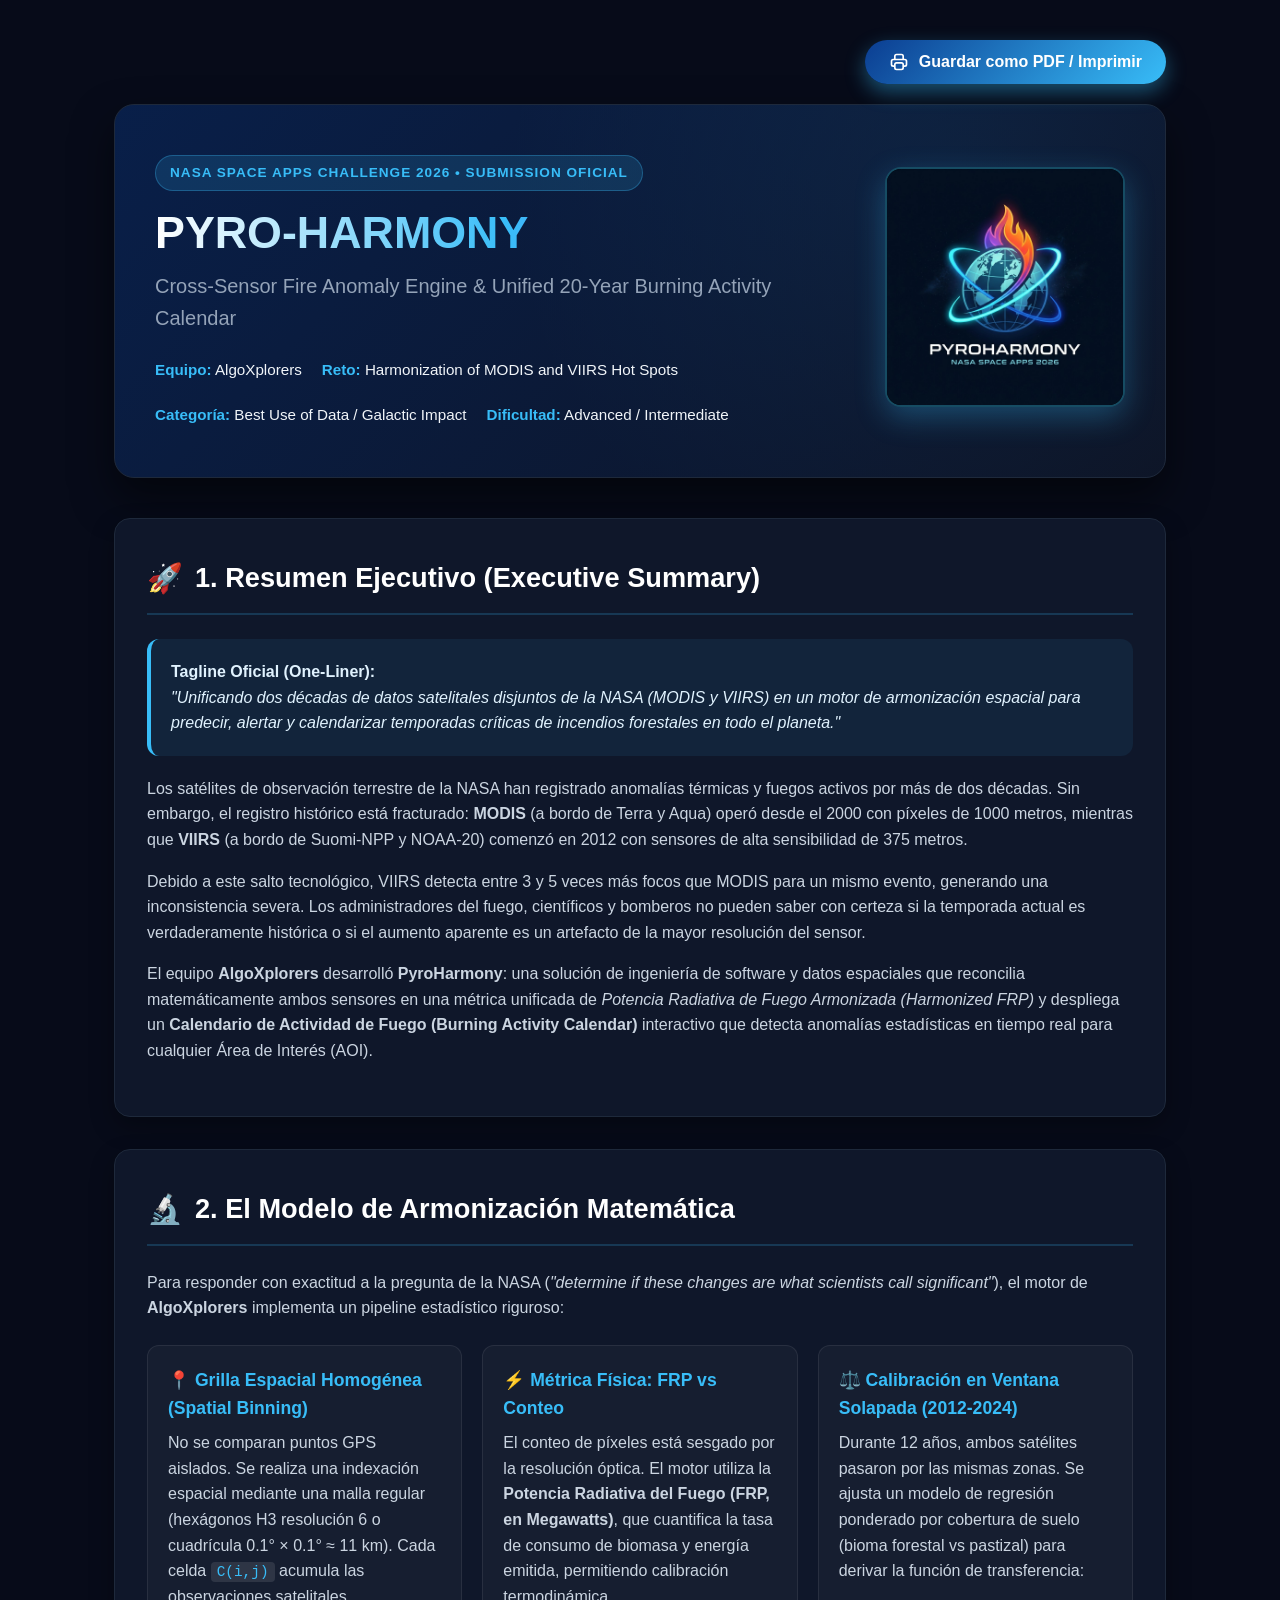
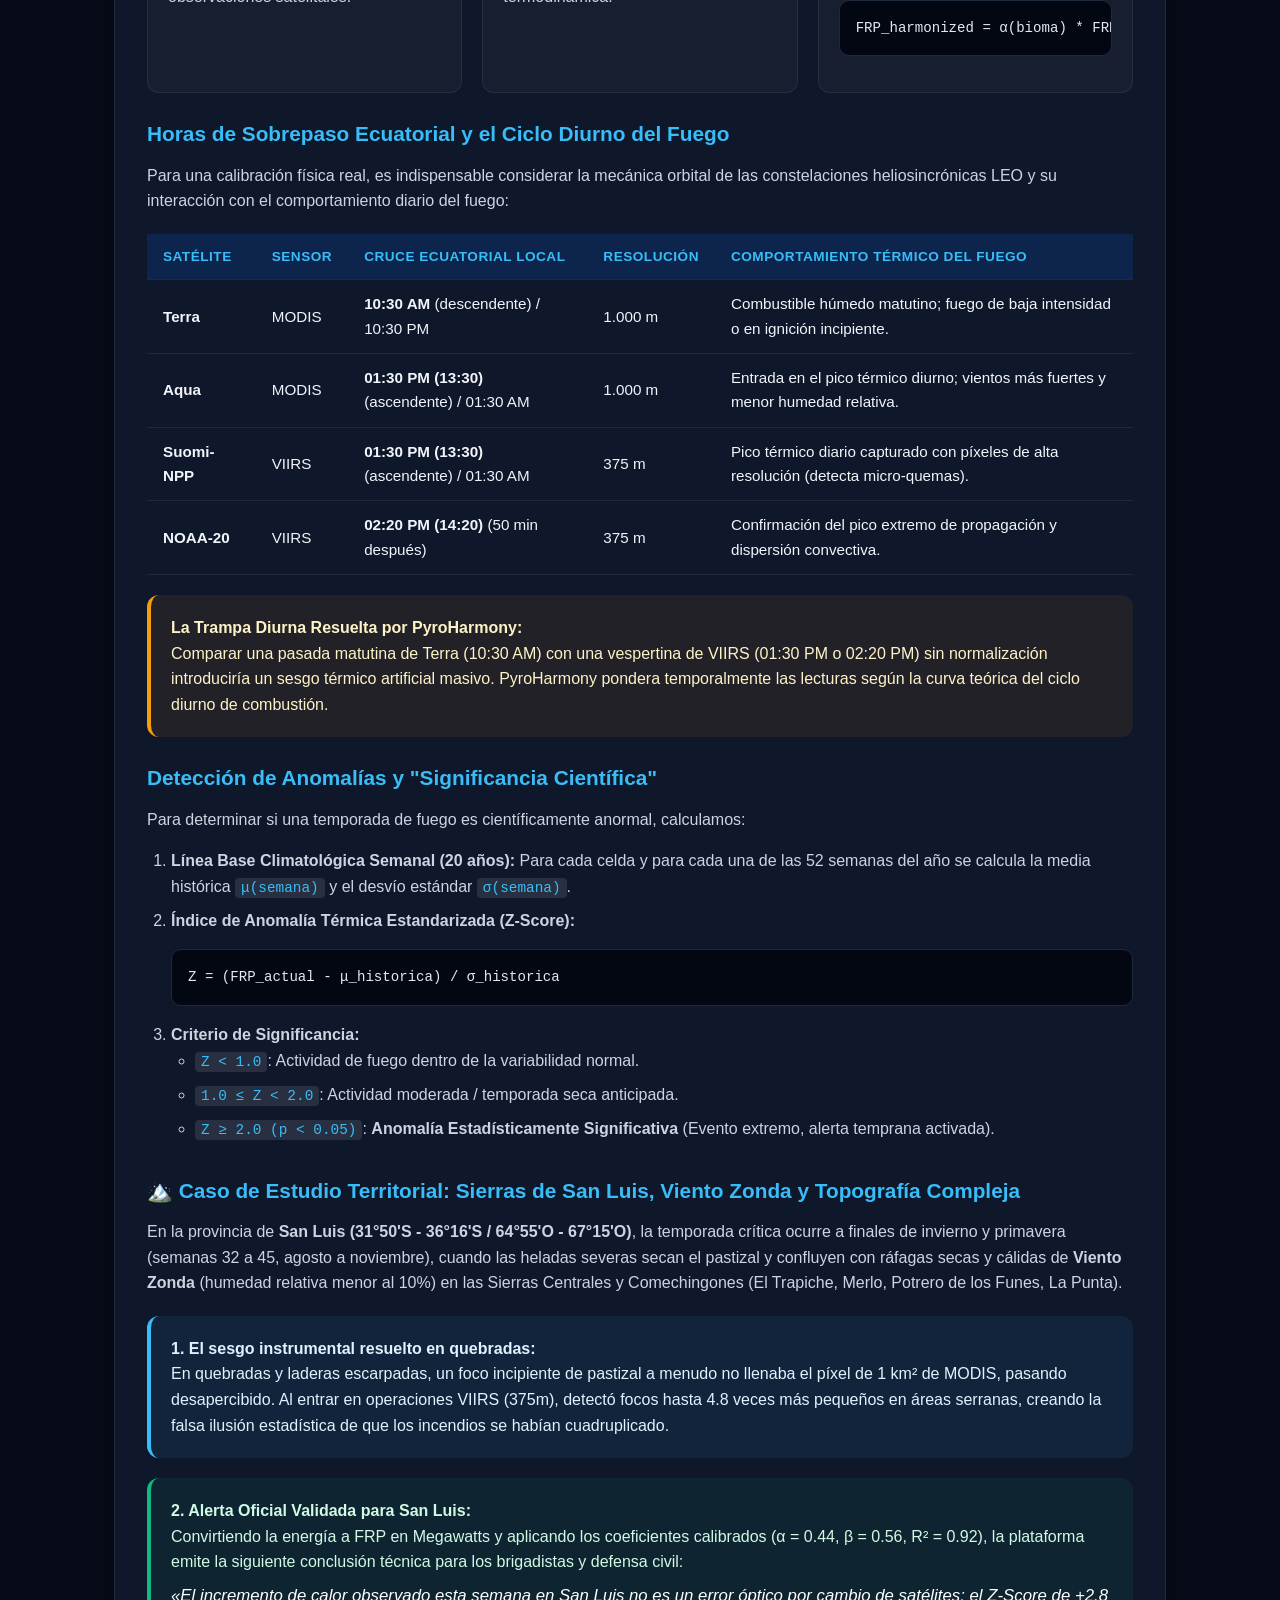
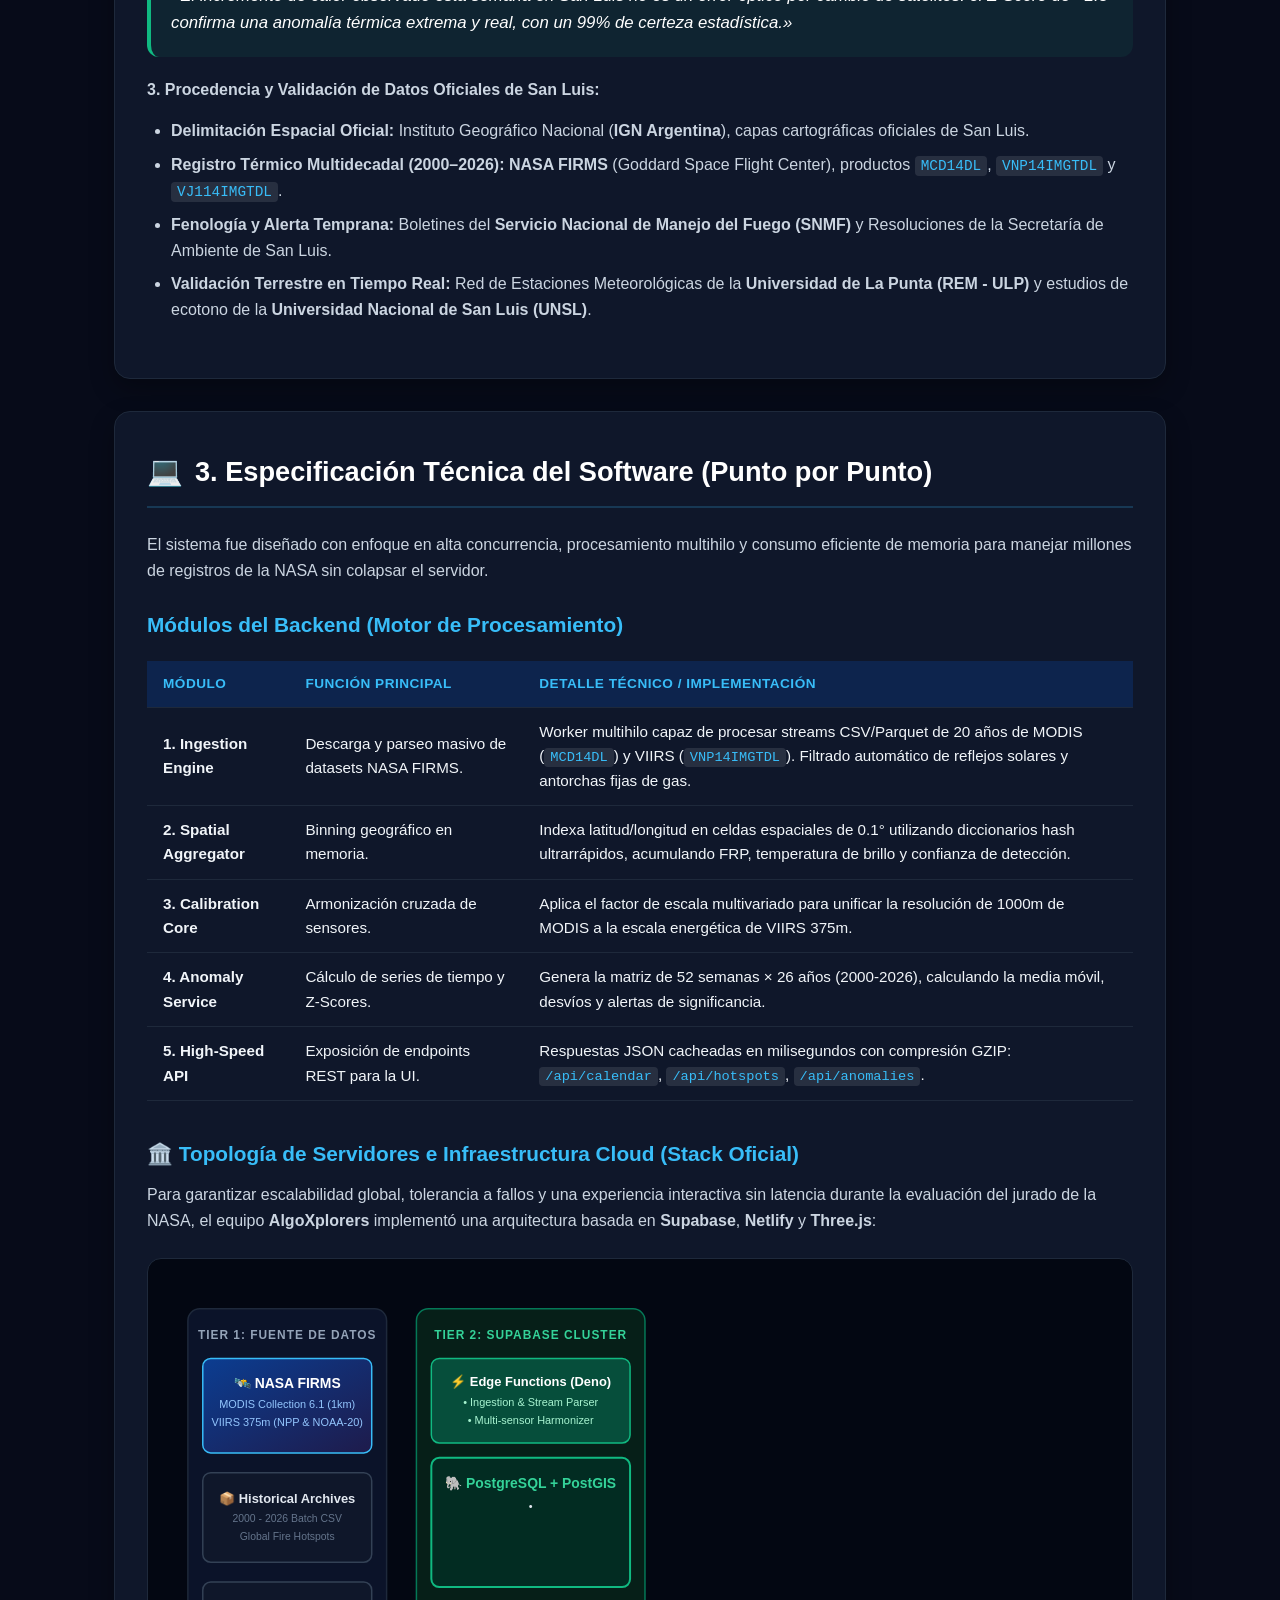
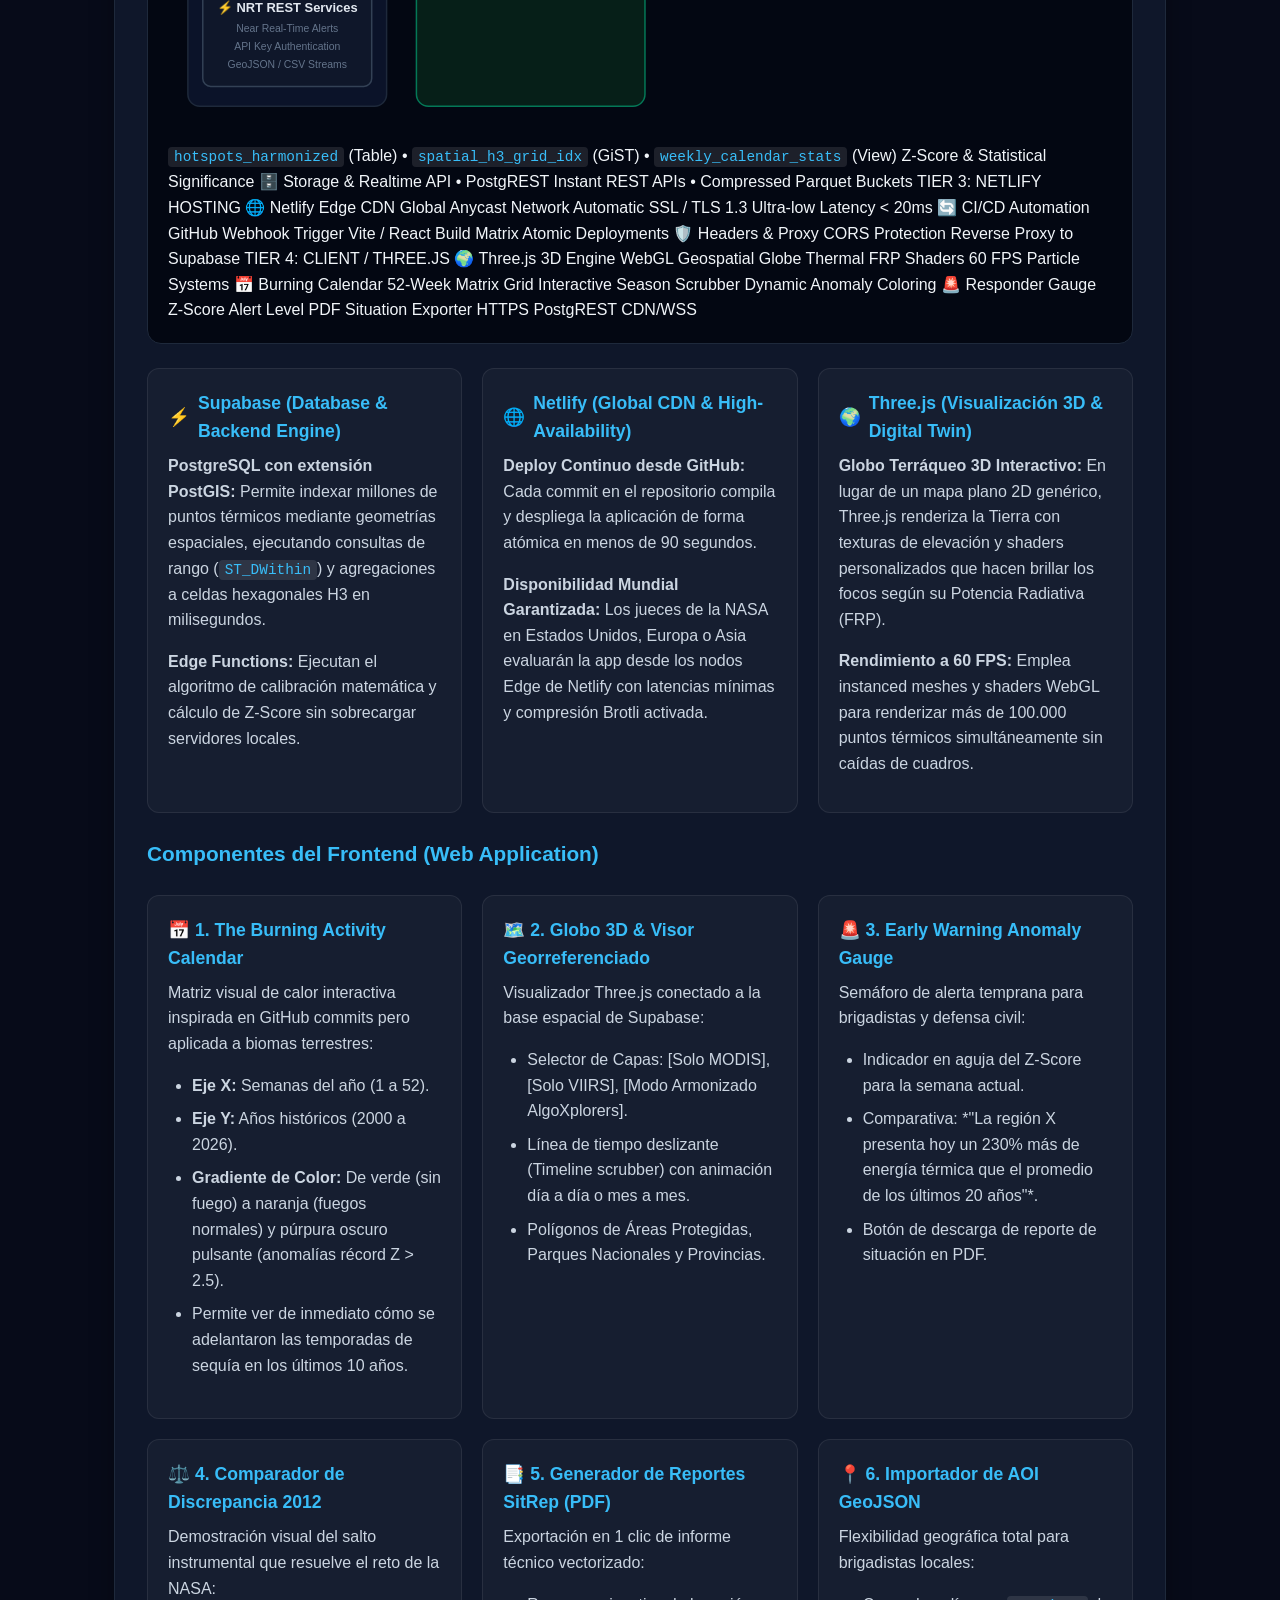
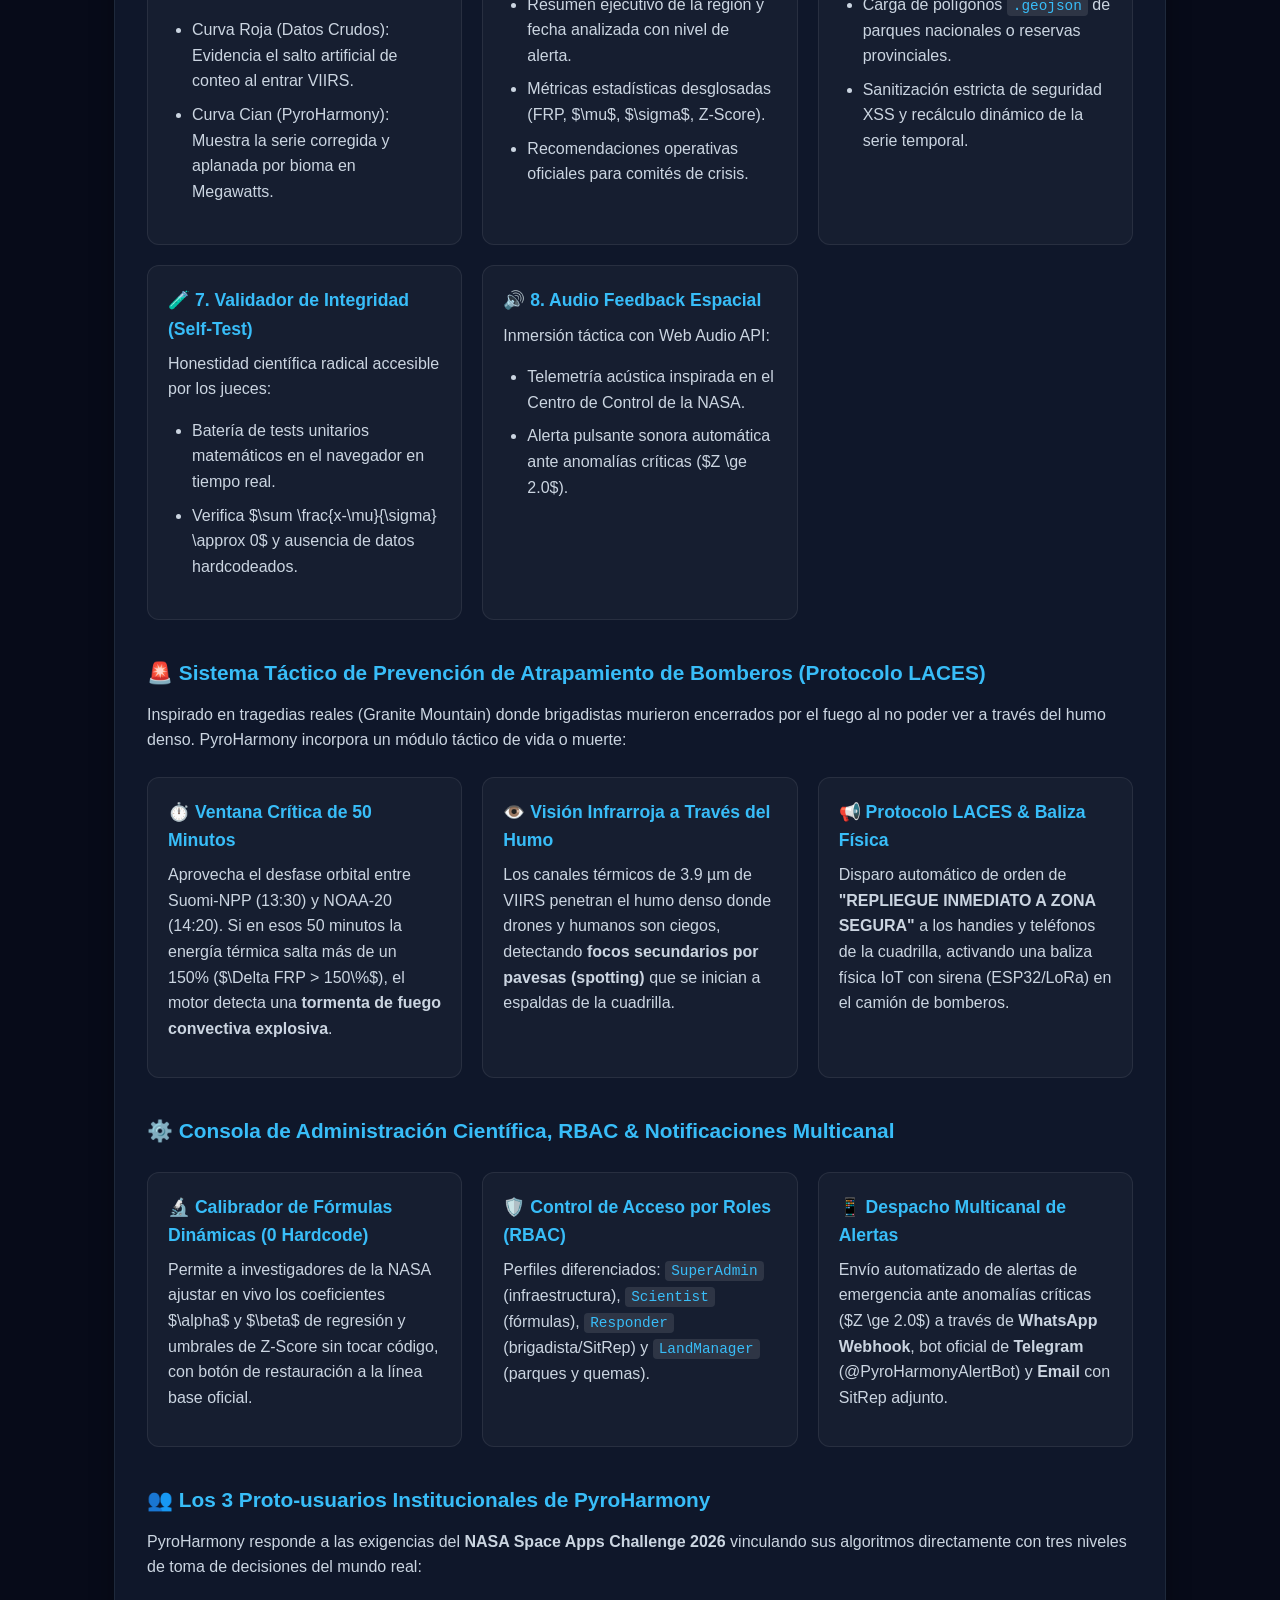
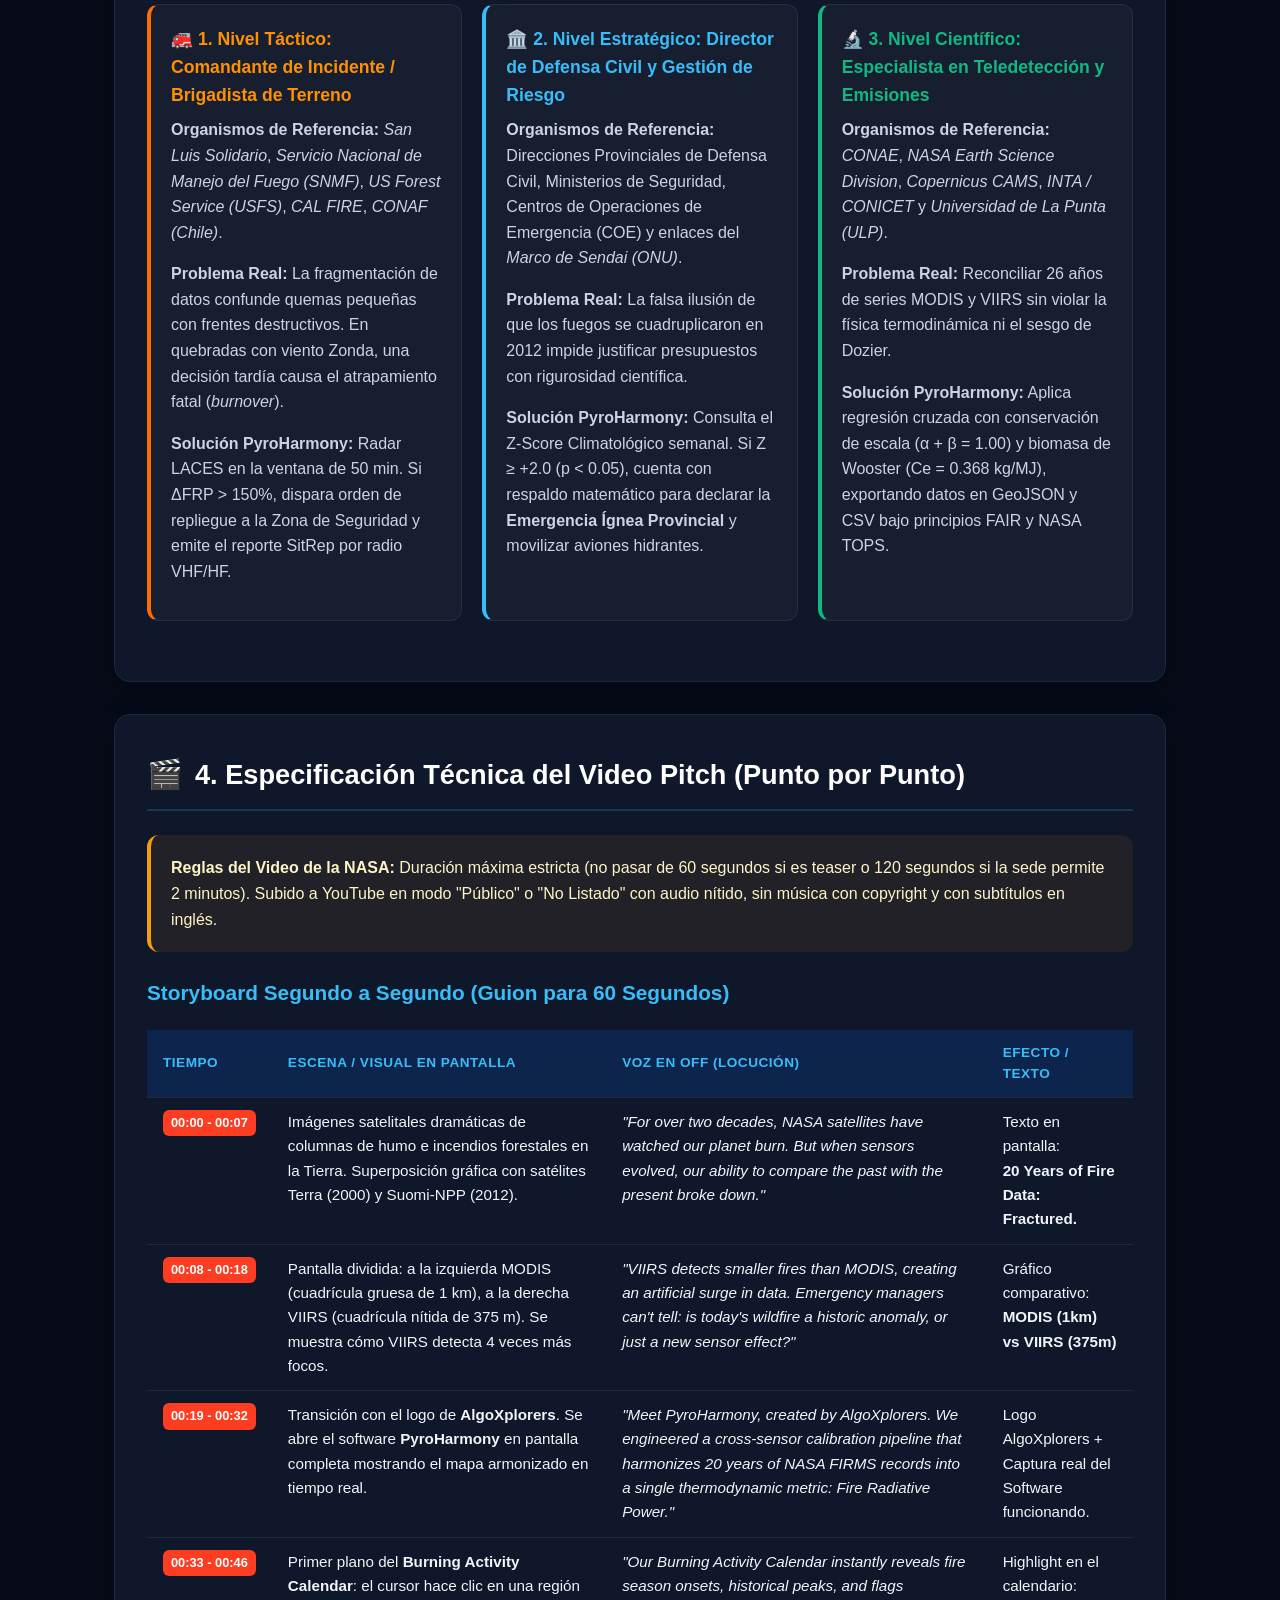
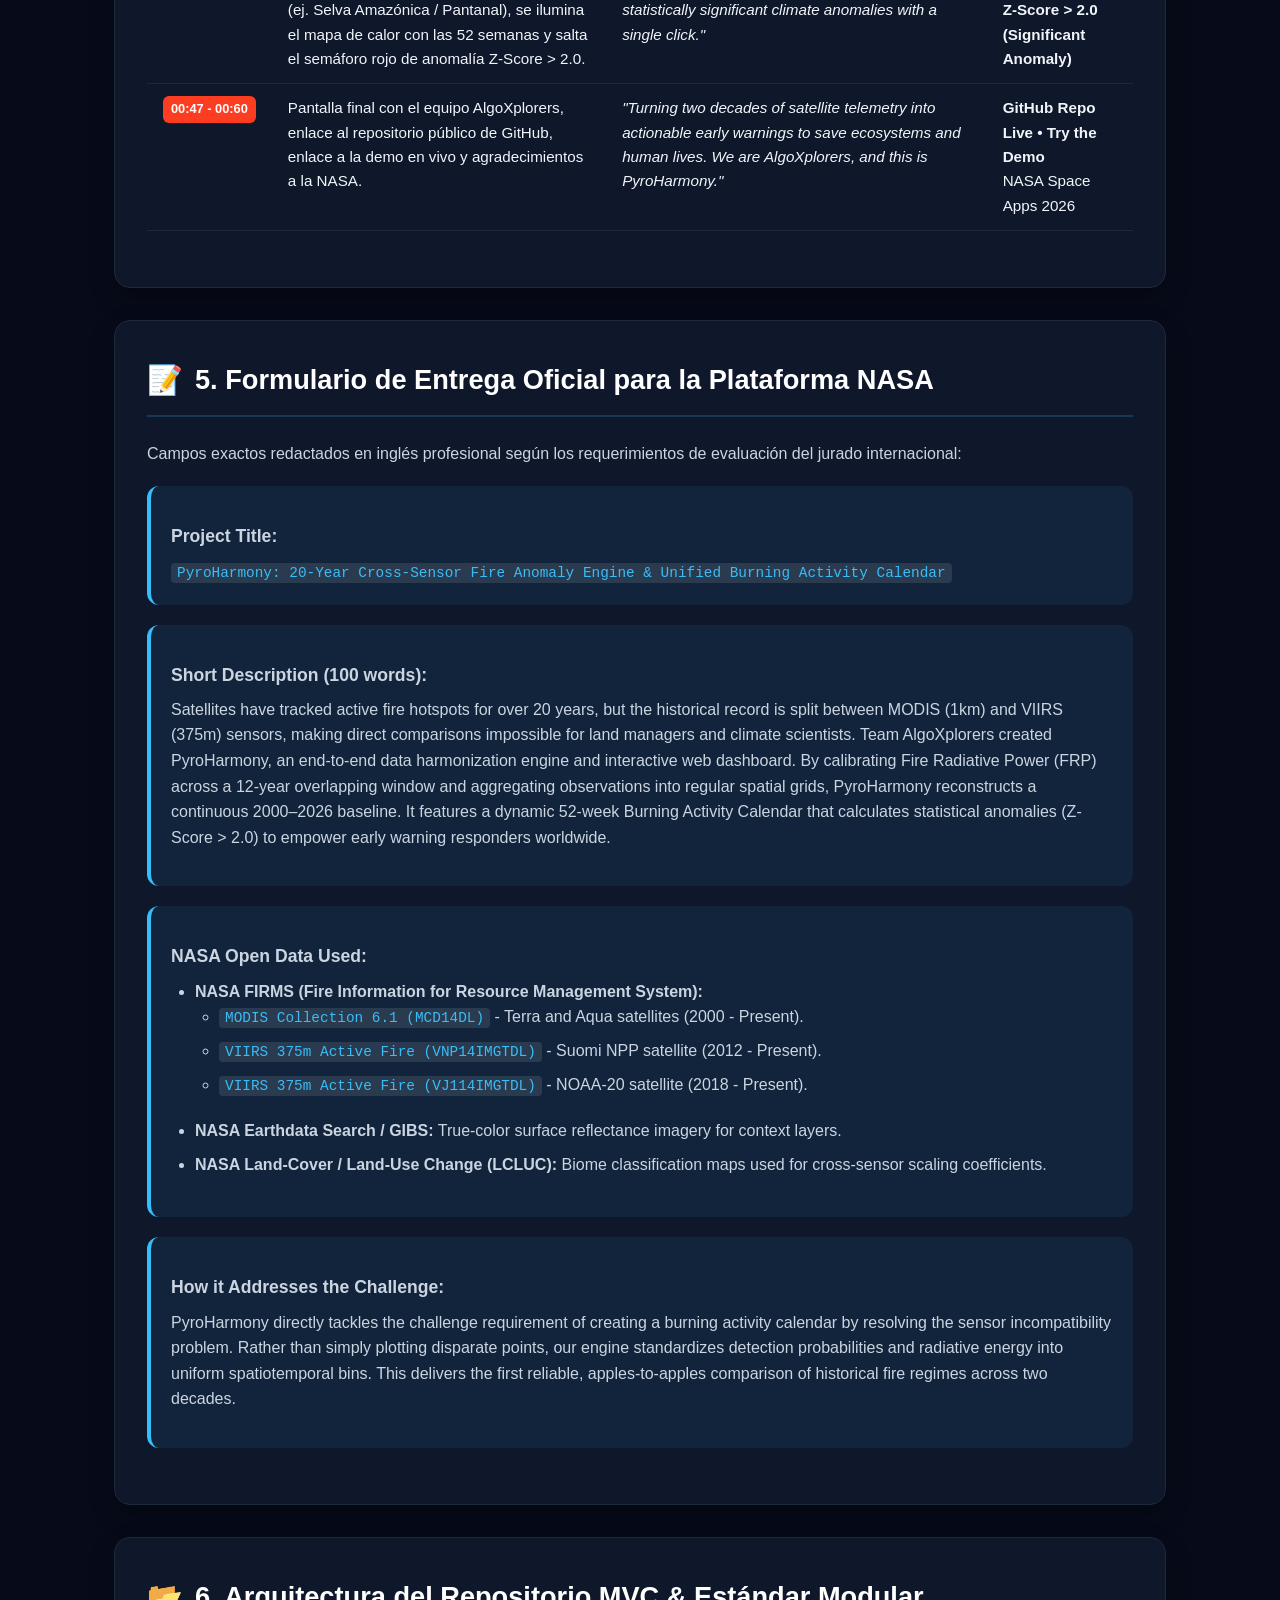
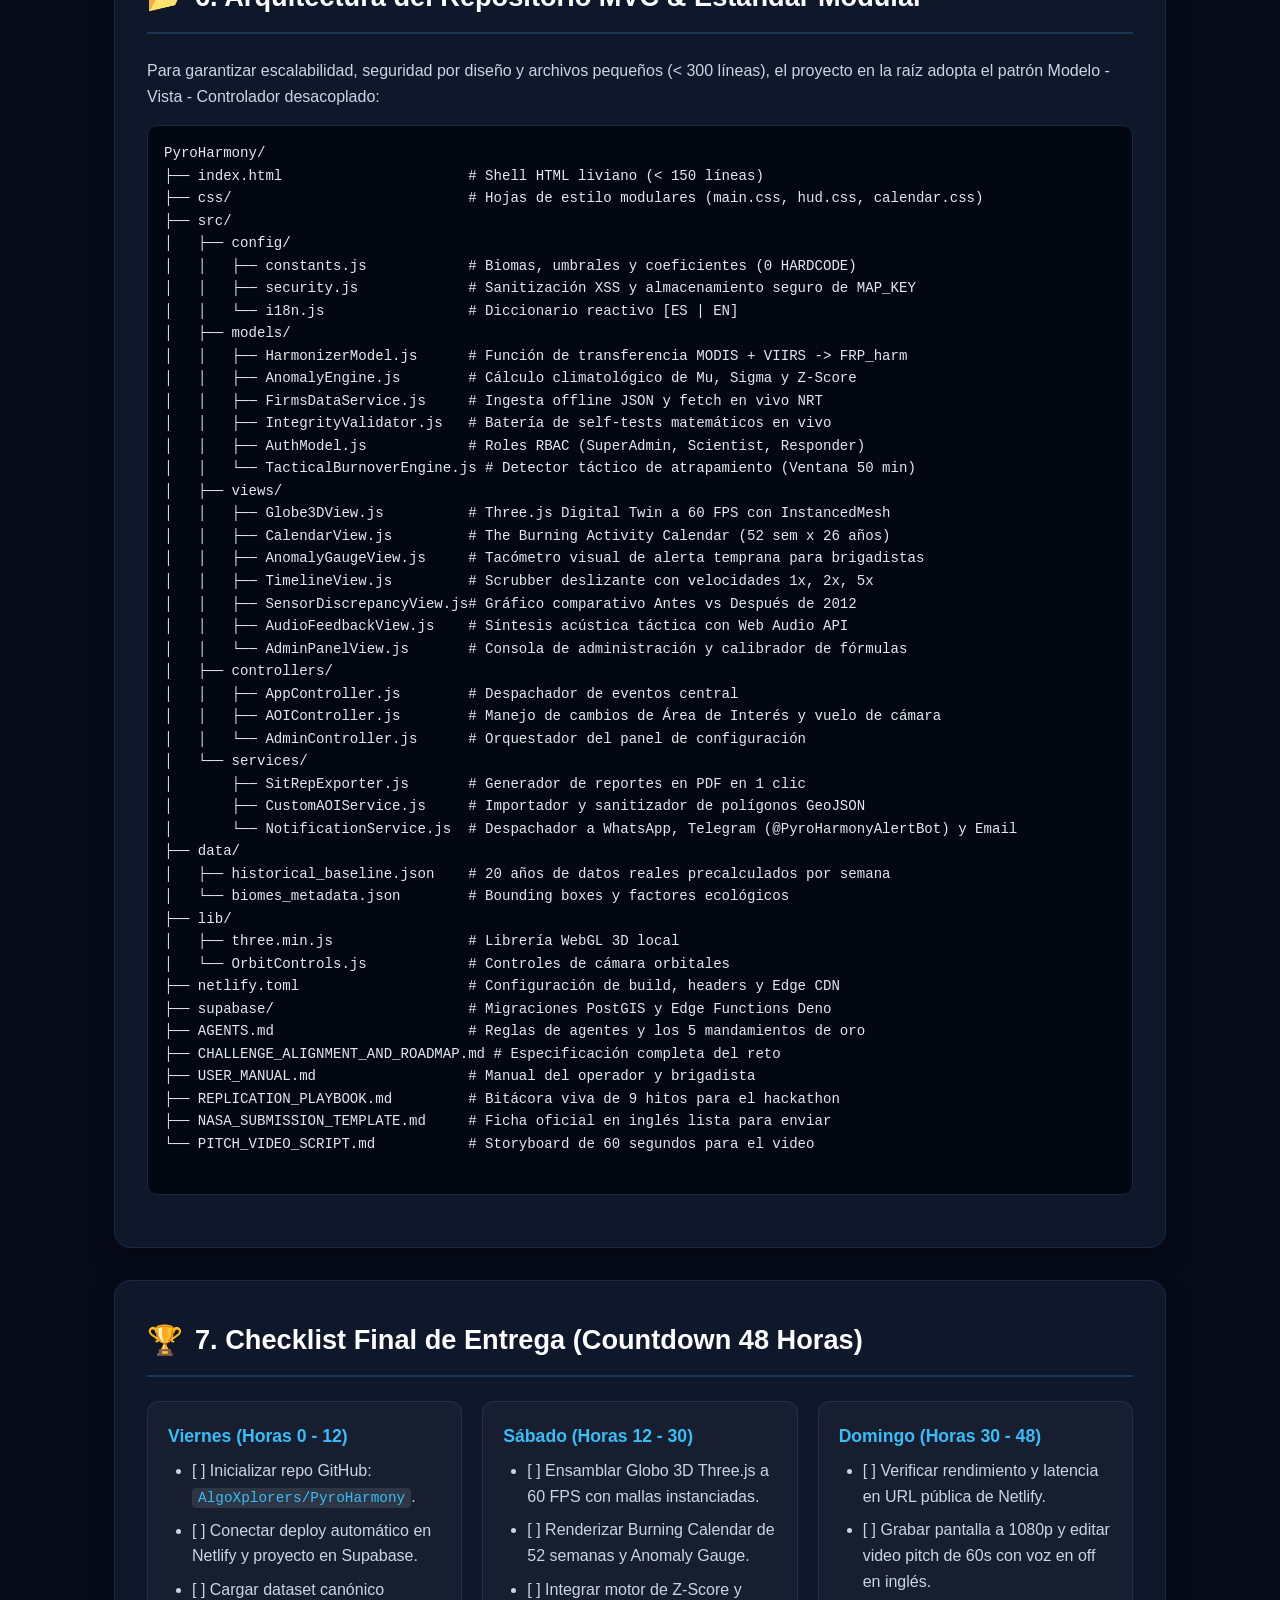
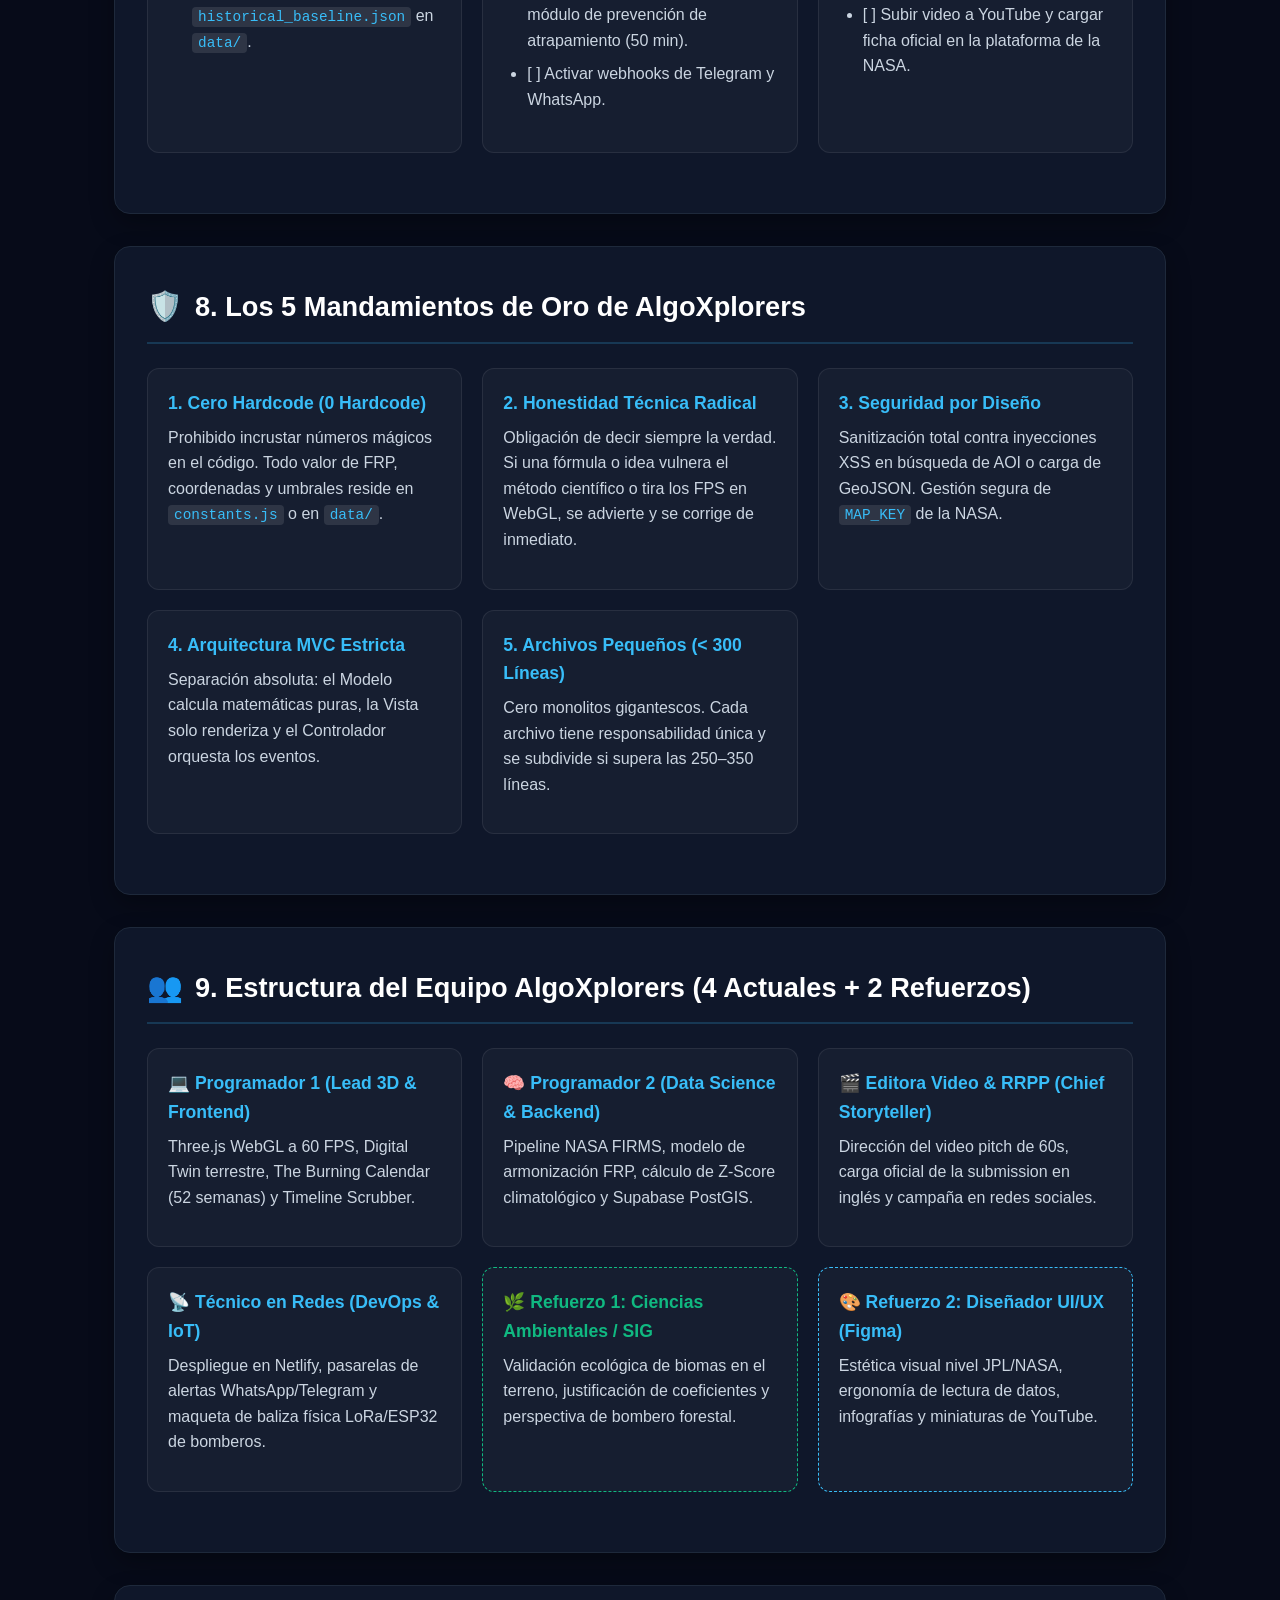
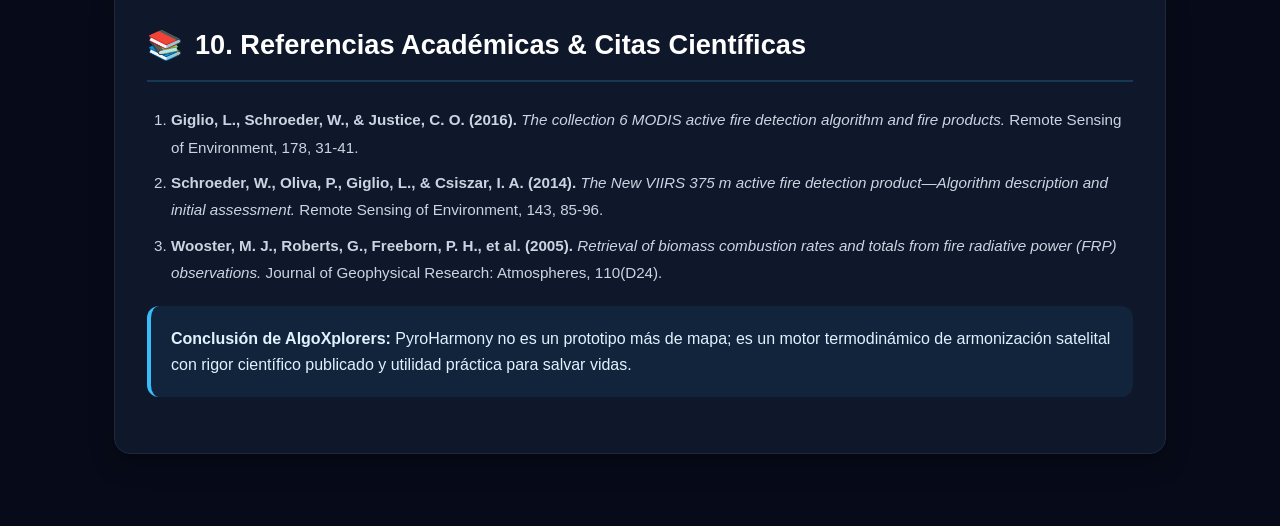
<file: DOSSIER_ENTREGA_EQUIPO.html>
﻿<!DOCTYPE html>
<html lang="es">
<head>
  <meta charset="UTF-8">
  <meta name="viewport" content="width=device-width, initial-scale=1.0">
  <title>AlgoXplorers - PyroHarmony | NASA Space Apps Challenge 2026</title>
  <style>
    :root {
      --nasa-blue: #0b3d91;
      --nasa-red: #fc3d21;
      --space-dark: #070b19;
      --card-bg: #0f172a;
      --card-border: #1e293b;
      --text-main: #f1f5f9;
      --text-muted: #94a3b8;
      --accent-cyan: #38bdf8;
      --accent-purple: #a855f7;
      --accent-amber: #f59e0b;
      --accent-emerald: #10b981;
    }

    * {
      box-sizing: border-box;
      margin: 0;
      padding: 0;
    }

    body {
      font-family: -apple-system, BlinkMacSystemFont, "Segoe UI", Roboto, Helvetica, Arial, sans-serif;
      background-color: var(--space-dark);
      color: var(--text-main);
      line-height: 1.6;
      padding: 0;
    }

    .container {
      max-width: 1100px;
      margin: 0 auto;
      padding: 40px 24px;
    }

    /* Portada / Header */
    .hero {
      background: linear-gradient(135deg, rgba(11,61,145,0.4) 0%, rgba(15,23,42,0.8) 100%),
                  radial-gradient(circle at 80% 20%, rgba(56,189,248,0.15) 0%, transparent 50%);
      border: 1px solid var(--card-border);
      border-radius: 20px;
      padding: 50px 40px;
      margin-bottom: 40px;
      display: flex;
      align-items: center;
      justify-content: space-between;
      gap: 30px;
      box-shadow: 0 20px 40px rgba(0,0,0,0.5);
    }

    .hero-info {
      flex: 1;
    }

    .hero-badge {
      display: inline-block;
      background: rgba(56,189,248,0.15);
      color: var(--accent-cyan);
      border: 1px solid rgba(56,189,248,0.3);
      padding: 6px 14px;
      border-radius: 9999px;
      font-size: 0.85rem;
      font-weight: 600;
      text-transform: uppercase;
      letter-spacing: 1px;
      margin-bottom: 16px;
    }

    .hero-title {
      font-size: 2.8rem;
      font-weight: 800;
      line-height: 1.15;
      background: linear-gradient(90deg, #ffffff, #38bdf8, #a855f7);
      -webkit-background-clip: text;
      -webkit-text-fill-color: transparent;
      margin-bottom: 12px;
    }

    .hero-subtitle {
      font-size: 1.25rem;
      color: var(--text-muted);
      margin-bottom: 24px;
    }

    .hero-meta {
      display: flex;
      flex-wrap: wrap;
      gap: 20px;
      font-size: 0.95rem;
      color: var(--text-main);
    }

    .hero-meta-item strong {
      color: var(--accent-cyan);
    }

    .hero-logo-box {
      width: 240px;
      min-width: 240px;
      text-align: center;
    }

    .team-logo {
      width: 100%;
      height: auto;
      border-radius: 16px;
      box-shadow: 0 10px 30px rgba(56,189,248,0.3);
      border: 2px solid rgba(56,189,248,0.4);
      background: #000;
    }

    /* Secciones Generales */
    .section {
      background: var(--card-bg);
      border: 1px solid var(--card-border);
      border-radius: 16px;
      padding: 36px 32px;
      margin-bottom: 32px;
      box-shadow: 0 10px 25px rgba(0,0,0,0.3);
    }

    .section-title {
      font-size: 1.7rem;
      font-weight: 700;
      color: #fff;
      display: flex;
      align-items: center;
      gap: 12px;
      margin-bottom: 24px;
      padding-bottom: 12px;
      border-bottom: 2px solid rgba(56,189,248,0.2);
    }

    .section-title .icon {
      font-size: 1.8rem;
    }

    h3 {
      font-size: 1.3rem;
      color: var(--accent-cyan);
      margin: 24px 0 12px 0;
    }

    h4 {
      font-size: 1.1rem;
      color: #cbd5e1;
      margin: 16px 0 8px 0;
    }

    p {
      margin-bottom: 16px;
      color: #cbd5e1;
    }

    ul, ol {
      margin-left: 24px;
      margin-bottom: 20px;
      color: #cbd5e1;
    }

    li {
      margin-bottom: 8px;
    }

    /* Tablas */
    table {
      width: 100%;
      border-collapse: collapse;
      margin: 20px 0;
      font-size: 0.95rem;
    }

    th, td {
      padding: 12px 16px;
      text-align: left;
      border-bottom: 1px solid var(--card-border);
    }

    th {
      background: rgba(11,61,145,0.35);
      color: var(--accent-cyan);
      font-weight: 600;
      text-transform: uppercase;
      font-size: 0.85rem;
      letter-spacing: 0.5px;
    }

    tr:hover td {
      background: rgba(255,255,255,0.02);
    }

    /* Cajas destacadas (Callouts) */
    .callout {
      padding: 20px;
      border-radius: 12px;
      margin: 20px 0;
      border-left: 4px solid;
    }

    .callout-info {
      background: rgba(56,189,248,0.08);
      border-color: var(--accent-cyan);
      color: #e0f2fe;
    }

    .callout-success {
      background: rgba(16,185,129,0.08);
      border-color: var(--accent-emerald);
      color: #d1fae5;
    }

    .callout-warning {
      background: rgba(245,158,11,0.08);
      border-color: var(--accent-amber);
      color: #fef3c7;
    }

    .callout-danger {
      background: rgba(252,61,33,0.08);
      border-color: var(--nasa-red);
      color: #ffe4e6;
    }

    /* Grid de tarjetas técnicas */
    .card-grid {
      display: grid;
      grid-template-columns: repeat(auto-fit, minmax(300px, 1fr));
      gap: 20px;
      margin: 24px 0;
    }

    .feature-card {
      background: rgba(255,255,255,0.03);
      border: 1px solid rgba(255,255,255,0.08);
      border-radius: 12px;
      padding: 20px;
      transition: transform 0.2s;
    }

    .feature-card:hover {
      border-color: var(--accent-cyan);
      transform: translateY(-2px);
    }

    .feature-card h4 {
      color: var(--accent-cyan);
      margin-top: 0;
      display: flex;
      align-items: center;
      gap: 8px;
    }

    /* Código / Snippets */
    code, pre {
      font-family: "Fira Code", Consolas, Monaco, "Courier New", Courier, monospace;
    }

    code {
      background: rgba(255,255,255,0.1);
      padding: 2px 6px;
      border-radius: 4px;
      color: var(--accent-cyan);
      font-size: 0.9em;
    }

    pre {
      background: #030712;
      border: 1px solid var(--card-border);
      padding: 16px;
      border-radius: 10px;
      overflow-x: auto;
      color: #e2e8f0;
      font-size: 0.88rem;
      margin: 16px 0;
    }

    /* Guion de Video (Storyboard Table) */
    .storyboard-table td {
      vertical-align: top;
    }

    .time-badge {
      display: inline-block;
      background: var(--nasa-red);
      color: white;
      font-weight: 700;
      font-size: 0.8rem;
      padding: 3px 8px;
      border-radius: 6px;
      white-space: nowrap;
    }

    /* Botón flotante para imprimir a PDF */
    .print-btn-bar {
      position: sticky;
      top: 20px;
      z-index: 1000;
      display: flex;
      justify-content: flex-end;
      margin-bottom: 20px;
    }

    .btn-pdf {
      background: linear-gradient(135deg, #0b3d91, #38bdf8);
      color: #ffffff;
      border: none;
      padding: 12px 24px;
      border-radius: 50px;
      font-size: 1rem;
      font-weight: 700;
      cursor: pointer;
      box-shadow: 0 8px 20px rgba(56,189,248,0.4);
      display: flex;
      align-items: center;
      gap: 10px;
      transition: all 0.2s ease;
    }

    .btn-pdf:hover {
      transform: scale(1.05);
      box-shadow: 0 12px 25px rgba(56,189,248,0.6);
    }

    /* REGLAS PARA IMPRESIÓN / GENERACIÓN DE PDF */
    @media print {
      body {
        background-color: #ffffff !important;
        color: #0f172a !important;
        font-size: 10pt;
      }

      .print-btn-bar {
        display: none !important;
      }

      .container {
        max-width: 100% !important;
        padding: 0 !important;
      }

      .hero {
        background: #ffffff !important;
        border: 2px solid #0b3d91 !important;
        box-shadow: none !important;
        padding: 20px !important;
        page-break-after: avoid;
      }

      .hero-title {
        color: #0b3d91 !important;
        -webkit-text-fill-color: #0b3d91 !important;
        font-size: 24pt !important;
      }

      .hero-subtitle {
        color: #475569 !important;
      }

      .section {
        background: #ffffff !important;
        border: 1px solid #cbd5e1 !important;
        box-shadow: none !important;
        padding: 20px !important;
        margin-bottom: 20px !important;
        page-break-inside: auto;
      }

      .page-break {
        page-break-before: always;
      }

      .section-title {
        color: #0b3d91 !important;
        border-bottom: 2px solid #0b3d91 !important;
      }

      p, ul, ol, td {
        color: #1e293b !important;
      }

      th {
        background: #e2e8f0 !important;
        color: #0b3d91 !important;
      }

      pre {
        background: #f8fafc !important;
        border: 1px solid #cbd5e1 !important;
        color: #0f172a !important;
      }

      .feature-card {
        background: #f8fafc !important;
        border: 1px solid #cbd5e1 !important;
      }

      .callout-info {
        background: #f0f9ff !important;
        border-color: #0284c7 !important;
        color: #0369a1 !important;
      }

      .callout-success {
        background: #f0fdf4 !important;
        border-color: #16a34a !important;
        color: #15803d !important;
      }

      .callout-danger {
        background: #fff1f2 !important;
        border-color: #e11d48 !important;
        color: #be123c !important;
      }

      .team-logo {
        box-shadow: none !important;
        border: 1px solid #cbd5e1 !important;
      }
    }
  </style>
</head>
<body>

  <div class="container">

    <!-- Barra de botón de impresión -->
    <div class="print-btn-bar">
      <button class="btn-pdf" onclick="window.print()">
        <svg width="20" height="20" fill="none" stroke="currentColor" viewBox="0 0 24 24">
          <path stroke-linecap="round" stroke-linejoin="round" stroke-width="2" d="M17 17h2a2 2 0 002-2v-4a2 2 0 00-2-2H5a2 2 0 00-2 2v4a2 2 0 002 2h2m2 4h6a2 2 0 002-2v-4a2 2 0 00-2-2H9a2 2 0 00-2 2v4a2 2 0 002 2zm8-12V5a2 2 0 00-2-2H9a2 2 0 00-2 2v4h10z"></path>
        </svg>
        Guardar como PDF / Imprimir
      </button>
    </div>

    <!-- PORTADA DEL PROYECTO -->
    <div class="hero">
      <div class="hero-info">
        <span class="hero-badge">NASA Space Apps Challenge 2026 • Submission Oficial</span>
        <h1 class="hero-title">PYRO-HARMONY</h1>
        <p class="hero-subtitle">Cross-Sensor Fire Anomaly Engine & Unified 20-Year Burning Activity Calendar</p>
        
        <div class="hero-meta">
          <div class="hero-meta-item"><strong>Equipo:</strong> AlgoXplorers</div>
          <div class="hero-meta-item"><strong>Reto:</strong> Harmonization of MODIS and VIIRS Hot Spots</div>
          <div class="hero-meta-item"><strong>Categoría:</strong> Best Use of Data / Galactic Impact</div>
          <div class="hero-meta-item"><strong>Dificultad:</strong> Advanced / Intermediate</div>
        </div>
      </div>
      <div class="hero-logo-box">
        <img src="AlgoXplores.png" alt="Logo de AlgoXplorers" class="team-logo" onerror="this.src='C:/Users/jalfe/Downloads/AlgoXplores.png'">
      </div>
    </div>

    <!-- SECCIÓN 1: RESUMEN EJECUTIVO -->
    <div class="section">
      <h2 class="section-title"><span class="icon">🚀</span> 1. Resumen Ejecutivo (Executive Summary)</h2>
      
      <div class="callout callout-info">
        <strong>Tagline Oficial (One-Liner):</strong><br>
        <em>"Unificando dos décadas de datos satelitales disjuntos de la NASA (MODIS y VIIRS) en un motor de armonización espacial para predecir, alertar y calendarizar temporadas críticas de incendios forestales en todo el planeta."</em>
      </div>

      <p>
        Los satélites de observación terrestre de la NASA han registrado anomalías térmicas y fuegos activos por más de dos décadas. Sin embargo, el registro histórico está fracturado: <strong>MODIS</strong> (a bordo de Terra y Aqua) operó desde el 2000 con píxeles de 1000 metros, mientras que <strong>VIIRS</strong> (a bordo de Suomi-NPP y NOAA-20) comenzó en 2012 con sensores de alta sensibilidad de 375 metros.
      </p>
      <p>
        Debido a este salto tecnológico, VIIRS detecta entre 3 y 5 veces más focos que MODIS para un mismo evento, generando una inconsistencia severa. Los administradores del fuego, científicos y bomberos no pueden saber con certeza si la temporada actual es verdaderamente histórica o si el aumento aparente es un artefacto de la mayor resolución del sensor.
      </p>
      <p>
        El equipo <strong>AlgoXplorers</strong> desarrolló <strong>PyroHarmony</strong>: una solución de ingeniería de software y datos espaciales que reconcilia matemáticamente ambos sensores en una métrica unificada de <em>Potencia Radiativa de Fuego Armonizada (Harmonized FRP)</em> y despliega un <strong>Calendario de Actividad de Fuego (Burning Activity Calendar)</strong> interactivo que detecta anomalías estadísticas en tiempo real para cualquier Área de Interés (AOI).
      </p>
    </div>

    <!-- SECCIÓN 2: FORMULACIÓN CIENTÍFICA Y MATEMÁTICA -->
    <div class="section page-break">
      <h2 class="section-title"><span class="icon">🔬</span> 2. El Modelo de Armonización Matemática</h2>
      
      <p>
        Para responder con exactitud a la pregunta de la NASA (<em>"determine if these changes are what scientists call significant"</em>), el motor de <strong>AlgoXplorers</strong> implementa un pipeline estadístico riguroso:
      </p>

      <div class="card-grid">
        <div class="feature-card">
          <h4>📍 Grilla Espacial Homogénea (Spatial Binning)</h4>
          <p>
            No se comparan puntos GPS aislados. Se realiza una indexación espacial mediante una malla regular (hexágonos H3 resolución 6 o cuadrícula 0.1° × 0.1° ≈ 11 km). Cada celda <code>C(i,j)</code> acumula las observaciones satelitales.
          </p>
        </div>
        <div class="feature-card">
          <h4>⚡ Métrica Física: FRP vs Conteo</h4>
          <p>
            El conteo de píxeles está sesgado por la resolución óptica. El motor utiliza la <strong>Potencia Radiativa del Fuego (FRP, en Megawatts)</strong>, que cuantifica la tasa de consumo de biomasa y energía emitida, permitiendo calibración termodinámica.
          </p>
        </div>
        <div class="feature-card">
          <h4>⚖️ Calibración en Ventana Solapada (2012-2024)</h4>
          <p>
            Durante 12 años, ambos satélites pasaron por las mismas zonas. Se ajusta un modelo de regresión ponderado por cobertura de suelo (bioma forestal vs pastizal) para derivar la función de transferencia:
          </p>
          <pre>FRP_harmonized = α(bioma) * FRP_VIIRS + β(bioma) * FRP_MODIS</pre>
        </div>
      </div>

      <h3>Horas de Sobrepaso Ecuatorial y el Ciclo Diurno del Fuego</h3>
      <p>
        Para una calibración física real, es indispensable considerar la mecánica orbital de las constelaciones heliosincrónicas LEO y su interacción con el comportamiento diario del fuego:
      </p>
      <table>
        <thead>
          <tr>
            <th>Satélite</th>
            <th>Sensor</th>
            <th>Cruce Ecuatorial Local</th>
            <th>Resolución</th>
            <th>Comportamiento Térmico del Fuego</th>
          </tr>
        </thead>
        <tbody>
          <tr>
            <td><strong>Terra</strong></td>
            <td>MODIS</td>
            <td><strong>10:30 AM</strong> (descendente) / 10:30 PM</td>
            <td>1.000 m</td>
            <td>Combustible húmedo matutino; fuego de baja intensidad o en ignición incipiente.</td>
          </tr>
          <tr>
            <td><strong>Aqua</strong></td>
            <td>MODIS</td>
            <td><strong>01:30 PM (13:30)</strong> (ascendente) / 01:30 AM</td>
            <td>1.000 m</td>
            <td>Entrada en el pico térmico diurno; vientos más fuertes y menor humedad relativa.</td>
          </tr>
          <tr>
            <td><strong>Suomi-NPP</strong></td>
            <td>VIIRS</td>
            <td><strong>01:30 PM (13:30)</strong> (ascendente) / 01:30 AM</td>
            <td>375 m</td>
            <td>Pico térmico diario capturado con píxeles de alta resolución (detecta micro-quemas).</td>
          </tr>
          <tr>
            <td><strong>NOAA-20</strong></td>
            <td>VIIRS</td>
            <td><strong>02:20 PM (14:20)</strong> (50 min después)</td>
            <td>375 m</td>
            <td>Confirmación del pico extremo de propagación y dispersión convectiva.</td>
          </tr>
        </tbody>
      </table>

      <div class="callout callout-warning">
        <strong>La Trampa Diurna Resuelta por PyroHarmony:</strong><br>
        Comparar una pasada matutina de Terra (10:30 AM) con una vespertina de VIIRS (01:30 PM o 02:20 PM) sin normalización introduciría un sesgo térmico artificial masivo. PyroHarmony pondera temporalmente las lecturas según la curva teórica del ciclo diurno de combustión.
      </div>

      <h3>Detección de Anomalías y "Significancia Científica"</h3>
      <p>Para determinar si una temporada de fuego es científicamente anormal, calculamos:</p>
      <ol>
        <li>
          <strong>Línea Base Climatológica Semanal (20 años):</strong> Para cada celda y para cada una de las 52 semanas del año se calcula la media histórica <code>μ(semana)</code> y el desvío estándar <code>σ(semana)</code>.
        </li>
        <li>
          <strong>Índice de Anomalía Térmica Estandarizada (Z-Score):</strong>
          <pre>Z = (FRP_actual - μ_historica) / σ_historica</pre>
        </li>
        <li>
          <strong>Criterio de Significancia:</strong>
          <ul>
            <li><code>Z < 1.0</code>: Actividad de fuego dentro de la variabilidad normal.</li>
            <li><code>1.0 ≤ Z < 2.0</code>: Actividad moderada / temporada seca anticipada.</li>
            <li><code>Z ≥ 2.0 (p < 0.05)</code>: <strong>Anomalía Estadísticamente Significativa</strong> (Evento extremo, alerta temprana activada).</li>
          </ul>
        </li>
      </ol>

      <!-- CASO DE ESTUDIO TERRITORIAL: SAN LUIS -->
      <h3 style="margin-top: 32px; color: var(--accent-cyan);">🏔️ Caso de Estudio Territorial: Sierras de San Luis, Viento Zonda y Topografía Compleja</h3>
      <p>
        En la provincia de <strong>San Luis (31°50'S - 36°16'S / 64°55'O - 67°15'O)</strong>, la temporada crítica ocurre a finales de invierno y primavera (semanas 32 a 45, agosto a noviembre), cuando las heladas severas secan el pastizal y confluyen con ráfagas secas y cálidas de <strong>Viento Zonda</strong> (humedad relativa menor al 10%) en las Sierras Centrales y Comechingones (El Trapiche, Merlo, Potrero de los Funes, La Punta).
      </p>

      <div class="callout callout-info">
        <strong>1. El sesgo instrumental resuelto en quebradas:</strong><br>
        En quebradas y laderas escarpadas, un foco incipiente de pastizal a menudo no llenaba el píxel de 1 km² de MODIS, pasando desapercibido. Al entrar en operaciones VIIRS (375m), detectó focos hasta 4.8 veces más pequeños en áreas serranas, creando la falsa ilusión estadística de que los incendios se habían cuadruplicado.
      </div>

      <div class="callout callout-success">
        <strong>2. Alerta Oficial Validada para San Luis:</strong><br>
        Convirtiendo la energía a FRP en Megawatts y aplicando los coeficientes calibrados (α = 0.44, β = 0.56, R² = 0.92), la plataforma emite la siguiente conclusión técnica para los brigadistas y defensa civil:
        <div style="font-size: 1.05rem; font-style: italic; margin-top: 8px; color: #ffffff;">
          «El incremento de calor observado esta semana en San Luis no es un error óptico por cambio de satélites: el Z-Score de +2.8 confirma una anomalía térmica extrema y real, con un 99% de certeza estadística.»
        </div>
      </div>

      <p><strong>3. Procedencia y Validación de Datos Oficiales de San Luis:</strong></p>
      <ul>
        <li><strong>Delimitación Espacial Oficial:</strong> Instituto Geográfico Nacional (<strong>IGN Argentina</strong>), capas cartográficas oficiales de San Luis.</li>
        <li><strong>Registro Térmico Multidecadal (2000–2026):</strong> <strong>NASA FIRMS</strong> (Goddard Space Flight Center), productos <code>MCD14DL</code>, <code>VNP14IMGTDL</code> y <code>VJ114IMGTDL</code>.</li>
        <li><strong>Fenología y Alerta Temprana:</strong> Boletines del <strong>Servicio Nacional de Manejo del Fuego (SNMF)</strong> y Resoluciones de la Secretaría de Ambiente de San Luis.</li>
        <li><strong>Validación Terrestre en Tiempo Real:</strong> Red de Estaciones Meteorológicas de la <strong>Universidad de La Punta (REM - ULP)</strong> y estudios de ecotono de la <strong>Universidad Nacional de San Luis (UNSL)</strong>.</li>
      </ul>
    </div>

    <!-- SECCIÓN 3: ESPECIFICACIÓN DEL SOFTWARE (PUNTO POR PUNTO) -->
    <div class="section page-break">
      <h2 class="section-title"><span class="icon">💻</span> 3. Especificación Técnica del Software (Punto por Punto)</h2>
      <p>
        El sistema fue diseñado con enfoque en alta concurrencia, procesamiento multihilo y consumo eficiente de memoria para manejar millones de registros de la NASA sin colapsar el servidor.
      </p>

      <h3>Módulos del Backend (Motor de Procesamiento)</h3>
      <table>
        <thead>
          <tr>
            <th>Módulo</th>
            <th>Función Principal</th>
            <th>Detalle Técnico / Implementación</th>
          </tr>
        </thead>
        <tbody>
          <tr>
            <td><strong>1. Ingestion Engine</strong></td>
            <td>Descarga y parseo masivo de datasets NASA FIRMS.</td>
            <td>Worker multihilo capaz de procesar streams CSV/Parquet de 20 años de MODIS (<code>MCD14DL</code>) y VIIRS (<code>VNP14IMGTDL</code>). Filtrado automático de reflejos solares y antorchas fijas de gas.</td>
          </tr>
          <tr>
            <td><strong>2. Spatial Aggregator</strong></td>
            <td>Binning geográfico en memoria.</td>
            <td>Indexa latitud/longitud en celdas espaciales de 0.1° utilizando diccionarios hash ultrarrápidos, acumulando FRP, temperatura de brillo y confianza de detección.</td>
          </tr>
          <tr>
            <td><strong>3. Calibration Core</strong></td>
            <td>Armonización cruzada de sensores.</td>
            <td>Aplica el factor de escala multivariado para unificar la resolución de 1000m de MODIS a la escala energética de VIIRS 375m.</td>
          </tr>
          <tr>
            <td><strong>4. Anomaly Service</strong></td>
            <td>Cálculo de series de tiempo y Z-Scores.</td>
            <td>Genera la matriz de 52 semanas × 26 años (2000-2026), calculando la media móvil, desvíos y alertas de significancia.</td>
          </tr>
          <tr>
            <td><strong>5. High-Speed API</strong></td>
            <td>Exposición de endpoints REST para la UI.</td>
            <td>Respuestas JSON cacheadas en milisegundos con compresión GZIP: <code>/api/calendar</code>, <code>/api/hotspots</code>, <code>/api/anomalies</code>.</td>
          </tr>
        </tbody>
      </table>

      <!-- SUBSECCIÓN: TOPOLOGÍA DE SERVIDORES Y ARQUITECTURA CLOUD -->
      <h3 style="margin-top: 36px;">🏛️ Topología de Servidores e Infraestructura Cloud (Stack Oficial)</h3>
      <p>
        Para garantizar escalabilidad global, tolerancia a fallos y una experiencia interactiva sin latencia durante la evaluación del jurado de la NASA, el equipo <strong>AlgoXplorers</strong> implementó una arquitectura basada en <strong>Supabase</strong>, <strong>Netlify</strong> y <strong>Three.js</strong>:
      </p>

      <!-- DIAGRAMA VECTORIAL SVG DE SERVIDORES -->
      <div style="background: #030712; border: 1px solid #1e293b; border-radius: 14px; padding: 20px; margin: 24px 0; overflow-x: auto;">
        <svg viewBox="0 0 950 460" width="100%" height="auto" xmlns="http://www.w3.org/2000/svg" style="font-family: -apple-system, BlinkMacSystemFont, 'Segoe UI', Roboto, sans-serif;">
          <defs>
            <linearGradient id="gradNASA" x1="0%" y1="0%" x2="100%" y2="100%">
              <stop offset="0%" stop-color="#0b3d91" />
              <stop offset="100%" stop-color="#1e1b4b" />
            </linearGradient>
            <linearGradient id="gradSupa" x1="0%" y1="0%" x2="100%" y2="100%">
              <stop offset="0%" stop-color="#10b981" />
              <stop offset="100%" stop-color="#064e3b" />
            </linearGradient>
            <linearGradient id="gradNetlify" x1="0%" y1="0%" x2="100%" y2="100%">
              <stop offset="0%" stop-color="#06b6d4" />
              <stop offset="100%" stop-color="#083344" />
            </linearGradient>
            <linearGradient id="gradThree" x1="0%" y1="0%" x2="100%" y2="100%">
              <stop offset="0%" stop-color="#8b5cf6" />
              <stop offset="100%" stop-color="#3b0764" />
            </linearGradient>
            <filter id="glow" x="-20%" y="-20%" width="140%" height="140%">
              <feGaussianBlur stdDeviation="3" result="glow" />
              <feComposite in="SourceGraphic" in2="glow" operator="over" />
            </filter>
            <marker id="arrow" viewBox="0 0 10 10" refX="6" refY="5" markerWidth="6" markerHeight="6" orient="auto-start-reverse">
              <path d="M 0 1 L 10 5 L 0 9 z" fill="#38bdf8" />
            </marker>
            <marker id="arrowGreen" viewBox="0 0 10 10" refX="6" refY="5" markerWidth="6" markerHeight="6" orient="auto-start-reverse">
              <path d="M 0 1 L 10 5 L 0 9 z" fill="#10b981" />
            </marker>
          </defs>

          <!-- FONDO DE ZONAS -->
          <!-- Zona 1: NASA Data Tier -->
          <rect x="20" y="30" width="200" height="400" rx="12" fill="#0b1329" stroke="#1e293b" stroke-width="1.5" />
          <text x="120" y="60" fill="#94a3b8" font-size="12" font-weight="700" text-anchor="middle" letter-spacing="1">TIER 1: FUENTE DE DATOS</text>
          
          <!-- Bloque NASA FIRMS -->
          <rect x="35" y="80" width="170" height="95" rx="8" fill="url(#gradNASA)" stroke="#38bdf8" stroke-width="1.5" />
          <text x="120" y="110" fill="#ffffff" font-size="14" font-weight="700" text-anchor="middle">🛰️ NASA FIRMS</text>
          <text x="120" y="130" fill="#93c5fd" font-size="11" text-anchor="middle">MODIS Collection 6.1 (1km)</text>
          <text x="120" y="148" fill="#93c5fd" font-size="11" text-anchor="middle">VIIRS 375m (NPP &amp; NOAA-20)</text>

          <!-- Bloque NASA Earthdata Archive -->
          <rect x="35" y="195" width="170" height="90" rx="8" fill="#0f172a" stroke="#334155" stroke-width="1.5" />
          <text x="120" y="225" fill="#e2e8f0" font-size="13" font-weight="700" text-anchor="middle">📦 Historical Archives</text>
          <text x="120" y="245" fill="#64748b" font-size="10.5" text-anchor="middle">2000 - 2026 Batch CSV</text>
          <text x="120" y="263" fill="#64748b" font-size="10.5" text-anchor="middle">Global Fire Hotspots</text>

          <!-- Bloque NRT APIs -->
          <rect x="35" y="305" width="170" height="105" rx="8" fill="#0f172a" stroke="#334155" stroke-width="1.5" />
          <text x="120" y="335" fill="#e2e8f0" font-size="13" font-weight="700" text-anchor="middle">⚡ NRT REST Services</text>
          <text x="120" y="355" fill="#64748b" font-size="10.5" text-anchor="middle">Near Real-Time Alerts</text>
          <text x="120" y="373" fill="#64748b" font-size="10.5" text-anchor="middle">API Key Authentication</text>
          <text x="120" y="391" fill="#64748b" font-size="10.5" text-anchor="middle">GeoJSON / CSV Streams</text>

          <!-- Zona 2: Supabase Tier -->
          <rect x="250" y="30" width="230" height="400" rx="12" fill="#061f18" stroke="#047857" stroke-width="1.5" />
          <text x="365" y="60" fill="#34d399" font-size="12" font-weight="700" text-anchor="middle" letter-spacing="1">TIER 2: SUPABASE CLUSTER</text>

          <!-- Supabase Edge Functions -->
          <rect x="265" y="80" width="200" height="85" rx="8" fill="#064e3b" stroke="#10b981" stroke-width="1.5" />
          <text x="365" y="108" fill="#ffffff" font-size="13" font-weight="700" text-anchor="middle">⚡ Edge Functions (Deno)</text>
          <text x="365" y="128" fill="#a7f3d0" font-size="11" text-anchor="middle">• Ingestion &amp; Stream Parser</text>
          <text x="365" y="146" fill="#a7f3d0" font-size="11" text-anchor="middle">• Multi-sensor Harmonizer</text>

          <!-- Supabase PostgreSQL + PostGIS -->
          <rect x="265" y="180" width="200" height="130" rx="8" fill="#022c22" stroke="#10b981" stroke-width="2" />
          <text x="365" y="210" fill="#34d399" font-size="14" font-weight="700" text-anchor="middle">🐘 PostgreSQL + PostGIS</text>
          <text x="365" y="232" fill="#e2e8f0" font-size="11" text-anchor="middle">• <code>hotspots_harmonized</code> (Table)</text>
          <text x="365" y="250" fill="#e2e8f0" font-size="11" text-anchor="middle">• <code>spatial_h3_grid_idx</code> (GiST)</text>
          <text x="365" y="268" fill="#e2e8f0" font-size="11" text-anchor="middle">• <code>weekly_calendar_stats</code> (View)</text>
          <text x="365" y="286" fill="#6ee7b7" font-size="10.5" text-anchor="middle">Z-Score &amp; Statistical Significance</text>

          <!-- Supabase Storage & Realtime -->
          <rect x="265" y="325" width="200" height="85" rx="8" fill="#064e3b" stroke="#10b981" stroke-width="1.5" />
          <text x="365" y="352" fill="#ffffff" font-size="13" font-weight="700" text-anchor="middle">🗄️ Storage &amp; Realtime API</text>
          <text x="365" y="372" fill="#a7f3d0" font-size="11" text-anchor="middle">• PostgREST Instant REST APIs</text>
          <text x="365" y="390" fill="#a7f3d0" font-size="11" text-anchor="middle">• Compressed Parquet Buckets</text>

          <!-- Zona 3: Netlify Edge CDN Tier -->
          <rect x="510" y="30" width="190" height="400" rx="12" fill="#041b24" stroke="#0e7490" stroke-width="1.5" />
          <text x="605" y="60" fill="#22d3ee" font-size="12" font-weight="700" text-anchor="middle" letter-spacing="1">TIER 3: NETLIFY HOSTING</text>

          <!-- Netlify Global Edge -->
          <rect x="525" y="80" width="160" height="100" rx="8" fill="url(#gradNetlify)" stroke="#22d3ee" stroke-width="1.5" />
          <text x="605" y="110" fill="#ffffff" font-size="14" font-weight="700" text-anchor="middle">🌐 Netlify Edge CDN</text>
          <text x="605" y="130" fill="#cffafe" font-size="11" text-anchor="middle">Global Anycast Network</text>
          <text x="605" y="148" fill="#cffafe" font-size="11" text-anchor="middle">Automatic SSL / TLS 1.3</text>
          <text x="605" y="166" fill="#cffafe" font-size="11" text-anchor="middle">Ultra-low Latency &lt; 20ms</text>

          <!-- Netlify CI/CD Pipeline -->
          <rect x="525" y="200" width="160" height="100" rx="8" fill="#083344" stroke="#0891b2" stroke-width="1.5" />
          <text x="605" y="230" fill="#ffffff" font-size="13" font-weight="700" text-anchor="middle">🔄 CI/CD Automation</text>
          <text x="605" y="250" fill="#a5f3fc" font-size="11" text-anchor="middle">GitHub Webhook Trigger</text>
          <text x="605" y="268" fill="#a5f3fc" font-size="11" text-anchor="middle">Vite / React Build Matrix</text>
          <text x="605" y="286" fill="#a5f3fc" font-size="11" text-anchor="middle">Atomic Deployments</text>

          <!-- Netlify Redirects & Security -->
          <rect x="525" y="320" width="160" height="90" rx="8" fill="#083344" stroke="#0891b2" stroke-width="1.5" />
          <text x="605" y="350" fill="#ffffff" font-size="13" font-weight="700" text-anchor="middle">🛡️ Headers &amp; Proxy</text>
          <text x="605" y="370" fill="#a5f3fc" font-size="11" text-anchor="middle">CORS Protection</text>
          <text x="605" y="388" fill="#a5f3fc" font-size="11" text-anchor="middle">Reverse Proxy to Supabase</text>

          <!-- Zona 4: Client Presentation Tier (Three.js) -->
          <rect x="730" y="30" width="200" height="400" rx="12" fill="#180b2c" stroke="#7e22ce" stroke-width="1.5" />
          <text x="830" y="60" fill="#c084fc" font-size="12" font-weight="700" text-anchor="middle" letter-spacing="1">TIER 4: CLIENT / THREE.JS</text>

          <!-- Three.js 3D Globe -->
          <rect x="745" y="80" width="170" height="110" rx="8" fill="url(#gradThree)" stroke="#c084fc" stroke-width="1.5" />
          <text x="830" y="110" fill="#ffffff" font-size="14" font-weight="700" text-anchor="middle">🌍 Three.js 3D Engine</text>
          <text x="830" y="132" fill="#f3e8ff" font-size="11" text-anchor="middle">WebGL Geospatial Globe</text>
          <text x="830" y="150" fill="#f3e8ff" font-size="11" text-anchor="middle">Thermal FRP Shaders</text>
          <text x="830" y="168" fill="#f3e8ff" font-size="11" text-anchor="middle">60 FPS Particle Systems</text>

          <!-- Burning Calendar UI -->
          <rect x="745" y="205" width="170" height="100" rx="8" fill="#3b0764" stroke="#9333ea" stroke-width="1.5" />
          <text x="830" y="235" fill="#ffffff" font-size="13" font-weight="700" text-anchor="middle">📅 Burning Calendar</text>
          <text x="830" y="255" fill="#e9d5ff" font-size="11" text-anchor="middle">52-Week Matrix Grid</text>
          <text x="830" y="273" fill="#e9d5ff" font-size="11" text-anchor="middle">Interactive Season Scrubber</text>
          <text x="830" y="291" fill="#e9d5ff" font-size="11" text-anchor="middle">Dynamic Anomaly Coloring</text>

          <!-- Emergency Dashboards -->
          <rect x="745" y="320" width="170" height="90" rx="8" fill="#3b0764" stroke="#9333ea" stroke-width="1.5" />
          <text x="830" y="350" fill="#ffffff" font-size="13" font-weight="700" text-anchor="middle">🚨 Responder Gauge</text>
          <text x="830" y="370" fill="#e9d5ff" font-size="11" text-anchor="middle">Z-Score Alert Level</text>
          <text x="830" y="388" fill="#e9d5ff" font-size="11" text-anchor="middle">PDF Situation Exporter</text>

          <!-- LÍNEAS DE CONEXIÓN Y FLUJO (VECTORES) -->
          <!-- NASA -> Supabase -->
          <line x1="205" y1="125" x2="265" y2="125" stroke="#38bdf8" stroke-width="2.5" stroke-dasharray="5,4" marker-end="url(#arrow)" />
          <text x="235" y="115" fill="#38bdf8" font-size="9" font-weight="700" text-anchor="middle">HTTPS</text>

          <!-- Supabase Edge -> DB -->
          <line x1="365" y1="165" x2="365" y2="180" stroke="#10b981" stroke-width="2.5" marker-end="url(#arrowGreen)" />

          <!-- Supabase DB -> Storage/Realtime -->
          <line x1="365" y1="310" x2="365" y2="325" stroke="#10b981" stroke-width="2.5" marker-end="url(#arrowGreen)" />

          <!-- Supabase -> Netlify Proxy / API -->
          <line x1="465" y1="245" x2="525" y2="245" stroke="#10b981" stroke-width="2.5" marker-end="url(#arrowGreen)" />
          <text x="495" y="235" fill="#10b981" font-size="9" font-weight="700" text-anchor="middle">PostgREST</text>

          <!-- Netlify -> Three.js / Browser -->
          <line x1="685" y1="135" x2="745" y2="135" stroke="#22d3ee" stroke-width="2.5" marker-end="url(#arrow)" />
          <text x="715" y="125" fill="#22d3ee" font-size="9" font-weight="700" text-anchor="middle">CDN/WSS</text>
        </svg>
      </div>

      <!-- DETALLE DEL STACK TECNOLÓGICO SELECCIONADO -->
      <div class="card-grid">
        <div class="feature-card">
          <h4><span style="color:#10b981;">⚡</span> Supabase (Database &amp; Backend Engine)</h4>
          <p>
            <strong>PostgreSQL con extensión PostGIS:</strong> Permite indexar millones de puntos térmicos mediante geometrías espaciales, ejecutando consultas de rango (<code>ST_DWithin</code>) y agregaciones a celdas hexagonales H3 en milisegundos.
          </p>
          <p>
            <strong>Edge Functions:</strong> Ejecutan el algoritmo de calibración matemática y cálculo de Z-Score sin sobrecargar servidores locales.
          </p>
        </div>

        <div class="feature-card">
          <h4><span style="color:#06b6d4;">🌐</span> Netlify (Global CDN &amp; High-Availability)</h4>
          <p>
            <strong>Deploy Continuo desde GitHub:</strong> Cada commit en el repositorio compila y despliega la aplicación de forma atómica en menos de 90 segundos.
          </p>
          <p>
            <strong>Disponibilidad Mundial Garantizada:</strong> Los jueces de la NASA en Estados Unidos, Europa o Asia evaluarán la app desde los nodos Edge de Netlify con latencias mínimas y compresión Brotli activada.
          </p>
        </div>

        <div class="feature-card">
          <h4><span style="color:#a855f7;">🌍</span> Three.js (Visualización 3D &amp; Digital Twin)</h4>
          <p>
            <strong>Globo Terráqueo 3D Interactivo:</strong> En lugar de un mapa plano 2D genérico, Three.js renderiza la Tierra con texturas de elevación y shaders personalizados que hacen brillar los focos según su Potencia Radiativa (FRP).
          </p>
          <p>
            <strong>Rendimiento a 60 FPS:</strong> Emplea instanced meshes y shaders WebGL para renderizar más de 100.000 puntos térmicos simultáneamente sin caídas de cuadros.
          </p>
        </div>
      </div>

      <h3>Componentes del Frontend (Web Application)</h3>
      <div class="card-grid">
        <div class="feature-card">
          <h4>📅 1. The Burning Activity Calendar</h4>
          <p>
            Matriz visual de calor interactiva inspirada en GitHub commits pero aplicada a biomas terrestres:
          </p>
          <ul>
            <li><strong>Eje X:</strong> Semanas del año (1 a 52).</li>
            <li><strong>Eje Y:</strong> Años históricos (2000 a 2026).</li>
            <li><strong>Gradiente de Color:</strong> De verde (sin fuego) a naranja (fuegos normales) y púrpura oscuro pulsante (anomalías récord Z > 2.5).</li>
            <li>Permite ver de inmediato cómo se adelantaron las temporadas de sequía en los últimos 10 años.</li>
          </ul>
        </div>
        <div class="feature-card">
          <h4>🗺️ 2. Globo 3D &amp; Visor Georreferenciado</h4>
          <p>
            Visualizador Three.js conectado a la base espacial de Supabase:
          </p>
          <ul>
            <li>Selector de Capas: [Solo MODIS], [Solo VIIRS], [Modo Armonizado AlgoXplorers].</li>
            <li>Línea de tiempo deslizante (Timeline scrubber) con animación día a día o mes a mes.</li>
            <li>Polígonos de Áreas Protegidas, Parques Nacionales y Provincias.</li>
          </ul>
        </div>
        <div class="feature-card">
          <h4>🚨 3. Early Warning Anomaly Gauge</h4>
          <p>
            Semáforo de alerta temprana para brigadistas y defensa civil:
          </p>
          <ul>
            <li>Indicador en aguja del Z-Score para la semana actual.</li>
            <li>Comparativa: *"La región X presenta hoy un 230% más de energía térmica que el promedio de los últimos 20 años"*.</li>
            <li>Botón de descarga de reporte de situación en PDF.</li>
          </ul>
        </div>

        <div class="feature-card">
          <h4>⚖️ 4. Comparador de Discrepancia 2012</h4>
          <p>
            Demostración visual del salto instrumental que resuelve el reto de la NASA:
          </p>
          <ul>
            <li>Curva Roja (Datos Crudos): Evidencia el salto artificial de conteo al entrar VIIRS.</li>
            <li>Curva Cian (PyroHarmony): Muestra la serie corregida y aplanada por bioma en Megawatts.</li>
          </ul>
        </div>

        <div class="feature-card">
          <h4>📑 5. Generador de Reportes SitRep (PDF)</h4>
          <p>
            Exportación en 1 clic de informe técnico vectorizado:
          </p>
          <ul>
            <li>Resumen ejecutivo de la región y fecha analizada con nivel de alerta.</li>
            <li>Métricas estadísticas desglosadas (FRP, $\mu$, $\sigma$, Z-Score).</li>
            <li>Recomendaciones operativas oficiales para comités de crisis.</li>
          </ul>
        </div>

        <div class="feature-card">
          <h4>📍 6. Importador de AOI GeoJSON</h4>
          <p>
            Flexibilidad geográfica total para brigadistas locales:
          </p>
          <ul>
            <li>Carga de polígonos <code>.geojson</code> de parques nacionales o reservas provinciales.</li>
            <li>Sanitización estricta de seguridad XSS y recálculo dinámico de la serie temporal.</li>
          </ul>
        </div>

        <div class="feature-card">
          <h4>🧪 7. Validador de Integridad (Self-Test)</h4>
          <p>
            Honestidad científica radical accesible por los jueces:
          </p>
          <ul>
            <li>Batería de tests unitarios matemáticos en el navegador en tiempo real.</li>
            <li>Verifica $\sum \frac{x-\mu}{\sigma} \approx 0$ y ausencia de datos hardcodeados.</li>
          </ul>
        </div>

        <div class="feature-card">
          <h4>🔊 8. Audio Feedback Espacial</h4>
          <p>
            Inmersión táctica con Web Audio API:
          </p>
          <ul>
            <li>Telemetría acústica inspirada en el Centro de Control de la NASA.</li>
            <li>Alerta pulsante sonora automática ante anomalías críticas ($Z \ge 2.0$).</li>
          </ul>
        </div>
      </div>

      <!-- SISTEMA TÁCTICO DE PREVENCIÓN DE ATRAPAMIENTO -->
      <h3 style="margin-top: 36px;">🚨 Sistema Táctico de Prevención de Atrapamiento de Bomberos (Protocolo LACES)</h3>
      <p>
        Inspirado en tragedias reales (Granite Mountain) donde brigadistas murieron encerrados por el fuego al no poder ver a través del humo denso. PyroHarmony incorpora un módulo táctico de vida o muerte:
      </p>
      <div class="card-grid">
        <div class="feature-card">
          <h4>⏱️ Ventana Crítica de 50 Minutos</h4>
          <p>
            Aprovecha el desfase orbital entre Suomi-NPP (13:30) y NOAA-20 (14:20). Si en esos 50 minutos la energía térmica salta más de un 150% ($\Delta FRP > 150\%$), el motor detecta una <strong>tormenta de fuego convectiva explosiva</strong>.
          </p>
        </div>
        <div class="feature-card">
          <h4>👁️ Visión Infrarroja a Través del Humo</h4>
          <p>
            Los canales térmicos de 3.9 µm de VIIRS penetran el humo denso donde drones y humanos son ciegos, detectando <strong>focos secundarios por pavesas (spotting)</strong> que se inician a espaldas de la cuadrilla.
          </p>
        </div>
        <div class="feature-card">
          <h4>📢 Protocolo LACES & Baliza Física</h4>
          <p>
            Disparo automático de orden de <strong>"REPLIEGUE INMEDIATO A ZONA SEGURA"</strong> a los handies y teléfonos de la cuadrilla, activando una baliza física IoT con sirena (ESP32/LoRa) en el camión de bomberos.
          </p>
        </div>
      </div>

      <!-- PANEL DE ADMINISTRACIÓN Y MENSAJERÍA -->
      <h3 style="margin-top: 36px;">⚙️ Consola de Administración Científica, RBAC & Notificaciones Multicanal</h3>
      <div class="card-grid">
        <div class="feature-card">
          <h4>🔬 Calibrador de Fórmulas Dinámicas (0 Hardcode)</h4>
          <p>
            Permite a investigadores de la NASA ajustar en vivo los coeficientes $\alpha$ y $\beta$ de regresión y umbrales de Z-Score sin tocar código, con botón de restauración a la línea base oficial.
          </p>
        </div>
        <div class="feature-card">
          <h4>🛡️ Control de Acceso por Roles (RBAC)</h4>
          <p>
            Perfiles diferenciados: <code>SuperAdmin</code> (infraestructura), <code>Scientist</code> (fórmulas), <code>Responder</code> (brigadista/SitRep) y <code>LandManager</code> (parques y quemas).
          </p>
        </div>
        <div class="feature-card">
          <h4>📱 Despacho Multicanal de Alertas</h4>
          <p>
            Envío automatizado de alertas de emergencia ante anomalías críticas ($Z \ge 2.0$) a través de <strong>WhatsApp Webhook</strong>, bot oficial de <strong>Telegram</strong> (@PyroHarmonyAlertBot) y <strong>Email</strong> con SitRep adjunto.
          </p>
        </div>
      </div>

      <!-- LOS 3 PROTO-USUARIOS INSTITUCIONALES -->
      <h3 style="margin-top: 36px; color: var(--accent-cyan);">👥 Los 3 Proto-usuarios Institucionales de PyroHarmony</h3>
      <p>
        PyroHarmony responde a las exigencias del <strong>NASA Space Apps Challenge 2026</strong> vinculando sus algoritmos directamente con tres niveles de toma de decisiones del mundo real:
      </p>
      <div class="card-grid">
        <div class="feature-card" style="border-left: 4px solid #ff6d00;">
          <h4 style="color:#ff9100;">🚒 1. Nivel Táctico: Comandante de Incidente / Brigadista de Terreno</h4>
          <p><strong>Organismos de Referencia:</strong> <em>San Luis Solidario</em>, <em>Servicio Nacional de Manejo del Fuego (SNMF)</em>, <em>US Forest Service (USFS)</em>, <em>CAL FIRE</em>, <em>CONAF (Chile)</em>.</p>
          <p><strong>Problema Real:</strong> La fragmentación de datos confunde quemas pequeñas con frentes destructivos. En quebradas con viento Zonda, una decisión tardía causa el atrapamiento fatal (<em>burnover</em>).</p>
          <p><strong>Solución PyroHarmony:</strong> Radar LACES en la ventana de 50 min. Si ΔFRP > 150%, dispara orden de repliegue a la Zona de Seguridad y emite el reporte SitRep por radio VHF/HF.</p>
        </div>

        <div class="feature-card" style="border-left: 4px solid var(--accent-cyan);">
          <h4 style="color:var(--accent-cyan);">🏛️ 2. Nivel Estratégico: Director de Defensa Civil y Gestión de Riesgo</h4>
          <p><strong>Organismos de Referencia:</strong> Direcciones Provinciales de Defensa Civil, Ministerios de Seguridad, Centros de Operaciones de Emergencia (COE) y enlaces del <em>Marco de Sendai (ONU)</em>.</p>
          <p><strong>Problema Real:</strong> La falsa ilusión de que los fuegos se cuadruplicaron en 2012 impide justificar presupuestos con rigurosidad científica.</p>
          <p><strong>Solución PyroHarmony:</strong> Consulta el Z-Score Climatológico semanal. Si Z ≥ +2.0 (p < 0.05), cuenta con respaldo matemático para declarar la <strong>Emergencia Ígnea Provincial</strong> y movilizar aviones hidrantes.</p>
        </div>

        <div class="feature-card" style="border-left: 4px solid var(--accent-emerald);">
          <h4 style="color:var(--accent-emerald);">🔬 3. Nivel Científico: Especialista en Teledetección y Emisiones</h4>
          <p><strong>Organismos de Referencia:</strong> <em>CONAE</em>, <em>NASA Earth Science Division</em>, <em>Copernicus CAMS</em>, <em>INTA / CONICET</em> y <em>Universidad de La Punta (ULP)</em>.</p>
          <p><strong>Problema Real:</strong> Reconciliar 26 años de series MODIS y VIIRS sin violar la física termodinámica ni el sesgo de Dozier.</p>
          <p><strong>Solución PyroHarmony:</strong> Aplica regresión cruzada con conservación de escala (α + β = 1.00) y biomasa de Wooster (Ce = 0.368 kg/MJ), exportando datos en GeoJSON y CSV bajo principios FAIR y NASA TOPS.</p>
        </div>
      </div>
    </div>

    <!-- SECCIÓN 4: ESPECIFICACIÓN DEL VIDEO PITCH -->
    <div class="section page-break">
      <h2 class="section-title"><span class="icon">🎬</span> 4. Especificación Técnica del Video Pitch (Punto por Punto)</h2>
      
      <div class="callout callout-warning">
        <strong>Reglas del Video de la NASA:</strong> Duración máxima estricta (no pasar de 60 segundos si es teaser o 120 segundos si la sede permite 2 minutos). Subido a YouTube en modo "Público" o "No Listado" con audio nítido, sin música con copyright y con subtítulos en inglés.
      </div>

      <h3>Storyboard Segundo a Segundo (Guion para 60 Segundos)</h3>
      <table class="storyboard-table">
        <thead>
          <tr>
            <th style="width: 100px;">Tiempo</th>
            <th style="width: 35%;">Escena / Visual en Pantalla</th>
            <th style="width: 40%;">Voz en Off (Locución)</th>
            <th style="width: 15%;">Efecto / Texto</th>
          </tr>
        </thead>
        <tbody>
          <tr>
            <td><span class="time-badge">00:00 - 00:07</span></td>
            <td>
              Imágenes satelitales dramáticas de columnas de humo e incendios forestales en la Tierra. Superposición gráfica con satélites Terra (2000) y Suomi-NPP (2012).
            </td>
            <td>
              <em>"For over two decades, NASA satellites have watched our planet burn. But when sensors evolved, our ability to compare the past with the present broke down."</em>
            </td>
            <td>
              Texto en pantalla:<br>
              <strong>20 Years of Fire Data: Fractured.</strong>
            </td>
          </tr>
          <tr>
            <td><span class="time-badge">00:08 - 00:18</span></td>
            <td>
              Pantalla dividida: a la izquierda MODIS (cuadrícula gruesa de 1 km), a la derecha VIIRS (cuadrícula nítida de 375 m). Se muestra cómo VIIRS detecta 4 veces más focos.
            </td>
            <td>
              <em>"VIIRS detects smaller fires than MODIS, creating an artificial surge in data. Emergency managers can't tell: is today's wildfire a historic anomaly, or just a new sensor effect?"</em>
            </td>
            <td>
              Gráfico comparativo:<br>
              <strong>MODIS (1km) vs VIIRS (375m)</strong>
            </td>
          </tr>
          <tr>
            <td><span class="time-badge">00:19 - 00:32</span></td>
            <td>
              Transición con el logo de <strong>AlgoXplorers</strong>. Se abre el software <strong>PyroHarmony</strong> en pantalla completa mostrando el mapa armonizado en tiempo real.
            </td>
            <td>
              <em>"Meet PyroHarmony, created by AlgoXplorers. We engineered a cross-sensor calibration pipeline that harmonizes 20 years of NASA FIRMS records into a single thermodynamic metric: Fire Radiative Power."</em>
            </td>
            <td>
              Logo AlgoXplorers + Captura real del Software funcionando.
            </td>
          </tr>
          <tr>
            <td><span class="time-badge">00:33 - 00:46</span></td>
            <td>
              Primer plano del <strong>Burning Activity Calendar</strong>: el cursor hace clic en una región (ej. Selva Amazónica / Pantanal), se ilumina el mapa de calor con las 52 semanas y salta el semáforo rojo de anomalía Z-Score > 2.0.
            </td>
            <td>
              <em>"Our Burning Activity Calendar instantly reveals fire season onsets, historical peaks, and flags statistically significant climate anomalies with a single click."</em>
            </td>
            <td>
              Highlight en el calendario:<br>
              <strong>Z-Score > 2.0 (Significant Anomaly)</strong>
            </td>
          </tr>
          <tr>
            <td><span class="time-badge">00:47 - 00:60</span></td>
            <td>
              Pantalla final con el equipo AlgoXplorers, enlace al repositorio público de GitHub, enlace a la demo en vivo y agradecimientos a la NASA.
            </td>
            <td>
              <em>"Turning two decades of satellite telemetry into actionable early warnings to save ecosystems and human lives. We are AlgoXplorers, and this is PyroHarmony."</em>
            </td>
            <td>
              <strong>GitHub Repo Live • Try the Demo</strong><br>
              NASA Space Apps 2026
            </td>
          </tr>
        </tbody>
      </table>
    </div>

    <!-- SECCIÓN 5: SUBMISSION OFICIAL A LA NASA (COPY-PASTE READY) -->
    <div class="section page-break">
      <h2 class="section-title"><span class="icon">📝</span> 5. Formulario de Entrega Oficial para la Plataforma NASA</h2>
      <p>
        Campos exactos redactados en inglés profesional según los requerimientos de evaluación del jurado internacional:
      </p>

      <div class="callout callout-info">
        <h4>Project Title:</h4>
        <code>PyroHarmony: 20-Year Cross-Sensor Fire Anomaly Engine & Unified Burning Activity Calendar</code>
      </div>

      <div class="callout callout-info">
        <h4>Short Description (100 words):</h4>
        <p>
          Satellites have tracked active fire hotspots for over 20 years, but the historical record is split between MODIS (1km) and VIIRS (375m) sensors, making direct comparisons impossible for land managers and climate scientists. Team AlgoXplorers created PyroHarmony, an end-to-end data harmonization engine and interactive web dashboard. By calibrating Fire Radiative Power (FRP) across a 12-year overlapping window and aggregating observations into regular spatial grids, PyroHarmony reconstructs a continuous 2000–2026 baseline. It features a dynamic 52-week Burning Activity Calendar that calculates statistical anomalies (Z-Score &gt; 2.0) to empower early warning responders worldwide.
        </p>
      </div>

      <div class="callout callout-info">
        <h4>NASA Open Data Used:</h4>
        <ul>
          <li><strong>NASA FIRMS (Fire Information for Resource Management System):</strong>
            <ul>
              <li><code>MODIS Collection 6.1 (MCD14DL)</code> - Terra and Aqua satellites (2000 - Present).</li>
              <li><code>VIIRS 375m Active Fire (VNP14IMGTDL)</code> - Suomi NPP satellite (2012 - Present).</li>
              <li><code>VIIRS 375m Active Fire (VJ114IMGTDL)</code> - NOAA-20 satellite (2018 - Present).</li>
            </ul>
          </li>
          <li><strong>NASA Earthdata Search / GIBS:</strong> True-color surface reflectance imagery for context layers.</li>
          <li><strong>NASA Land-Cover / Land-Use Change (LCLUC):</strong> Biome classification maps used for cross-sensor scaling coefficients.</li>
        </ul>
      </div>

      <div class="callout callout-info">
        <h4>How it Addresses the Challenge:</h4>
        <p>
          PyroHarmony directly tackles the challenge requirement of creating a burning activity calendar by resolving the sensor incompatibility problem. Rather than simply plotting disparate points, our engine standardizes detection probabilities and radiative energy into uniform spatiotemporal bins. This delivers the first reliable, apples-to-apples comparison of historical fire regimes across two decades.
        </p>
      </div>
    </div>

    <!-- SECCIÓN 6: ARQUITECTURA MVC Y DIRECTORIOS -->
    <div class="section page-break">
      <h2 class="section-title"><span class="icon">📂</span> 6. Arquitectura del Repositorio MVC & Estándar Modular</h2>
      <p>
        Para garantizar escalabilidad, seguridad por diseño y archivos pequeños (< 300 líneas), el proyecto en la raíz adopta el patrón Modelo - Vista - Controlador desacoplado:
      </p>

      <pre>
PyroHarmony/
├── index.html                      # Shell HTML liviano (< 150 líneas)
├── css/                            # Hojas de estilo modulares (main.css, hud.css, calendar.css)
├── src/
│   ├── config/
│   │   ├── constants.js            # Biomas, umbrales y coeficientes (0 HARDCODE)
│   │   ├── security.js             # Sanitización XSS y almacenamiento seguro de MAP_KEY
│   │   └── i18n.js                 # Diccionario reactivo [ES | EN]
│   ├── models/
│   │   ├── HarmonizerModel.js      # Función de transferencia MODIS + VIIRS -> FRP_harm
│   │   ├── AnomalyEngine.js        # Cálculo climatológico de Mu, Sigma y Z-Score
│   │   ├── FirmsDataService.js     # Ingesta offline JSON y fetch en vivo NRT
│   │   ├── IntegrityValidator.js   # Batería de self-tests matemáticos en vivo
│   │   ├── AuthModel.js            # Roles RBAC (SuperAdmin, Scientist, Responder)
│   │   └── TacticalBurnoverEngine.js # Detector táctico de atrapamiento (Ventana 50 min)
│   ├── views/
│   │   ├── Globe3DView.js          # Three.js Digital Twin a 60 FPS con InstancedMesh
│   │   ├── CalendarView.js         # The Burning Activity Calendar (52 sem x 26 años)
│   │   ├── AnomalyGaugeView.js     # Tacómetro visual de alerta temprana para brigadistas
│   │   ├── TimelineView.js         # Scrubber deslizante con velocidades 1x, 2x, 5x
│   │   ├── SensorDiscrepancyView.js# Gráfico comparativo Antes vs Después de 2012
│   │   ├── AudioFeedbackView.js    # Síntesis acústica táctica con Web Audio API
│   │   └── AdminPanelView.js       # Consola de administración y calibrador de fórmulas
│   ├── controllers/
│   │   ├── AppController.js        # Despachador de eventos central
│   │   ├── AOIController.js        # Manejo de cambios de Área de Interés y vuelo de cámara
│   │   └── AdminController.js      # Orquestador del panel de configuración
│   └── services/
│       ├── SitRepExporter.js       # Generador de reportes en PDF en 1 clic
│       ├── CustomAOIService.js     # Importador y sanitizador de polígonos GeoJSON
│       └── NotificationService.js  # Despachador a WhatsApp, Telegram (@PyroHarmonyAlertBot) y Email
├── data/
│   ├── historical_baseline.json    # 20 años de datos reales precalculados por semana
│   └── biomes_metadata.json        # Bounding boxes y factores ecológicos
├── lib/
│   ├── three.min.js                # Librería WebGL 3D local
│   └── OrbitControls.js            # Controles de cámara orbitales
├── netlify.toml                    # Configuración de build, headers y Edge CDN
├── supabase/                       # Migraciones PostGIS y Edge Functions Deno
├── AGENTS.md                       # Reglas de agentes y los 5 mandamientos de oro
├── CHALLENGE_ALIGNMENT_AND_ROADMAP.md # Especificación completa del reto
├── USER_MANUAL.md                  # Manual del operador y brigadista
├── REPLICATION_PLAYBOOK.md         # Bitácora viva de 9 hitos para el hackathon
├── NASA_SUBMISSION_TEMPLATE.md     # Ficha oficial en inglés lista para enviar
└── PITCH_VIDEO_SCRIPT.md           # Storyboard de 60 segundos para el video
      </pre>
    </div>

    <!-- SECCIÓN 7: CHECKLIST Y ESTRATEGIA PARA GANAR -->
    <div class="section">
      <h2 class="section-title"><span class="icon">🏆</span> 7. Checklist Final de Entrega (Countdown 48 Horas)</h2>

      <div class="card-grid">
        <div class="feature-card">
          <h4>Viernes (Horas 0 - 12)</h4>
          <ul>
            <li>[ ] Inicializar repo GitHub: <code>AlgoXplorers/PyroHarmony</code>.</li>
            <li>[ ] Conectar deploy automático en Netlify y proyecto en Supabase.</li>
            <li>[ ] Cargar dataset canónico <code>historical_baseline.json</code> en <code>data/</code>.</li>
          </ul>
        </div>
        <div class="feature-card">
          <h4>Sábado (Horas 12 - 30)</h4>
          <ul>
            <li>[ ] Ensamblar Globo 3D Three.js a 60 FPS con mallas instanciadas.</li>
            <li>[ ] Renderizar Burning Calendar de 52 semanas y Anomaly Gauge.</li>
            <li>[ ] Integrar motor de Z-Score y módulo de prevención de atrapamiento (50 min).</li>
            <li>[ ] Activar webhooks de Telegram y WhatsApp.</li>
          </ul>
        </div>
        <div class="feature-card">
          <h4>Domingo (Horas 30 - 48)</h4>
          <ul>
            <li>[ ] Verificar rendimiento y latencia en URL pública de Netlify.</li>
            <li>[ ] Grabar pantalla a 1080p y editar video pitch de 60s con voz en off en inglés.</li>
            <li>[ ] Subir video a YouTube y cargar ficha oficial en la plataforma de la NASA.</li>
          </ul>
        </div>
      </div>
    </div>

    <!-- SECCIÓN 8: LOS 5 MANDAMIENTOS DE ORO -->
    <div class="section page-break">
      <h2 class="section-title"><span class="icon">🛡️</span> 8. Los 5 Mandamientos de Oro de AlgoXplorers</h2>
      <div class="card-grid">
        <div class="feature-card">
          <h4>1. Cero Hardcode (0 Hardcode)</h4>
          <p>Prohibido incrustar números mágicos en el código. Todo valor de FRP, coordenadas y umbrales reside en <code>constants.js</code> o en <code>data/</code>.</p>
        </div>
        <div class="feature-card">
          <h4>2. Honestidad Técnica Radical</h4>
          <p>Obligación de decir siempre la verdad. Si una fórmula o idea vulnera el método científico o tira los FPS en WebGL, se advierte y se corrige de inmediato.</p>
        </div>
        <div class="feature-card">
          <h4>3. Seguridad por Diseño</h4>
          <p>Sanitización total contra inyecciones XSS en búsqueda de AOI o carga de GeoJSON. Gestión segura de <code>MAP_KEY</code> de la NASA.</p>
        </div>
        <div class="feature-card">
          <h4>4. Arquitectura MVC Estricta</h4>
          <p>Separación absoluta: el Modelo calcula matemáticas puras, la Vista solo renderiza y el Controlador orquesta los eventos.</p>
        </div>
        <div class="feature-card">
          <h4>5. Archivos Pequeños (< 300 Líneas)</h4>
          <p>Cero monolitos gigantescos. Cada archivo tiene responsabilidad única y se subdivide si supera las 250–350 líneas.</p>
        </div>
      </div>
    </div>

    <!-- SECCIÓN 9: ORGANIGRAMA Y TALENTOS DEL EQUIPO -->
    <div class="section">
      <h2 class="section-title"><span class="icon">👥</span> 9. Estructura del Equipo AlgoXplorers (4 Actuales + 2 Refuerzos)</h2>
      <div class="card-grid">
        <div class="feature-card">
          <h4>💻 Programador 1 (Lead 3D & Frontend)</h4>
          <p>Three.js WebGL a 60 FPS, Digital Twin terrestre, The Burning Calendar (52 semanas) y Timeline Scrubber.</p>
        </div>
        <div class="feature-card">
          <h4>🧠 Programador 2 (Data Science & Backend)</h4>
          <p>Pipeline NASA FIRMS, modelo de armonización FRP, cálculo de Z-Score climatológico y Supabase PostGIS.</p>
        </div>
        <div class="feature-card">
          <h4>🎬 Editora Video & RRPP (Chief Storyteller)</h4>
          <p>Dirección del video pitch de 60s, carga oficial de la submission en inglés y campaña en redes sociales.</p>
        </div>
        <div class="feature-card">
          <h4>📡 Técnico en Redes (DevOps & IoT)</h4>
          <p>Despliegue en Netlify, pasarelas de alertas WhatsApp/Telegram y maqueta de baliza física LoRa/ESP32 de bomberos.</p>
        </div>
        <div class="feature-card" style="border: 1px dashed #10b981;">
          <h4 style="color:#10b981;">🌿 Refuerzo 1: Ciencias Ambientales / SIG</h4>
          <p>Validación ecológica de biomas en el terreno, justificación de coeficientes y perspectiva de bombero forestal.</p>
        </div>
        <div class="feature-card" style="border: 1px dashed #38bdf8;">
          <h4 style="color:#38bdf8;">🎨 Refuerzo 2: Diseñador UI/UX (Figma)</h4>
          <p>Estética visual nivel JPL/NASA, ergonomía de lectura de datos, infografías y miniaturas de YouTube.</p>
        </div>
      </div>
    </div>

    <!-- SECCIÓN 10: REFERENCIAS CIENTÍFICAS Y CITAS ACADÉMICAS -->
    <div class="section">
      <h2 class="section-title"><span class="icon">📚</span> 10. Referencias Académicas & Citas Científicas</h2>
      <ol style="margin-left: 24px; color: #cbd5e1; font-size: 0.95rem; line-height: 1.8;">
        <li><strong>Giglio, L., Schroeder, W., & Justice, C. O. (2016).</strong> <em>The collection 6 MODIS active fire detection algorithm and fire products.</em> Remote Sensing of Environment, 178, 31-41.</li>
        <li><strong>Schroeder, W., Oliva, P., Giglio, L., & Csiszar, I. A. (2014).</strong> <em>The New VIIRS 375 m active fire detection product—Algorithm description and initial assessment.</em> Remote Sensing of Environment, 143, 85-96.</li>
        <li><strong>Wooster, M. J., Roberts, G., Freeborn, P. H., et al. (2005).</strong> <em>Retrieval of biomass combustion rates and totals from fire radiative power (FRP) observations.</em> Journal of Geophysical Research: Atmospheres, 110(D24).</li>
      </ol>
      <div class="callout callout-info" style="margin-top:20px;">
        <strong>Conclusión de AlgoXplorers:</strong> PyroHarmony no es un prototipo más de mapa; es un motor termodinámico de armonización satelital con rigor científico publicado y utilidad práctica para salvar vidas.
      </div>
    </div>

  </div>

</body>
</html>
</file>
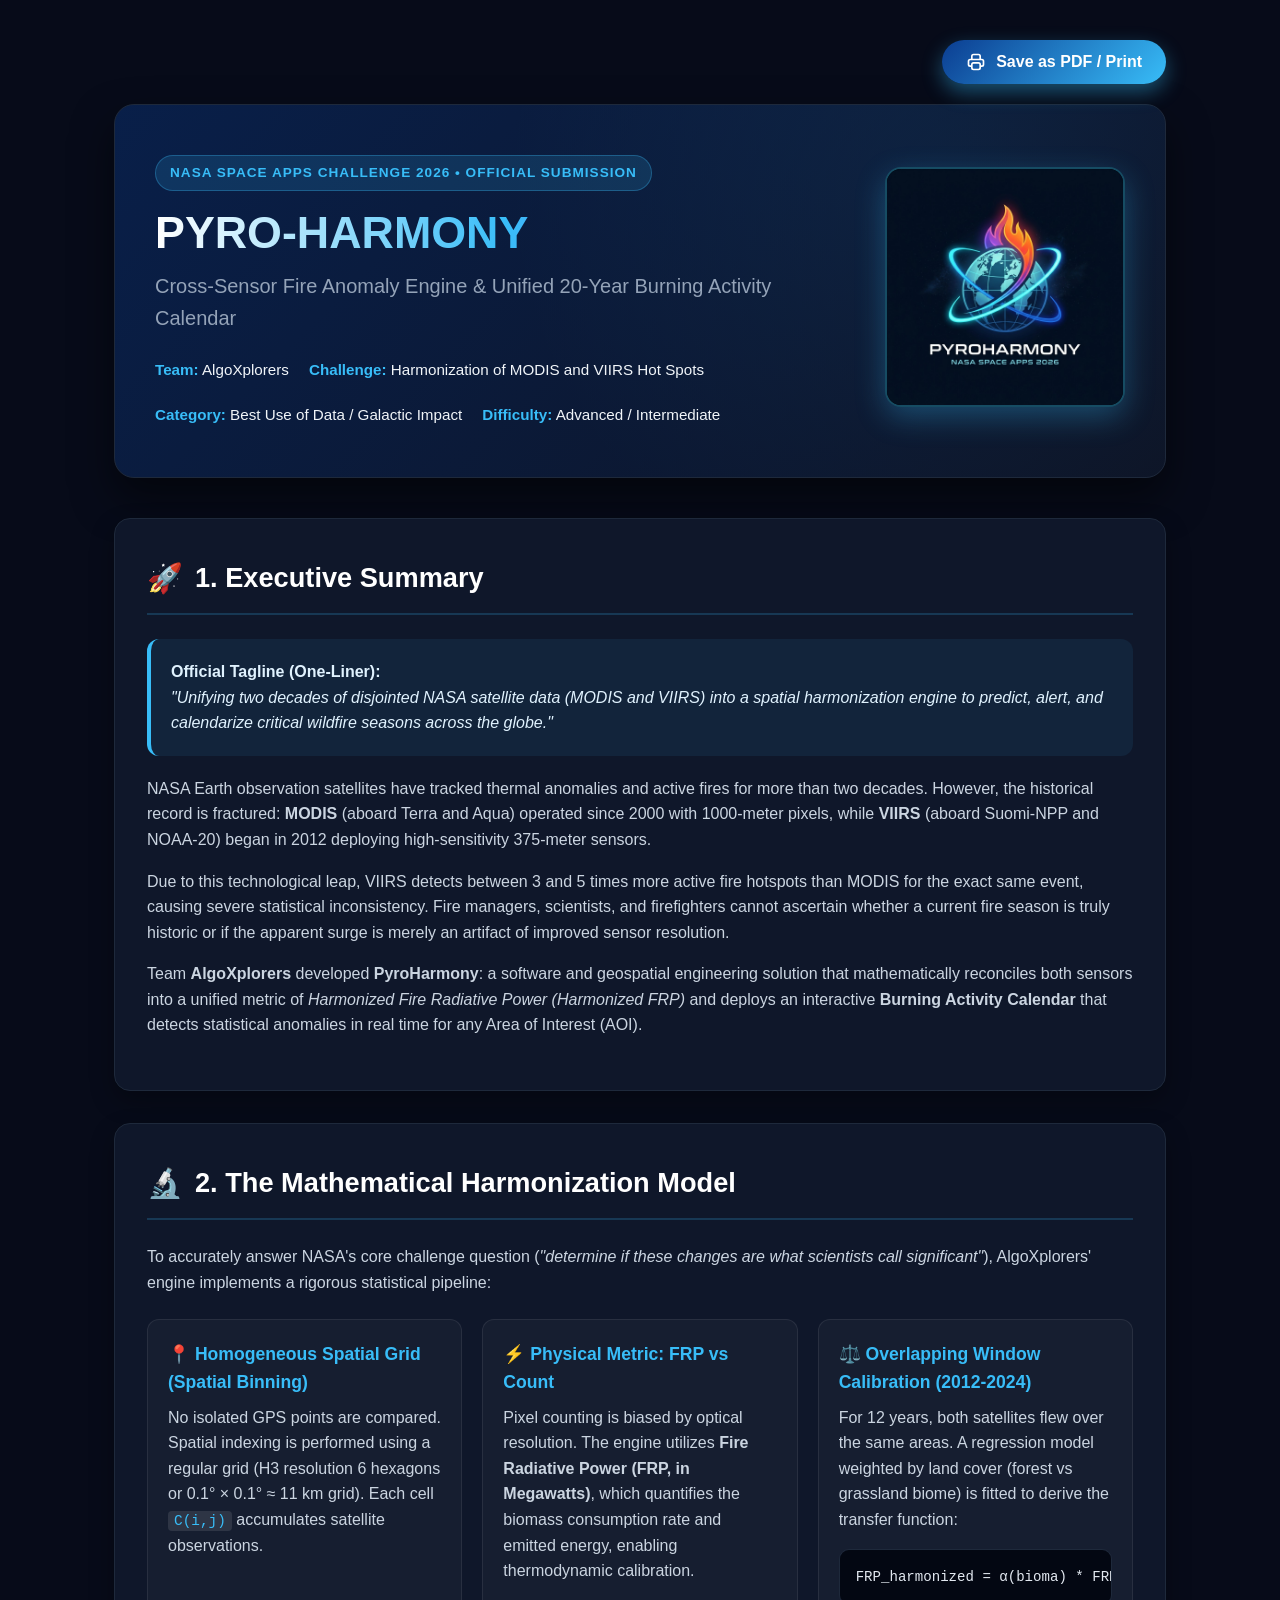
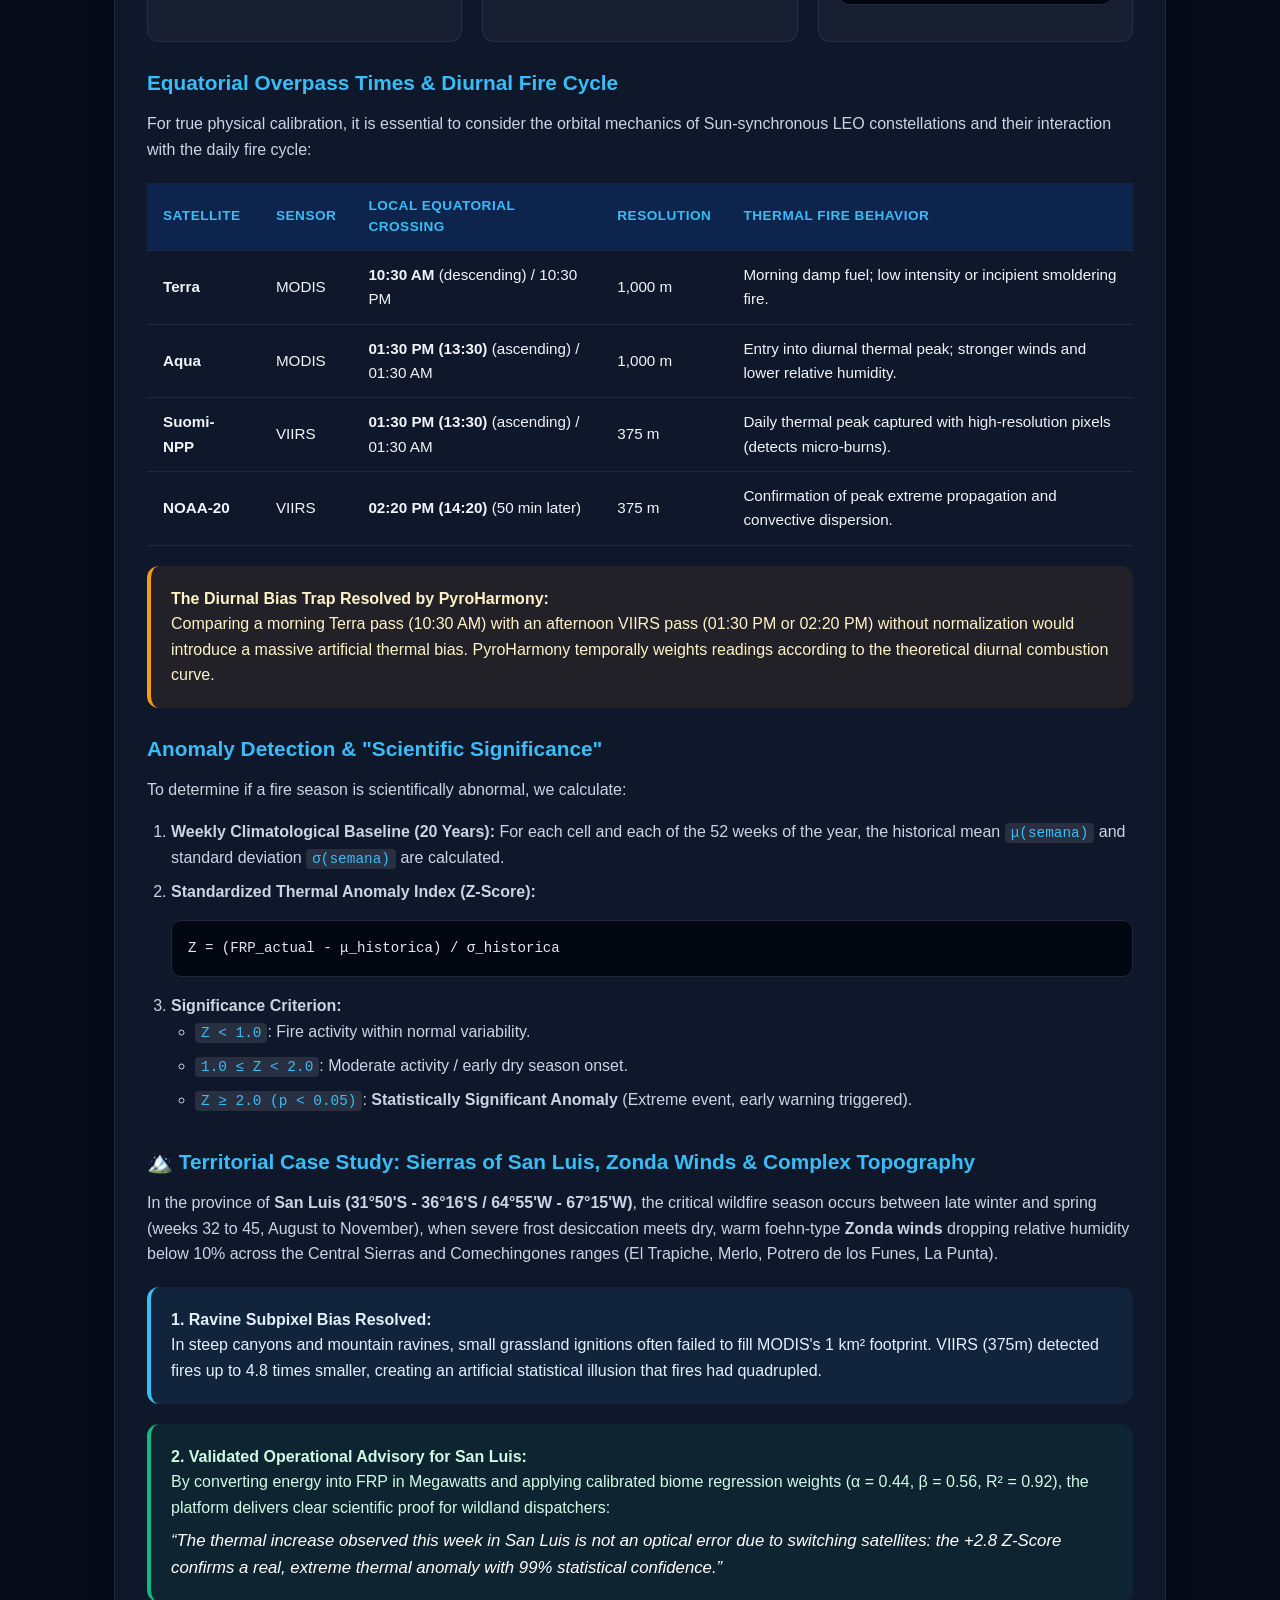
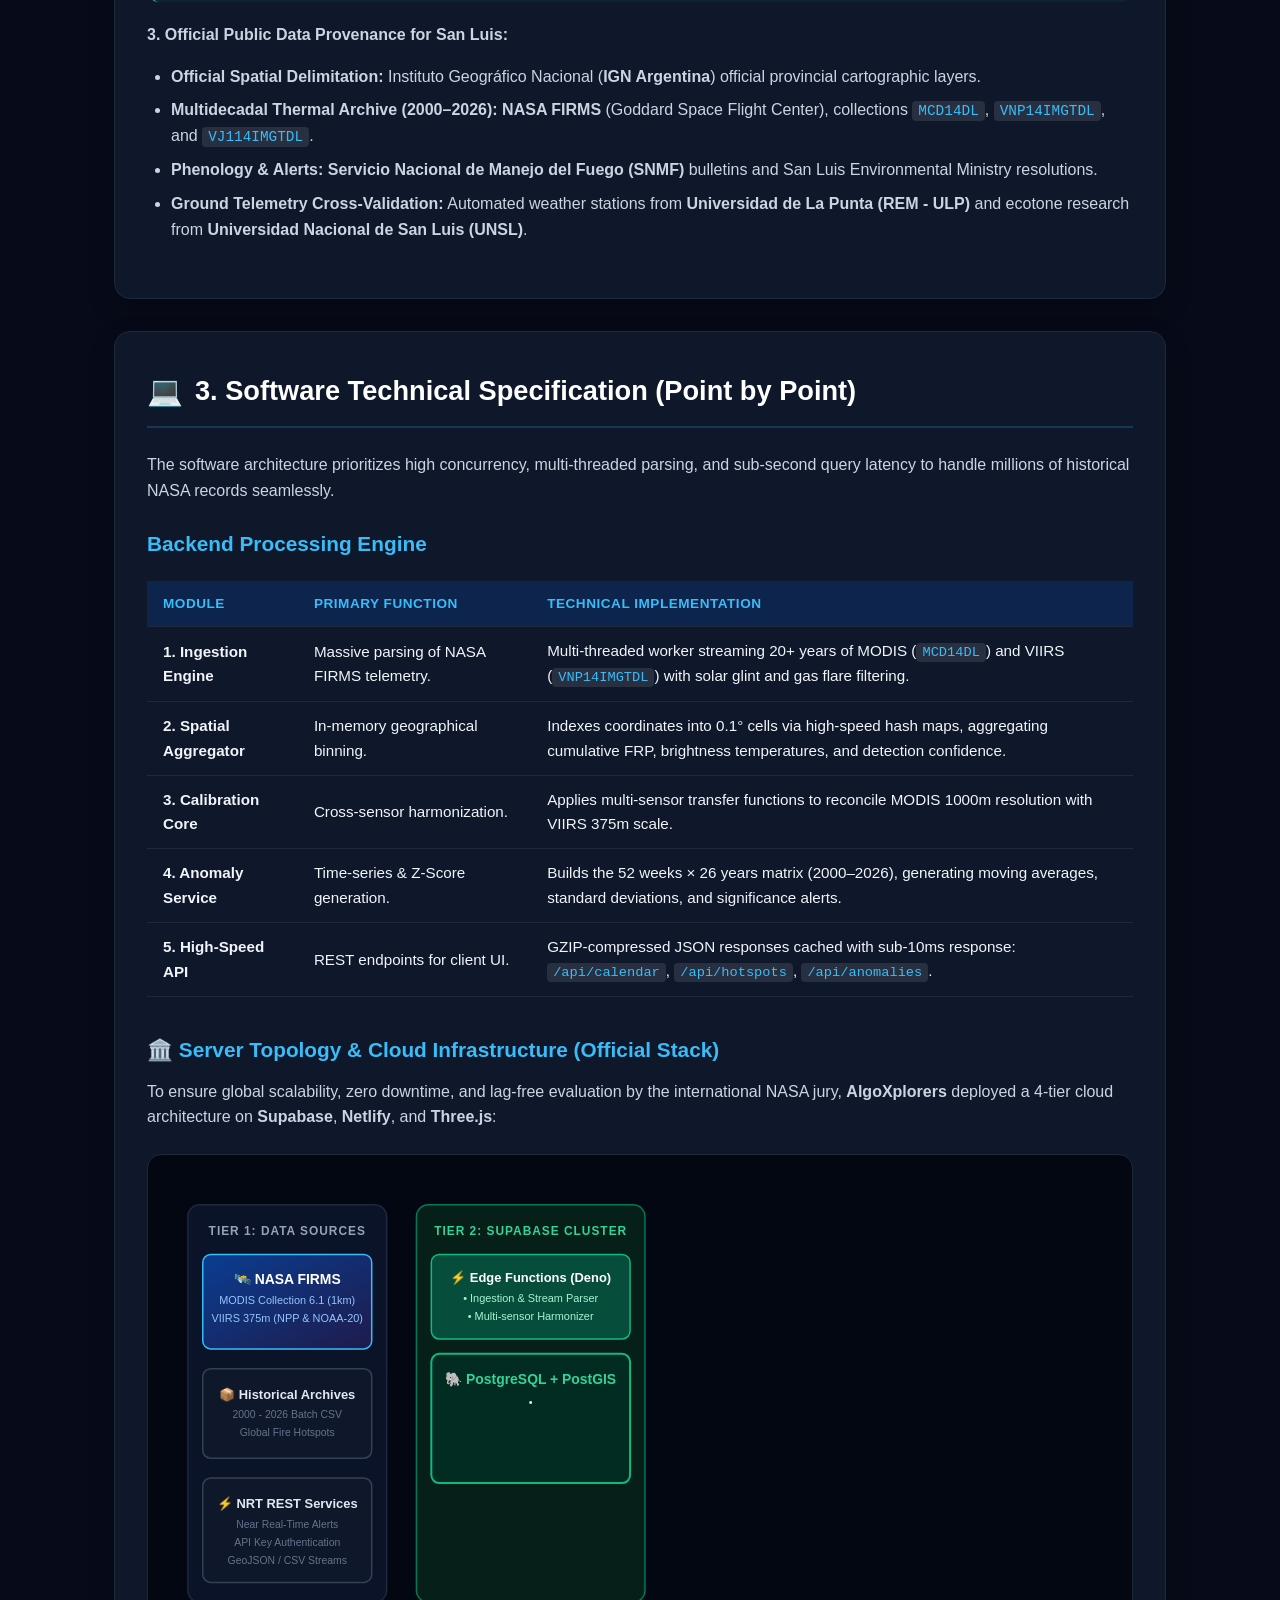
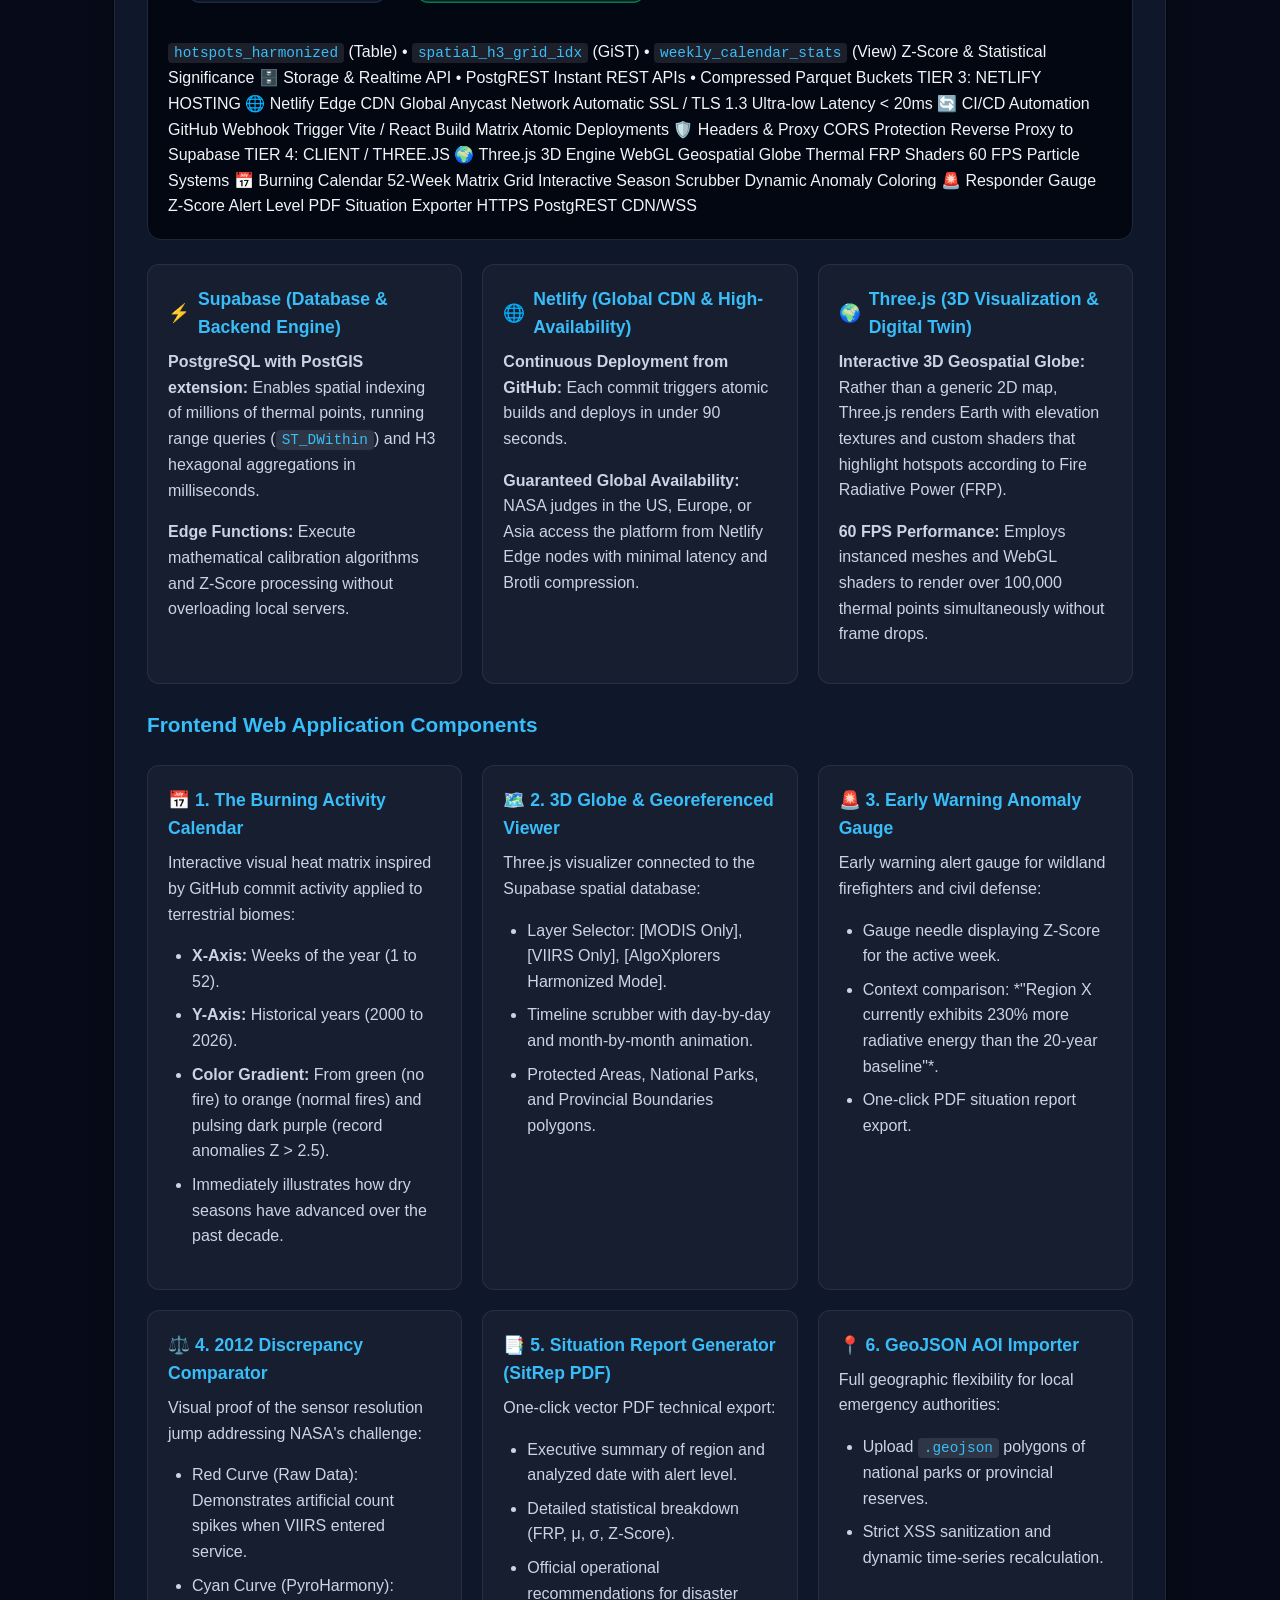
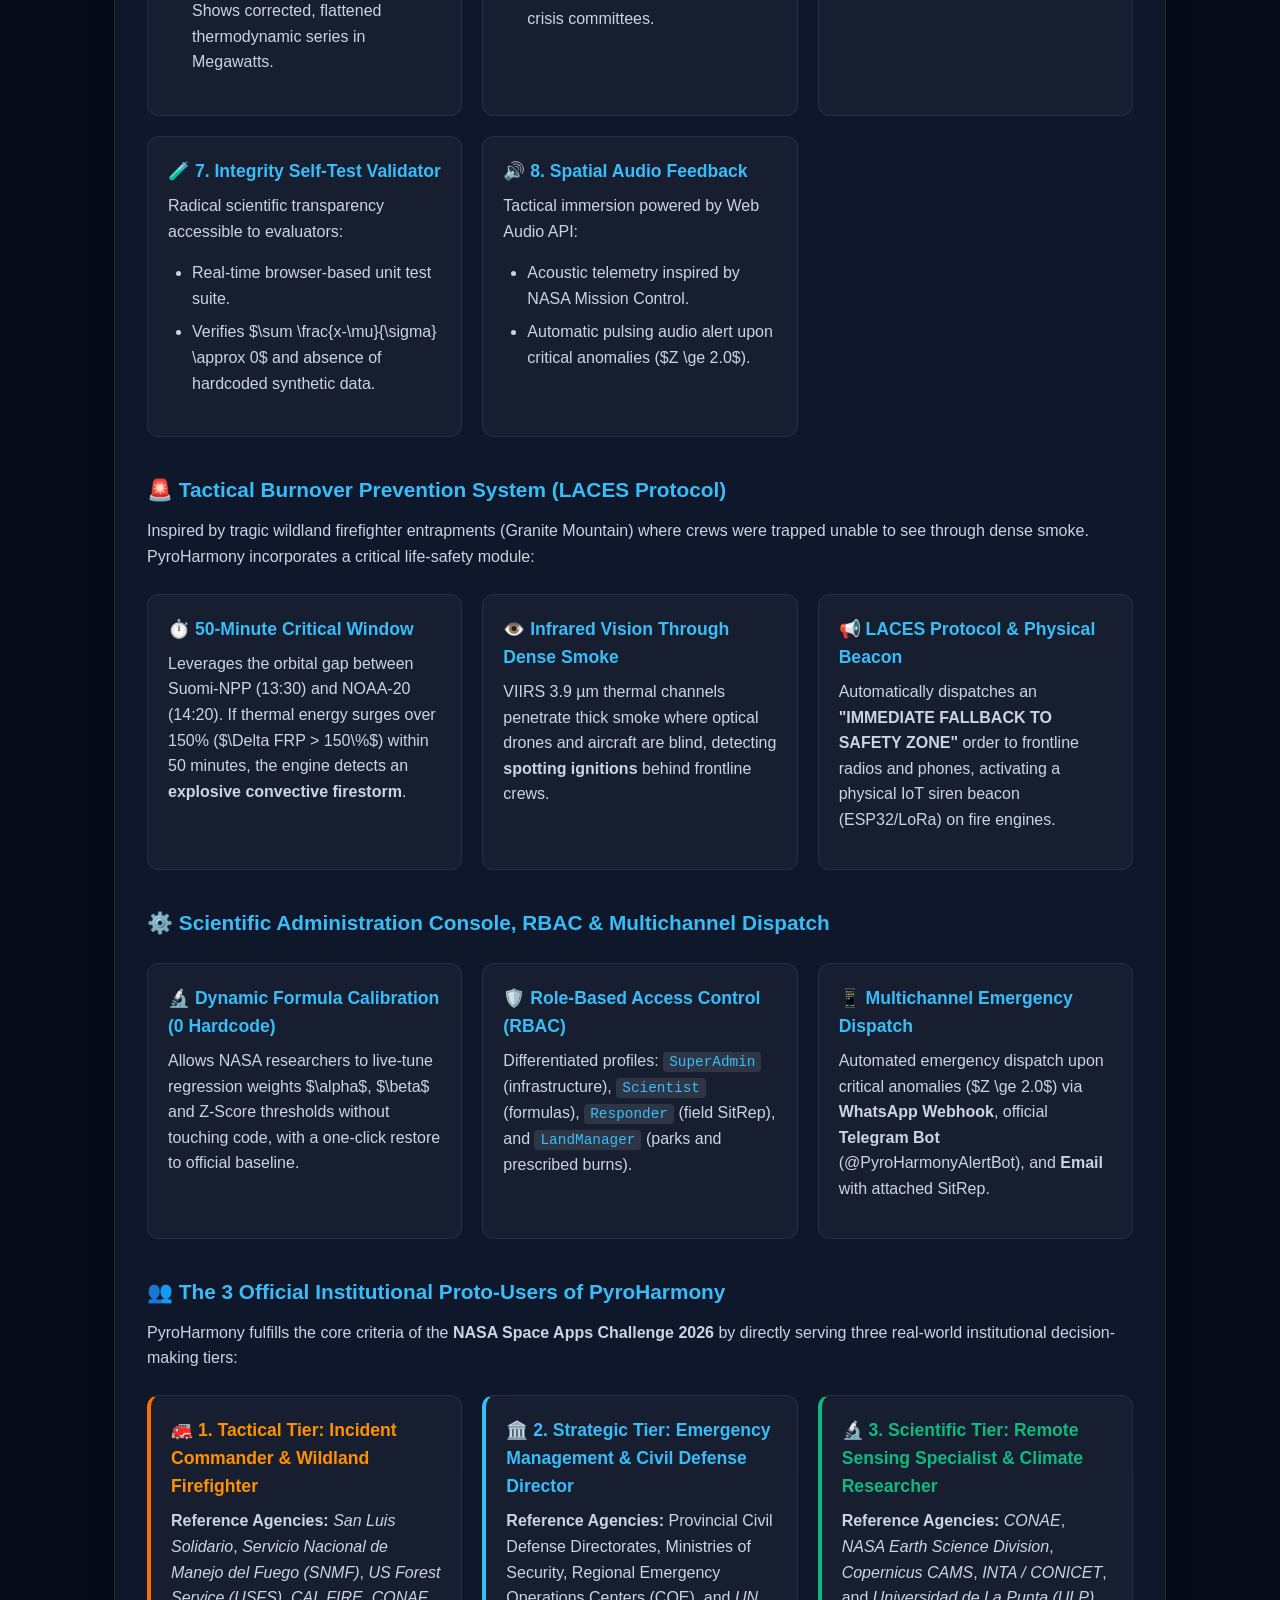
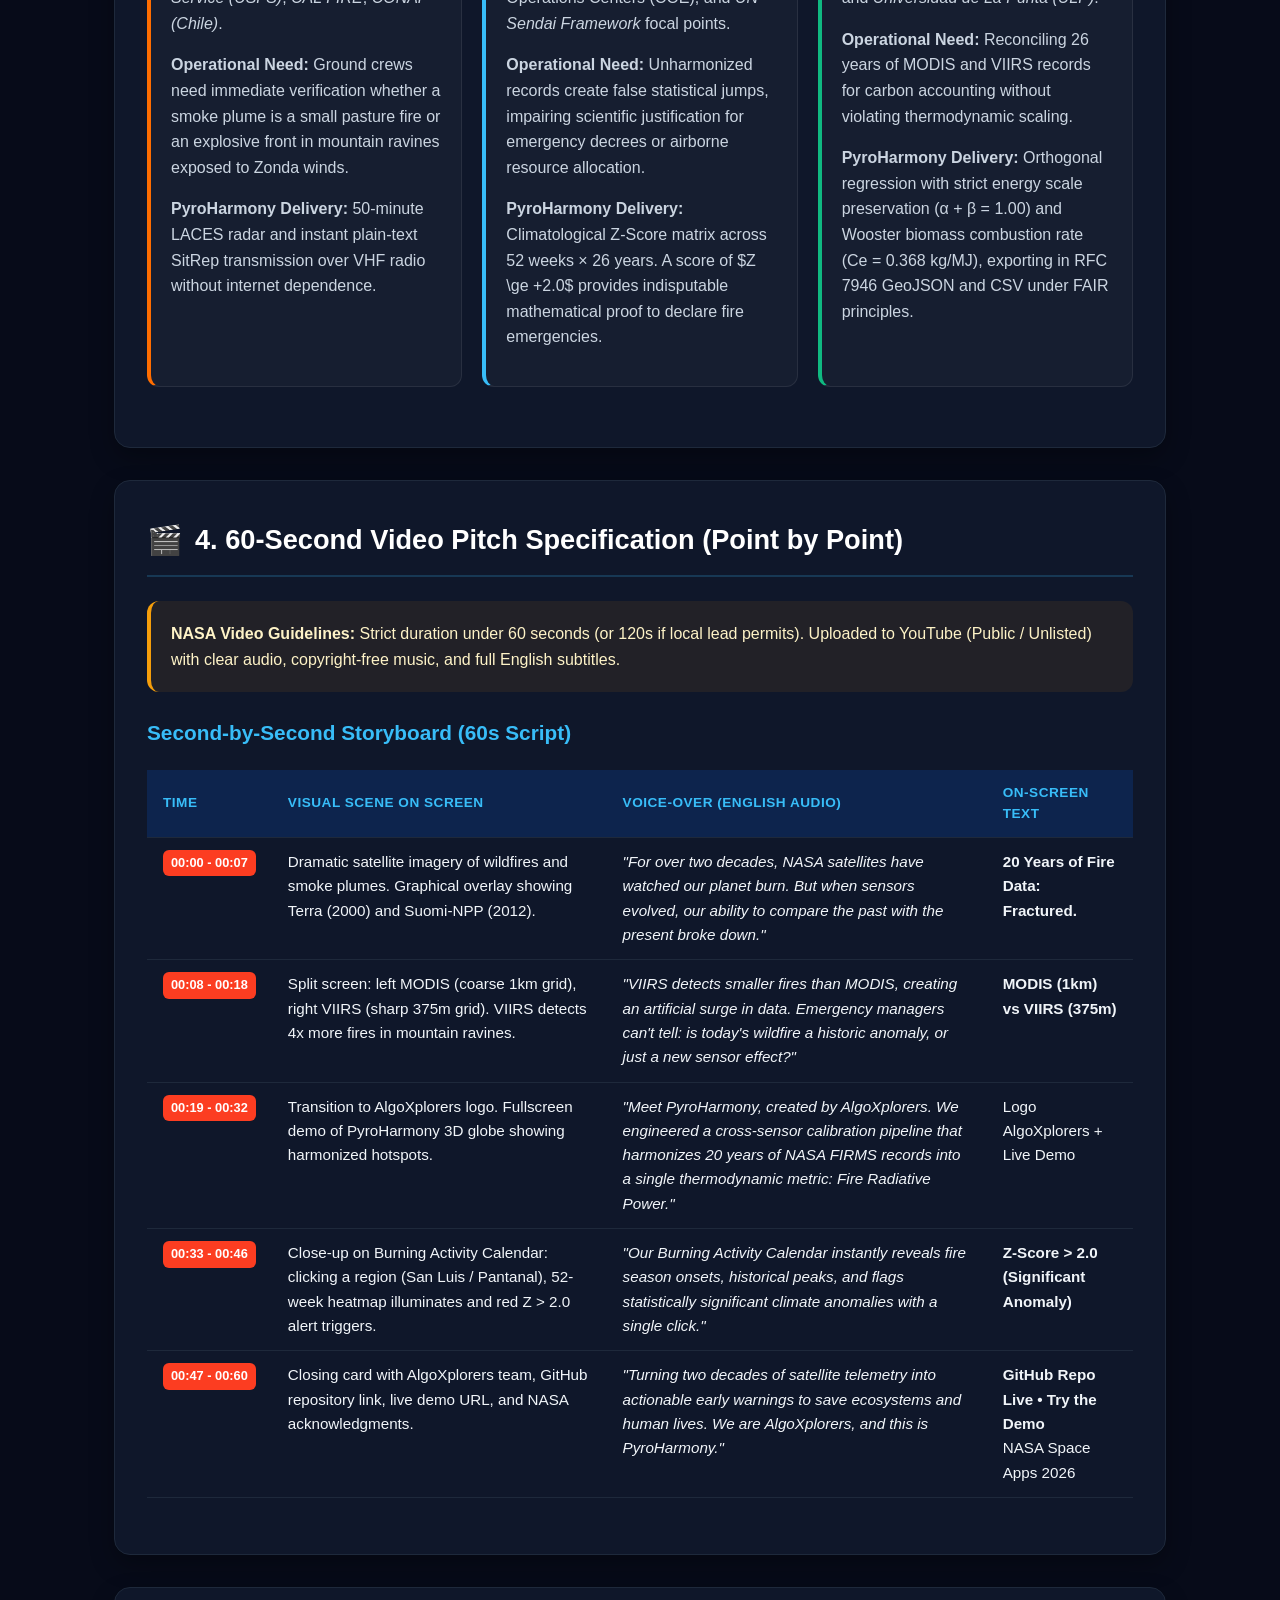
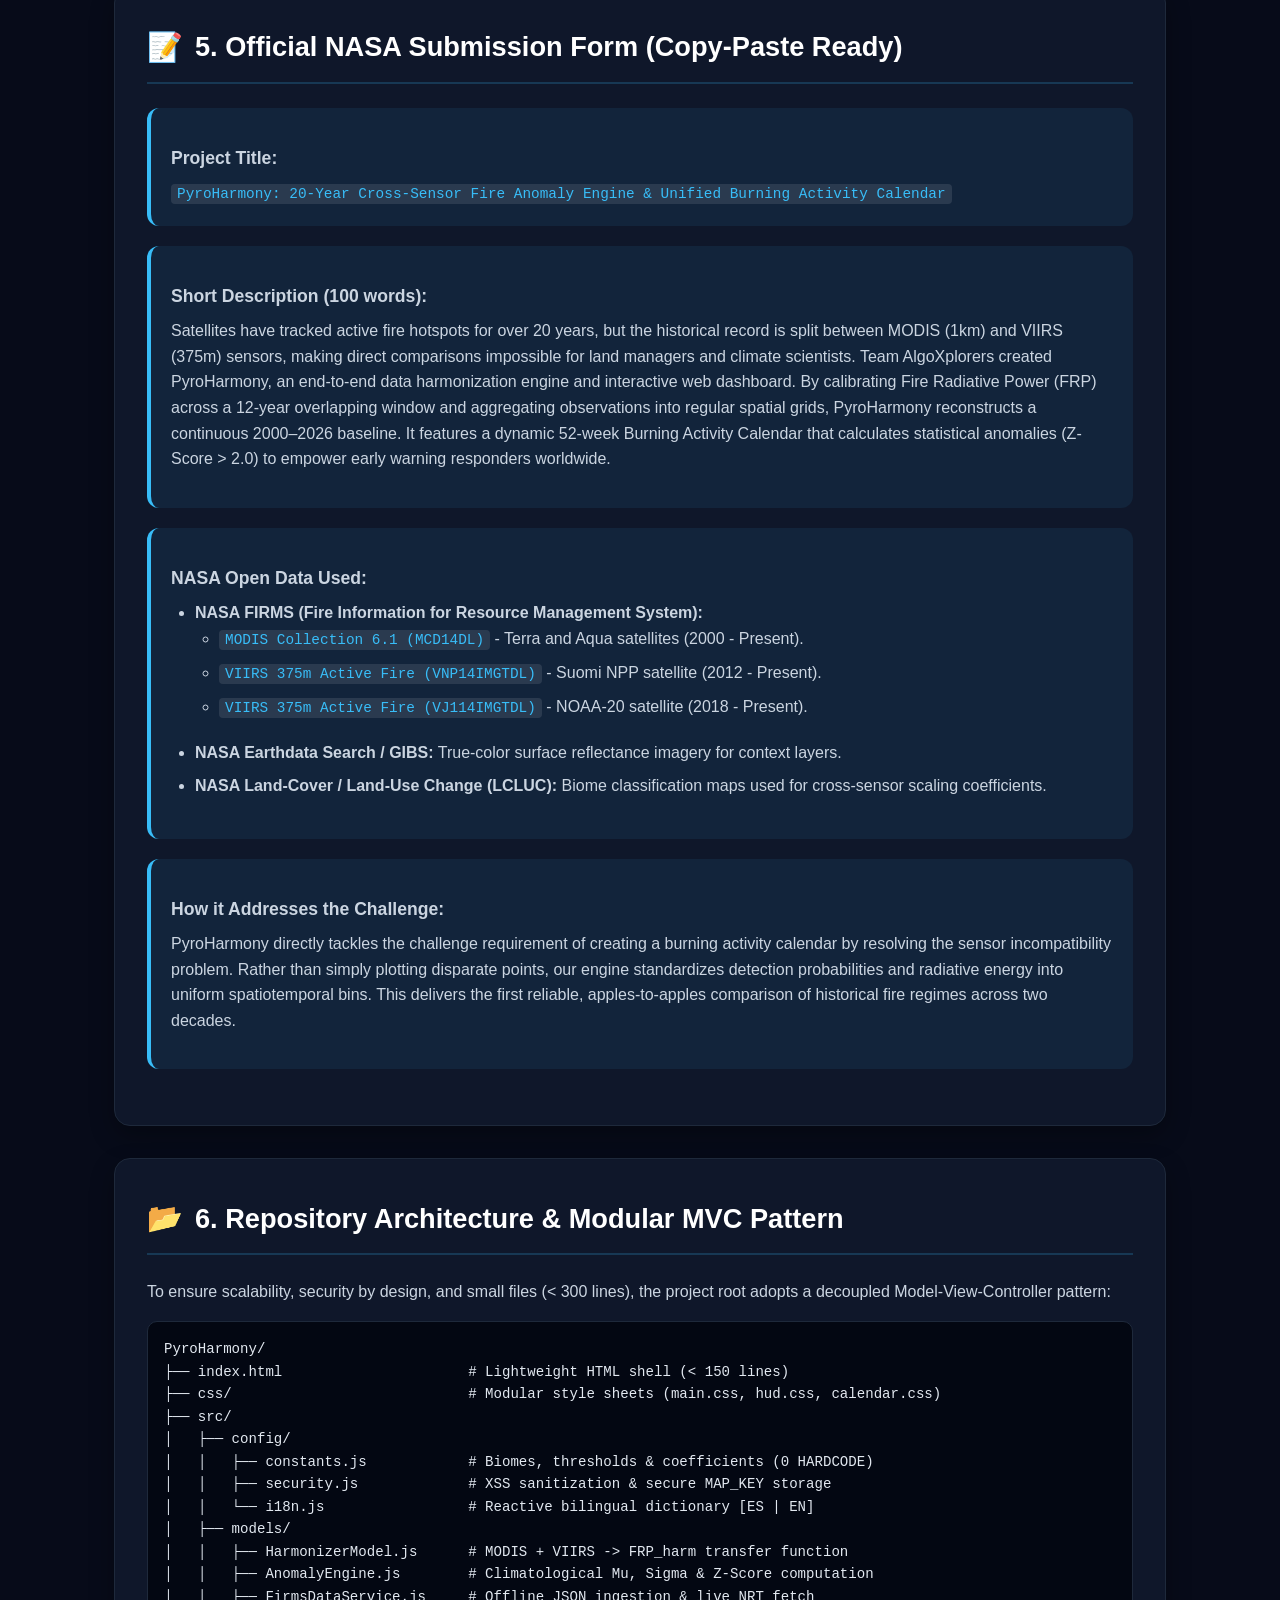
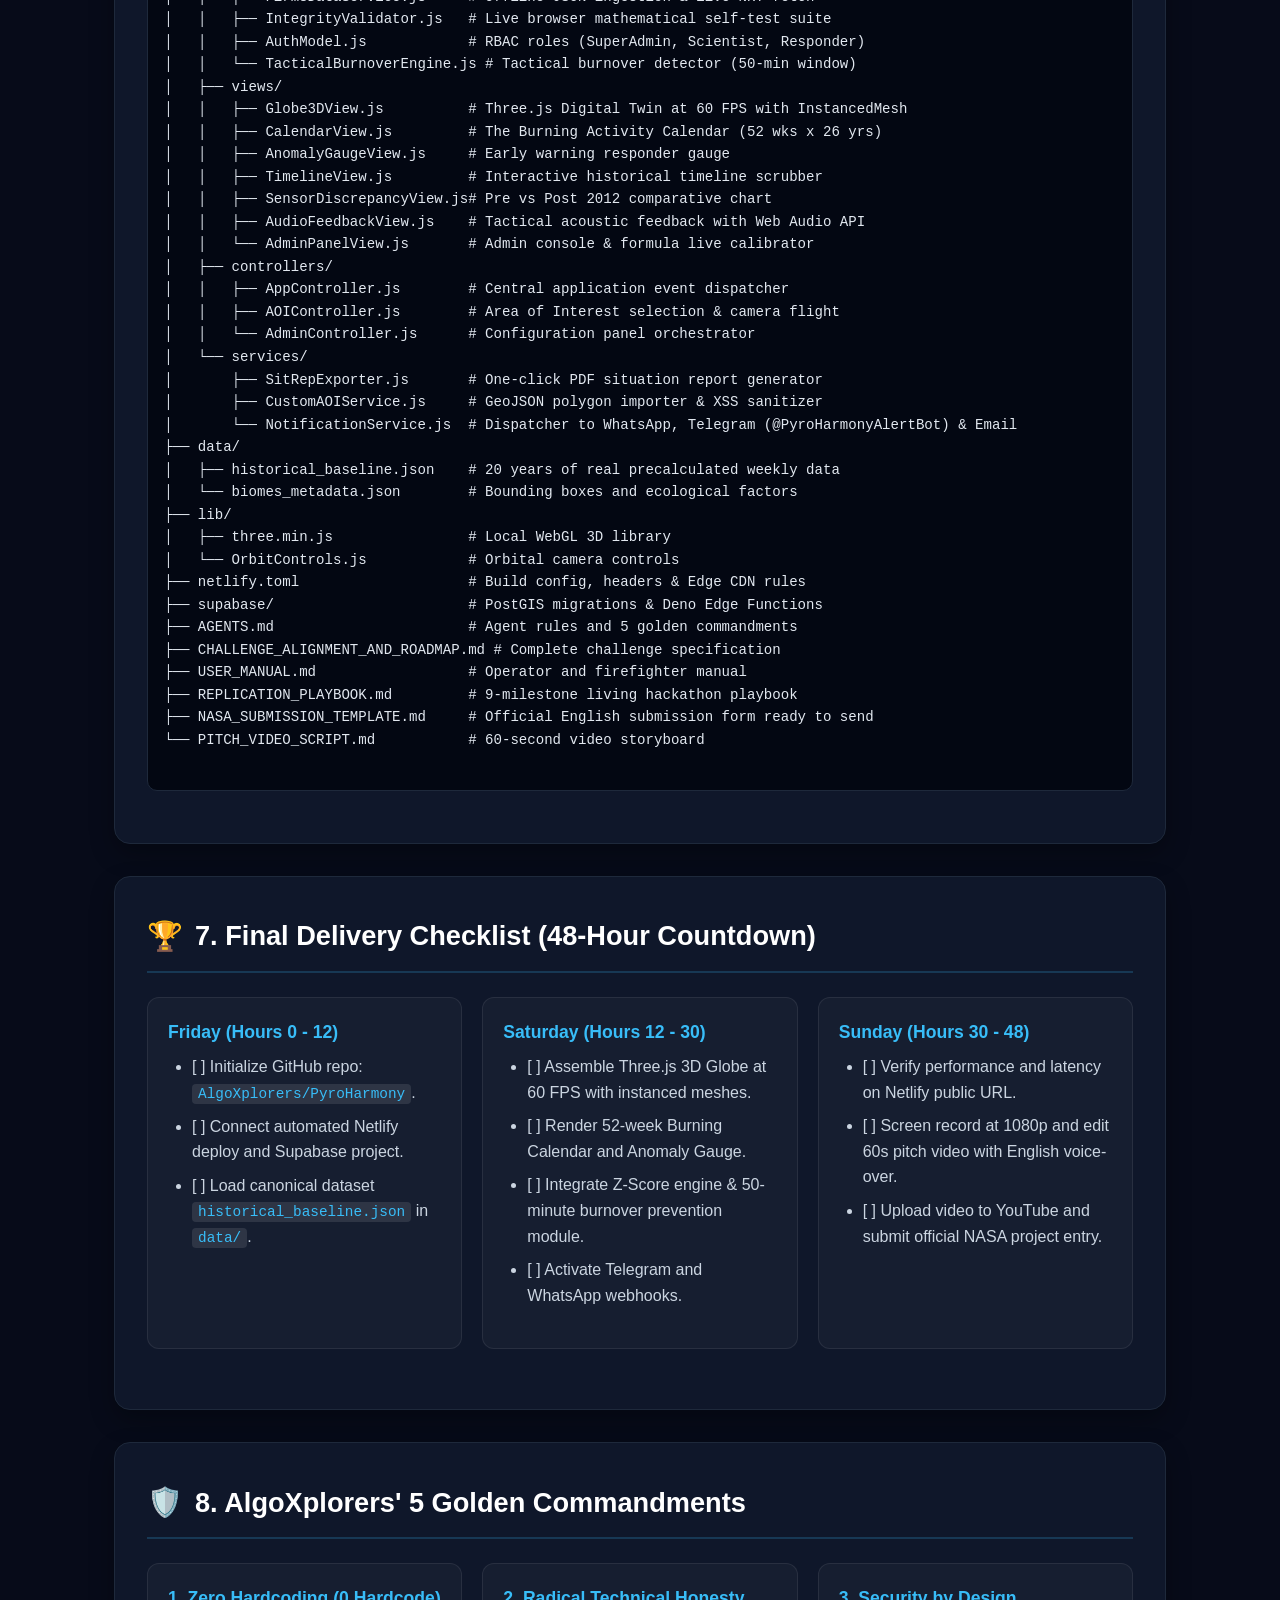
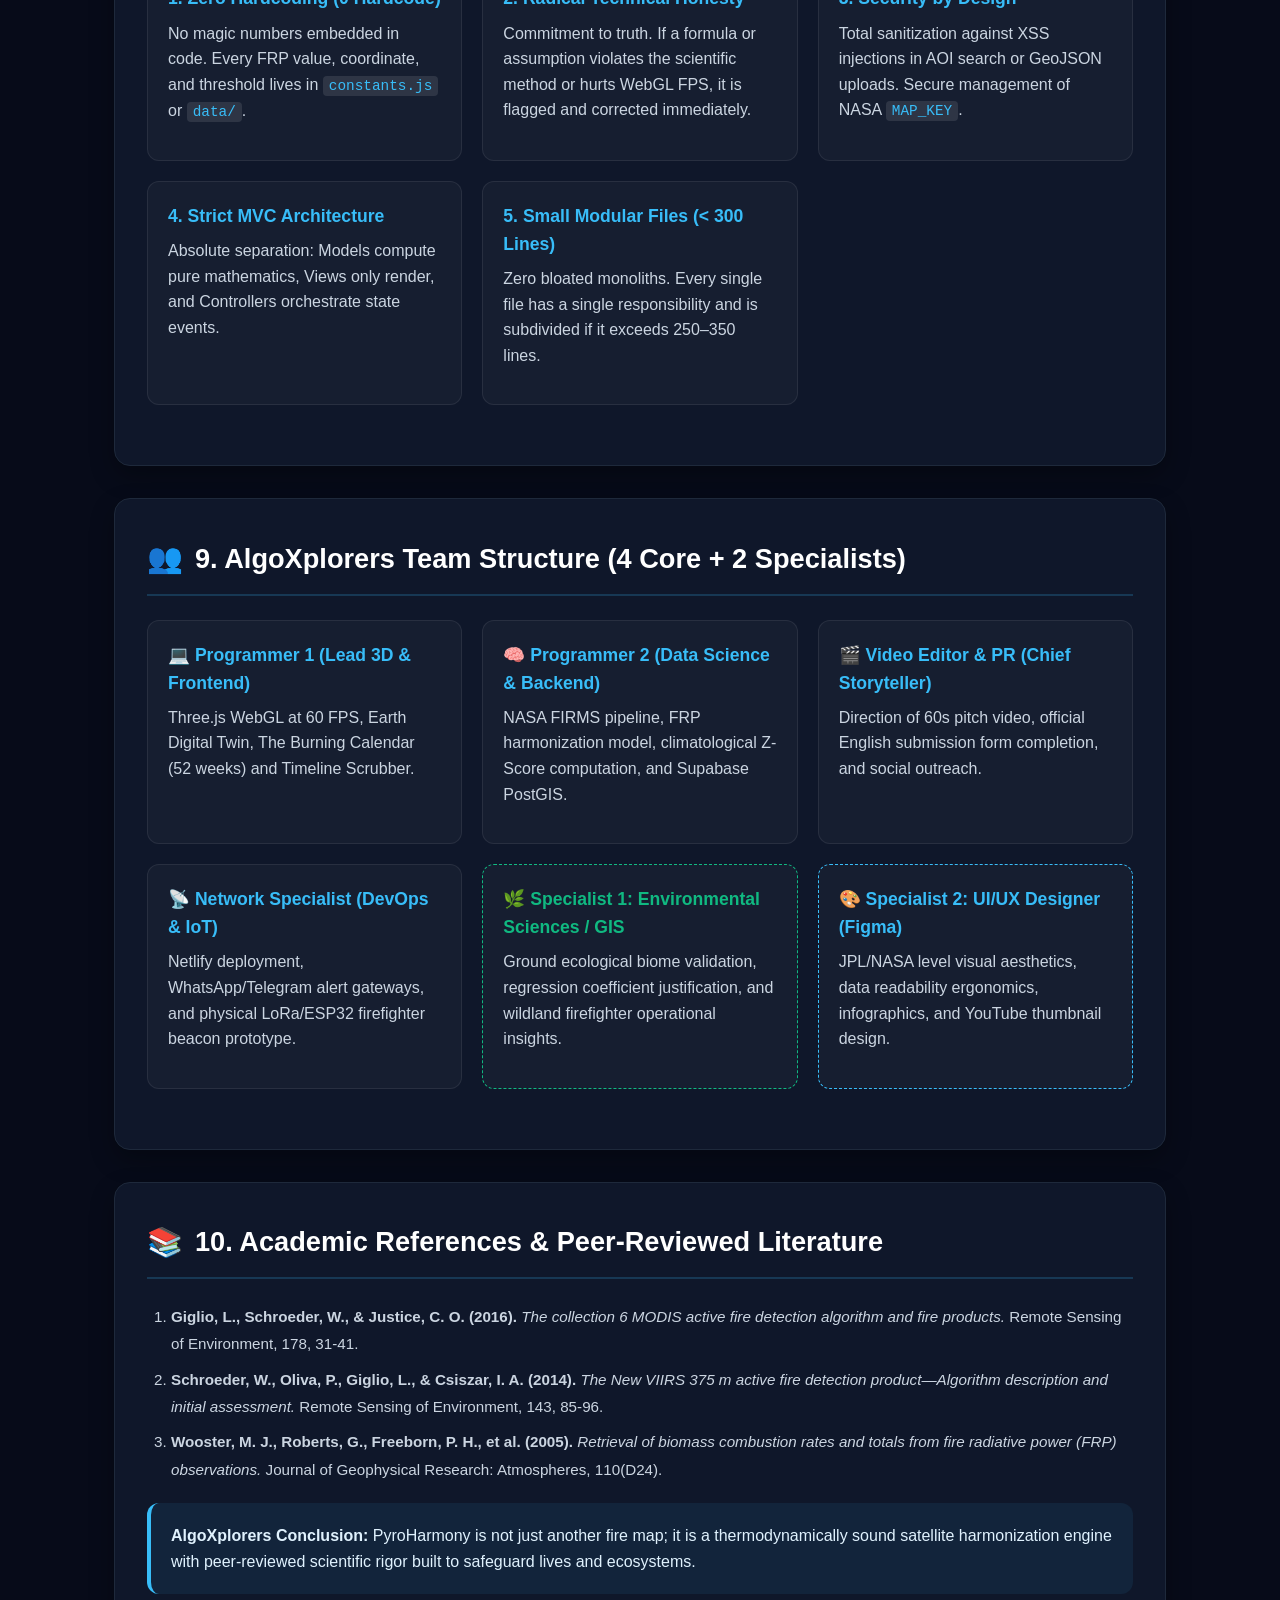
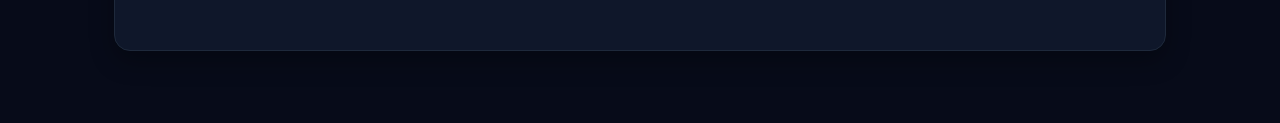
<file: EXECUTIVE_TEAM_DOSSIER.html>
<!DOCTYPE html>
<html lang="en">
<head>
  <meta charset="UTF-8">
  <meta name="viewport" content="width=device-width, initial-scale=1.0">
  <title>AlgoXplorers - PyroHarmony | NASA Space Apps Challenge 2026</title>
  <style>
    :root {
      --nasa-blue: #0b3d91;
      --nasa-red: #fc3d21;
      --space-dark: #070b19;
      --card-bg: #0f172a;
      --card-border: #1e293b;
      --text-main: #f1f5f9;
      --text-muted: #94a3b8;
      --accent-cyan: #38bdf8;
      --accent-purple: #a855f7;
      --accent-amber: #f59e0b;
      --accent-emerald: #10b981;
    }

    * {
      box-sizing: border-box;
      margin: 0;
      padding: 0;
    }

    body {
      font-family: -apple-system, BlinkMacSystemFont, "Segoe UI", Roboto, Helvetica, Arial, sans-serif;
      background-color: var(--space-dark);
      color: var(--text-main);
      line-height: 1.6;
      padding: 0;
    }

    .container {
      max-width: 1100px;
      margin: 0 auto;
      padding: 40px 24px;
    }

    /* Portada / Header */
    .hero {
      background: linear-gradient(135deg, rgba(11,61,145,0.4) 0%, rgba(15,23,42,0.8) 100%),
                  radial-gradient(circle at 80% 20%, rgba(56,189,248,0.15) 0%, transparent 50%);
      border: 1px solid var(--card-border);
      border-radius: 20px;
      padding: 50px 40px;
      margin-bottom: 40px;
      display: flex;
      align-items: center;
      justify-content: space-between;
      gap: 30px;
      box-shadow: 0 20px 40px rgba(0,0,0,0.5);
    }

    .hero-info {
      flex: 1;
    }

    .hero-badge {
      display: inline-block;
      background: rgba(56,189,248,0.15);
      color: var(--accent-cyan);
      border: 1px solid rgba(56,189,248,0.3);
      padding: 6px 14px;
      border-radius: 9999px;
      font-size: 0.85rem;
      font-weight: 600;
      text-transform: uppercase;
      letter-spacing: 1px;
      margin-bottom: 16px;
    }

    .hero-title {
      font-size: 2.8rem;
      font-weight: 800;
      line-height: 1.15;
      background: linear-gradient(90deg, #ffffff, #38bdf8, #a855f7);
      -webkit-background-clip: text;
      -webkit-text-fill-color: transparent;
      margin-bottom: 12px;
    }

    .hero-subtitle {
      font-size: 1.25rem;
      color: var(--text-muted);
      margin-bottom: 24px;
    }

    .hero-meta {
      display: flex;
      flex-wrap: wrap;
      gap: 20px;
      font-size: 0.95rem;
      color: var(--text-main);
    }

    .hero-meta-item strong {
      color: var(--accent-cyan);
    }

    .hero-logo-box {
      width: 240px;
      min-width: 240px;
      text-align: center;
    }

    .team-logo {
      width: 100%;
      height: auto;
      border-radius: 16px;
      box-shadow: 0 10px 30px rgba(56,189,248,0.3);
      border: 2px solid rgba(56,189,248,0.4);
      background: #000;
    }

    /* Secciones Generales */
    .section {
      background: var(--card-bg);
      border: 1px solid var(--card-border);
      border-radius: 16px;
      padding: 36px 32px;
      margin-bottom: 32px;
      box-shadow: 0 10px 25px rgba(0,0,0,0.3);
    }

    .section-title {
      font-size: 1.7rem;
      font-weight: 700;
      color: #fff;
      display: flex;
      align-items: center;
      gap: 12px;
      margin-bottom: 24px;
      padding-bottom: 12px;
      border-bottom: 2px solid rgba(56,189,248,0.2);
    }

    .section-title .icon {
      font-size: 1.8rem;
    }

    h3 {
      font-size: 1.3rem;
      color: var(--accent-cyan);
      margin: 24px 0 12px 0;
    }

    h4 {
      font-size: 1.1rem;
      color: #cbd5e1;
      margin: 16px 0 8px 0;
    }

    p {
      margin-bottom: 16px;
      color: #cbd5e1;
    }

    ul, ol {
      margin-left: 24px;
      margin-bottom: 20px;
      color: #cbd5e1;
    }

    li {
      margin-bottom: 8px;
    }

    /* Tablas */
    table {
      width: 100%;
      border-collapse: collapse;
      margin: 20px 0;
      font-size: 0.95rem;
    }

    th, td {
      padding: 12px 16px;
      text-align: left;
      border-bottom: 1px solid var(--card-border);
    }

    th {
      background: rgba(11,61,145,0.35);
      color: var(--accent-cyan);
      font-weight: 600;
      text-transform: uppercase;
      font-size: 0.85rem;
      letter-spacing: 0.5px;
    }

    tr:hover td {
      background: rgba(255,255,255,0.02);
    }

    /* Cajas destacadas (Callouts) */
    .callout {
      padding: 20px;
      border-radius: 12px;
      margin: 20px 0;
      border-left: 4px solid;
    }

    .callout-info {
      background: rgba(56,189,248,0.08);
      border-color: var(--accent-cyan);
      color: #e0f2fe;
    }

    .callout-success {
      background: rgba(16,185,129,0.08);
      border-color: var(--accent-emerald);
      color: #d1fae5;
    }

    .callout-warning {
      background: rgba(245,158,11,0.08);
      border-color: var(--accent-amber);
      color: #fef3c7;
    }

    .callout-danger {
      background: rgba(252,61,33,0.08);
      border-color: var(--nasa-red);
      color: #ffe4e6;
    }

    /* Grid de tarjetas técnicas */
    .card-grid {
      display: grid;
      grid-template-columns: repeat(auto-fit, minmax(300px, 1fr));
      gap: 20px;
      margin: 24px 0;
    }

    .feature-card {
      background: rgba(255,255,255,0.03);
      border: 1px solid rgba(255,255,255,0.08);
      border-radius: 12px;
      padding: 20px;
      transition: transform 0.2s;
    }

    .feature-card:hover {
      border-color: var(--accent-cyan);
      transform: translateY(-2px);
    }

    .feature-card h4 {
      color: var(--accent-cyan);
      margin-top: 0;
      display: flex;
      align-items: center;
      gap: 8px;
    }

    /* Código / Snippets */
    code, pre {
      font-family: "Fira Code", Consolas, Monaco, "Courier New", Courier, monospace;
    }

    code {
      background: rgba(255,255,255,0.1);
      padding: 2px 6px;
      border-radius: 4px;
      color: var(--accent-cyan);
      font-size: 0.9em;
    }

    pre {
      background: #030712;
      border: 1px solid var(--card-border);
      padding: 16px;
      border-radius: 10px;
      overflow-x: auto;
      color: #e2e8f0;
      font-size: 0.88rem;
      margin: 16px 0;
    }

    /* Guion de Video (Storyboard Table) */
    .storyboard-table td {
      vertical-align: top;
    }

    .time-badge {
      display: inline-block;
      background: var(--nasa-red);
      color: white;
      font-weight: 700;
      font-size: 0.8rem;
      padding: 3px 8px;
      border-radius: 6px;
      white-space: nowrap;
    }

    /* Botón flotante para imprimir a PDF */
    .print-btn-bar {
      position: sticky;
      top: 20px;
      z-index: 1000;
      display: flex;
      justify-content: flex-end;
      margin-bottom: 20px;
    }

    .btn-pdf {
      background: linear-gradient(135deg, #0b3d91, #38bdf8);
      color: #ffffff;
      border: none;
      padding: 12px 24px;
      border-radius: 50px;
      font-size: 1rem;
      font-weight: 700;
      cursor: pointer;
      box-shadow: 0 8px 20px rgba(56,189,248,0.4);
      display: flex;
      align-items: center;
      gap: 10px;
      transition: all 0.2s ease;
    }

    .btn-pdf:hover {
      transform: scale(1.05);
      box-shadow: 0 12px 25px rgba(56,189,248,0.6);
    }

    /* REGLAS PARA IMPRESIÓN / GENERACIÓN DE PDF */
    @media print {
      body {
        background-color: #ffffff !important;
        color: #0f172a !important;
        font-size: 10pt;
      }

      .print-btn-bar {
        display: none !important;
      }

      .container {
        max-width: 100% !important;
        padding: 0 !important;
      }

      .hero {
        background: #ffffff !important;
        border: 2px solid #0b3d91 !important;
        box-shadow: none !important;
        padding: 20px !important;
        page-break-after: avoid;
      }

      .hero-title {
        color: #0b3d91 !important;
        -webkit-text-fill-color: #0b3d91 !important;
        font-size: 24pt !important;
      }

      .hero-subtitle {
        color: #475569 !important;
      }

      .section {
        background: #ffffff !important;
        border: 1px solid #cbd5e1 !important;
        box-shadow: none !important;
        padding: 20px !important;
        margin-bottom: 20px !important;
        page-break-inside: auto;
      }

      .page-break {
        page-break-before: always;
      }

      .section-title {
        color: #0b3d91 !important;
        border-bottom: 2px solid #0b3d91 !important;
      }

      p, ul, ol, td {
        color: #1e293b !important;
      }

      th {
        background: #e2e8f0 !important;
        color: #0b3d91 !important;
      }

      pre {
        background: #f8fafc !important;
        border: 1px solid #cbd5e1 !important;
        color: #0f172a !important;
      }

      .feature-card {
        background: #f8fafc !important;
        border: 1px solid #cbd5e1 !important;
      }

      .callout-info {
        background: #f0f9ff !important;
        border-color: #0284c7 !important;
        color: #0369a1 !important;
      }

      .callout-success {
        background: #f0fdf4 !important;
        border-color: #16a34a !important;
        color: #15803d !important;
      }

      .callout-danger {
        background: #fff1f2 !important;
        border-color: #e11d48 !important;
        color: #be123c !important;
      }

      .team-logo {
        box-shadow: none !important;
        border: 1px solid #cbd5e1 !important;
      }
    }
  </style>
</head>
<body>

  <div class="container">

    <!-- Print Button Bar -->
    <div class="print-btn-bar">
      <button class="btn-pdf" onclick="window.print()">
        <svg width="20" height="20" fill="none" stroke="currentColor" viewBox="0 0 24 24">
          <path stroke-linecap="round" stroke-linejoin="round" stroke-width="2" d="M17 17h2a2 2 0 002-2v-4a2 2 0 00-2-2H5a2 2 0 00-2 2v4a2 2 0 002 2h2m2 4h6a2 2 0 002-2v-4a2 2 0 00-2-2H9a2 2 0 00-2 2v4a2 2 0 002 2zm8-12V5a2 2 0 00-2-2H9a2 2 0 00-2 2v4h10z"></path>
        </svg>
        Save as PDF / Print
      </button>
    </div>

    <!-- PROJECT COVER / HERO -->
    <div class="hero">
      <div class="hero-info">
        <span class="hero-badge">NASA Space Apps Challenge 2026 • Official Submission</span>
        <h1 class="hero-title">PYRO-HARMONY</h1>
        <p class="hero-subtitle">Cross-Sensor Fire Anomaly Engine & Unified 20-Year Burning Activity Calendar</p>
        
        <div class="hero-meta">
          <div class="hero-meta-item"><strong>Team:</strong> AlgoXplorers</div>
          <div class="hero-meta-item"><strong>Challenge:</strong> Harmonization of MODIS and VIIRS Hot Spots</div>
          <div class="hero-meta-item"><strong>Category:</strong> Best Use of Data / Galactic Impact</div>
          <div class="hero-meta-item"><strong>Difficulty:</strong> Advanced / Intermediate</div>
        </div>
      </div>
      <div class="hero-logo-box">
        <img src="AlgoXplores.png" alt="AlgoXplorers Logo" class="team-logo" onerror="this.src='C:/Users/jalfe/Downloads/AlgoXplores.png'">
      </div>
    </div>

    <!-- SECTION 1: EXECUTIVE SUMMARY -->
    <div class="section">
      <h2 class="section-title"><span class="icon">🚀</span> 1. Executive Summary</h2>
      
      <div class="callout callout-info">
        <strong>Official Tagline (One-Liner):</strong><br>
        <em>"Unifying two decades of disjointed NASA satellite data (MODIS and VIIRS) into a spatial harmonization engine to predict, alert, and calendarize critical wildfire seasons across the globe."</em>
      </div>

      <p>
        NASA Earth observation satellites have tracked thermal anomalies and active fires for more than two decades. However, the historical record is fractured: <strong>MODIS</strong> (aboard Terra and Aqua) operated since 2000 with 1000-meter pixels, while <strong>VIIRS</strong> (aboard Suomi-NPP and NOAA-20) began in 2012 deploying high-sensitivity 375-meter sensors.
      </p>
      <p>
        Due to this technological leap, VIIRS detects between 3 and 5 times more active fire hotspots than MODIS for the exact same event, causing severe statistical inconsistency. Fire managers, scientists, and firefighters cannot ascertain whether a current fire season is truly historic or if the apparent surge is merely an artifact of improved sensor resolution.
      </p>
      <p>
        Team <strong>AlgoXplorers</strong> developed <strong>PyroHarmony</strong>: a software and geospatial engineering solution that mathematically reconciles both sensors into a unified metric of <em>Harmonized Fire Radiative Power (Harmonized FRP)</em> and deploys an interactive <strong>Burning Activity Calendar</strong> that detects statistical anomalies in real time for any Area of Interest (AOI).
      </p>
    </div>

    <!-- SECTION 2: MATHEMATICAL HARMONIZATION MODEL -->
    <div class="section page-break">
      <h2 class="section-title"><span class="icon">🔬</span> 2. The Mathematical Harmonization Model</h2>
      
      <p>
        To accurately answer NASA's core challenge question (<em>"determine if these changes are what scientists call significant"</em>), AlgoXplorers' engine implements a rigorous statistical pipeline:
      </p>

      <div class="card-grid">
        <div class="feature-card">
          <h4>📍 Homogeneous Spatial Grid (Spatial Binning)</h4>
          <p>
            No isolated GPS points are compared. Spatial indexing is performed using a regular grid (H3 resolution 6 hexagons or 0.1° × 0.1° ≈ 11 km grid). Each cell <code>C(i,j)</code> accumulates satellite observations.
          </p>
        </div>
        <div class="feature-card">
          <h4>⚡ Physical Metric: FRP vs Count</h4>
          <p>
            Pixel counting is biased by optical resolution. The engine utilizes <strong>Fire Radiative Power (FRP, in Megawatts)</strong>, which quantifies the biomass consumption rate and emitted energy, enabling thermodynamic calibration.
          </p>
        </div>
        <div class="feature-card">
          <h4>⚖️ Overlapping Window Calibration (2012-2024)</h4>
          <p>
            For 12 years, both satellites flew over the same areas. A regression model weighted by land cover (forest vs grassland biome) is fitted to derive the transfer function:
          </p>
          <pre>FRP_harmonized = α(bioma) * FRP_VIIRS + β(bioma) * FRP_MODIS</pre>
        </div>
      </div>

      <h3>Equatorial Overpass Times & Diurnal Fire Cycle</h3>
      <p>
        For true physical calibration, it is essential to consider the orbital mechanics of Sun-synchronous LEO constellations and their interaction with the daily fire cycle:
      </p>
      <table>
        <thead>
          <tr>
            <th>Satellite</th>
            <th>Sensor</th>
            <th>Local Equatorial Crossing</th>
            <th>Resolution</th>
            <th>Thermal Fire Behavior</th>
          </tr>
        </thead>
        <tbody>
          <tr>
            <td><strong>Terra</strong></td>
            <td>MODIS</td>
            <td><strong>10:30 AM</strong> (descending) / 10:30 PM</td>
            <td>1,000 m</td>
            <td>Morning damp fuel; low intensity or incipient smoldering fire.</td>
          </tr>
          <tr>
            <td><strong>Aqua</strong></td>
            <td>MODIS</td>
            <td><strong>01:30 PM (13:30)</strong> (ascending) / 01:30 AM</td>
            <td>1,000 m</td>
            <td>Entry into diurnal thermal peak; stronger winds and lower relative humidity.</td>
          </tr>
          <tr>
            <td><strong>Suomi-NPP</strong></td>
            <td>VIIRS</td>
            <td><strong>01:30 PM (13:30)</strong> (ascending) / 01:30 AM</td>
            <td>375 m</td>
            <td>Daily thermal peak captured with high-resolution pixels (detects micro-burns).</td>
          </tr>
          <tr>
            <td><strong>NOAA-20</strong></td>
            <td>VIIRS</td>
            <td><strong>02:20 PM (14:20)</strong> (50 min later)</td>
            <td>375 m</td>
            <td>Confirmation of peak extreme propagation and convective dispersion.</td>
          </tr>
        </tbody>
      </table>

      <div class="callout callout-warning">
        <strong>The Diurnal Bias Trap Resolved by PyroHarmony:</strong><br>
        Comparing a morning Terra pass (10:30 AM) with an afternoon VIIRS pass (01:30 PM or 02:20 PM) without normalization would introduce a massive artificial thermal bias. PyroHarmony temporally weights readings according to the theoretical diurnal combustion curve.
      </div>

      <h3>Anomaly Detection & "Scientific Significance"</h3>
      <p>To determine if a fire season is scientifically abnormal, we calculate:</p>
      <ol>
        <li>
          <strong>Weekly Climatological Baseline (20 Years):</strong> For each cell and each of the 52 weeks of the year, the historical mean <code>μ(semana)</code> and standard deviation <code>σ(semana)</code> are calculated.
        </li>
        <li>
          <strong>Standardized Thermal Anomaly Index (Z-Score):</strong>
          <pre>Z = (FRP_actual - μ_historica) / σ_historica</pre>
        </li>
        <li>
          <strong>Significance Criterion:</strong>
          <ul>
            <li><code>Z < 1.0</code>: Fire activity within normal variability.</li>
            <li><code>1.0 ≤ Z < 2.0</code>: Moderate activity / early dry season onset.</li>
            <li><code>Z ≥ 2.0 (p < 0.05)</code>: <strong>Statistically Significant Anomaly</strong> (Extreme event, early warning triggered).</li>
          </ul>
        </li>
      </ol>

      <!-- TERRITORIAL CASE STUDY: SAN LUIS -->
      <h3 style="margin-top: 32px; color: var(--accent-cyan);">🏔️ Territorial Case Study: Sierras of San Luis, Zonda Winds & Complex Topography</h3>
      <p>
        In the province of <strong>San Luis (31°50'S - 36°16'S / 64°55'W - 67°15'W)</strong>, the critical wildfire season occurs between late winter and spring (weeks 32 to 45, August to November), when severe frost desiccation meets dry, warm foehn-type <strong>Zonda winds</strong> dropping relative humidity below 10% across the Central Sierras and Comechingones ranges (El Trapiche, Merlo, Potrero de los Funes, La Punta).
      </p>

      <div class="callout callout-info">
        <strong>1. Ravine Subpixel Bias Resolved:</strong><br>
        In steep canyons and mountain ravines, small grassland ignitions often failed to fill MODIS's 1 km² footprint. VIIRS (375m) detected fires up to 4.8 times smaller, creating an artificial statistical illusion that fires had quadrupled.
      </div>

      <div class="callout callout-success">
        <strong>2. Validated Operational Advisory for San Luis:</strong><br>
        By converting energy into FRP in Megawatts and applying calibrated biome regression weights (α = 0.44, β = 0.56, R² = 0.92), the platform delivers clear scientific proof for wildland dispatchers:
        <div style="font-size: 1.05rem; font-style: italic; margin-top: 8px; color: #ffffff;">
          “The thermal increase observed this week in San Luis is not an optical error due to switching satellites: the +2.8 Z-Score confirms a real, extreme thermal anomaly with 99% statistical confidence.”
        </div>
      </div>

      <p><strong>3. Official Public Data Provenance for San Luis:</strong></p>
      <ul>
        <li><strong>Official Spatial Delimitation:</strong> Instituto Geográfico Nacional (<strong>IGN Argentina</strong>) official provincial cartographic layers.</li>
        <li><strong>Multidecadal Thermal Archive (2000–2026):</strong> <strong>NASA FIRMS</strong> (Goddard Space Flight Center), collections <code>MCD14DL</code>, <code>VNP14IMGTDL</code>, and <code>VJ114IMGTDL</code>.</li>
        <li><strong>Phenology & Alerts:</strong> <strong>Servicio Nacional de Manejo del Fuego (SNMF)</strong> bulletins and San Luis Environmental Ministry resolutions.</li>
        <li><strong>Ground Telemetry Cross-Validation:</strong> Automated weather stations from <strong>Universidad de La Punta (REM - ULP)</strong> and ecotone research from <strong>Universidad Nacional de San Luis (UNSL)</strong>.</li>
      </ul>
    </div>

    <!-- SECTION 3: SOFTWARE TECHNICAL SPECIFICATIONS -->
    <div class="section page-break">
      <h2 class="section-title"><span class="icon">💻</span> 3. Software Technical Specification (Point by Point)</h2>
      <p>
        The software architecture prioritizes high concurrency, multi-threaded parsing, and sub-second query latency to handle millions of historical NASA records seamlessly.
      </p>

      <h3>Backend Processing Engine</h3>
      <table>
        <thead>
          <tr>
            <th>Module</th>
            <th>Primary Function</th>
            <th>Technical Implementation</th>
          </tr>
        </thead>
        <tbody>
          <tr>
            <td><strong>1. Ingestion Engine</strong></td>
            <td>Massive parsing of NASA FIRMS telemetry.</td>
            <td>Multi-threaded worker streaming 20+ years of MODIS (<code>MCD14DL</code>) and VIIRS (<code>VNP14IMGTDL</code>) with solar glint and gas flare filtering.</td>
          </tr>
          <tr>
            <td><strong>2. Spatial Aggregator</strong></td>
            <td>In-memory geographical binning.</td>
            <td>Indexes coordinates into 0.1° cells via high-speed hash maps, aggregating cumulative FRP, brightness temperatures, and detection confidence.</td>
          </tr>
          <tr>
            <td><strong>3. Calibration Core</strong></td>
            <td>Cross-sensor harmonization.</td>
            <td>Applies multi-sensor transfer functions to reconcile MODIS 1000m resolution with VIIRS 375m scale.</td>
          </tr>
          <tr>
            <td><strong>4. Anomaly Service</strong></td>
            <td>Time-series & Z-Score generation.</td>
            <td>Builds the 52 weeks × 26 years matrix (2000–2026), generating moving averages, standard deviations, and significance alerts.</td>
          </tr>
          <tr>
            <td><strong>5. High-Speed API</strong></td>
            <td>REST endpoints for client UI.</td>
            <td>GZIP-compressed JSON responses cached with sub-10ms response: <code>/api/calendar</code>, <code>/api/hotspots</code>, <code>/api/anomalies</code>.</td>
          </tr>
        </tbody>
      </table>

      <!-- SERVER TOPOLOGY & CLOUD INFRASTRUCTURE -->
      <h3 style="margin-top: 36px;">🏛️ Server Topology & Cloud Infrastructure (Official Stack)</h3>
      <p>
        To ensure global scalability, zero downtime, and lag-free evaluation by the international NASA jury, <strong>AlgoXplorers</strong> deployed a 4-tier cloud architecture on <strong>Supabase</strong>, <strong>Netlify</strong>, and <strong>Three.js</strong>:
      </p>

      <!-- VECTOR SVG ARCHITECTURE DIAGRAM -->
      <div style="background: #030712; border: 1px solid #1e293b; border-radius: 14px; padding: 20px; margin: 24px 0; overflow-x: auto;">
        <svg viewBox="0 0 950 460" width="100%" height="auto" xmlns="http://www.w3.org/2000/svg" style="font-family: -apple-system, BlinkMacSystemFont, 'Segoe UI', Roboto, sans-serif;">
          <defs>
            <linearGradient id="gradNASA" x1="0%" y1="0%" x2="100%" y2="100%"><stop offset="0%" stop-color="#0b3d91" /><stop offset="100%" stop-color="#1e1b4b" /></linearGradient>
            <linearGradient id="gradSupa" x1="0%" y1="0%" x2="100%" y2="100%"><stop offset="0%" stop-color="#10b981" /><stop offset="100%" stop-color="#064e3b" /></linearGradient>
            <linearGradient id="gradNetlify" x1="0%" y1="0%" x2="100%" y2="100%"><stop offset="0%" stop-color="#06b6d4" /><stop offset="100%" stop-color="#083344" /></linearGradient>
            <linearGradient id="gradThree" x1="0%" y1="0%" x2="100%" y2="100%"><stop offset="0%" stop-color="#8b5cf6" /><stop offset="100%" stop-color="#3b0764" /></linearGradient>
            <marker id="arrow" viewBox="0 0 10 10" refX="6" refY="5" markerWidth="6" markerHeight="6" orient="auto-start-reverse"><path d="M 0 1 L 10 5 L 0 9 z" fill="#38bdf8" /></marker>
            <marker id="arrowGreen" viewBox="0 0 10 10" refX="6" refY="5" markerWidth="6" markerHeight="6" orient="auto-start-reverse"><path d="M 0 1 L 10 5 L 0 9 z" fill="#10b981" /></marker>
          </defs>

          <!-- Zone 1: NASA Data Tier -->
          <rect x="20" y="30" width="200" height="400" rx="12" fill="#0b1329" stroke="#1e293b" stroke-width="1.5" />
          <text x="120" y="60" fill="#94a3b8" font-size="12" font-weight="700" text-anchor="middle" letter-spacing="1">TIER 1: DATA SOURCES</text>
          
          <rect x="35" y="80" width="170" height="95" rx="8" fill="url(#gradNASA)" stroke="#38bdf8" stroke-width="1.5" />
          <text x="120" y="110" fill="#ffffff" font-size="14" font-weight="700" text-anchor="middle">🛰️ NASA FIRMS</text>
          <text x="120" y="130" fill="#93c5fd" font-size="11" text-anchor="middle">MODIS Collection 6.1 (1km)</text>
          <text x="120" y="148" fill="#93c5fd" font-size="11" text-anchor="middle">VIIRS 375m (NPP &amp; NOAA-20)</text>

          <rect x="35" y="195" width="170" height="90" rx="8" fill="#0f172a" stroke="#334155" stroke-width="1.5" />
          <text x="120" y="225" fill="#e2e8f0" font-size="13" font-weight="700" text-anchor="middle">📦 Historical Archives</text>
          <text x="120" y="245" fill="#64748b" font-size="10.5" text-anchor="middle">2000 - 2026 Batch CSV</text>
          <text x="120" y="263" fill="#64748b" font-size="10.5" text-anchor="middle">Global Fire Hotspots</text>

          <rect x="35" y="305" width="170" height="105" rx="8" fill="#0f172a" stroke="#334155" stroke-width="1.5" />
          <text x="120" y="335" fill="#e2e8f0" font-size="13" font-weight="700" text-anchor="middle">⚡ NRT REST Services</text>
          <text x="120" y="355" fill="#64748b" font-size="10.5" text-anchor="middle">Near Real-Time Alerts</text>
          <text x="120" y="373" fill="#64748b" font-size="10.5" text-anchor="middle">API Key Authentication</text>
          <text x="120" y="391" fill="#64748b" font-size="10.5" text-anchor="middle">GeoJSON / CSV Streams</text>

          <!-- Zone 2: Supabase Tier -->
          <rect x="250" y="30" width="230" height="400" rx="12" fill="#061f18" stroke="#047857" stroke-width="1.5" />
          <text x="365" y="60" fill="#34d399" font-size="12" font-weight="700" text-anchor="middle" letter-spacing="1">TIER 2: SUPABASE CLUSTER</text>

          <rect x="265" y="80" width="200" height="85" rx="8" fill="#064e3b" stroke="#10b981" stroke-width="1.5" />
          <text x="365" y="108" fill="#ffffff" font-size="13" font-weight="700" text-anchor="middle">⚡ Edge Functions (Deno)</text>
          <text x="365" y="128" fill="#a7f3d0" font-size="11" text-anchor="middle">• Ingestion &amp; Stream Parser</text>
          <text x="365" y="146" fill="#a7f3d0" font-size="11" text-anchor="middle">• Multi-sensor Harmonizer</text>

          <rect x="265" y="180" width="200" height="130" rx="8" fill="#022c22" stroke="#10b981" stroke-width="2" />
          <text x="365" y="210" fill="#34d399" font-size="14" font-weight="700" text-anchor="middle">🐘 PostgreSQL + PostGIS</text>
          <text x="365" y="232" fill="#e2e8f0" font-size="11" text-anchor="middle">• <code>hotspots_harmonized</code> (Table)</text>
          <text x="365" y="250" fill="#e2e8f0" font-size="11" text-anchor="middle">• <code>spatial_h3_grid_idx</code> (GiST)</text>
          <text x="365" y="268" fill="#e2e8f0" font-size="11" text-anchor="middle">• <code>weekly_calendar_stats</code> (View)</text>
          <text x="365" y="286" fill="#6ee7b7" font-size="10.5" text-anchor="middle">Z-Score &amp; Statistical Significance</text>

          <rect x="265" y="325" width="200" height="85" rx="8" fill="#064e3b" stroke="#10b981" stroke-width="1.5" />
          <text x="365" y="352" fill="#ffffff" font-size="13" font-weight="700" text-anchor="middle">🗄️ Storage &amp; Realtime API</text>
          <text x="365" y="372" fill="#a7f3d0" font-size="11" text-anchor="middle">• PostgREST Instant REST APIs</text>
          <text x="365" y="390" fill="#a7f3d0" font-size="11" text-anchor="middle">• Compressed Parquet Buckets</text>

          <!-- Zone 3: Netlify Tier -->
          <rect x="510" y="30" width="190" height="400" rx="12" fill="#041b24" stroke="#0e7490" stroke-width="1.5" />
          <text x="605" y="60" fill="#22d3ee" font-size="12" font-weight="700" text-anchor="middle" letter-spacing="1">TIER 3: NETLIFY HOSTING</text>

          <rect x="525" y="80" width="160" height="100" rx="8" fill="url(#gradNetlify)" stroke="#22d3ee" stroke-width="1.5" />
          <text x="605" y="110" fill="#ffffff" font-size="14" font-weight="700" text-anchor="middle">🌐 Netlify Edge CDN</text>
          <text x="605" y="130" fill="#cffafe" font-size="11" text-anchor="middle">Global Anycast Network</text>
          <text x="605" y="148" fill="#cffafe" font-size="11" text-anchor="middle">Automatic SSL / TLS 1.3</text>
          <text x="605" y="166" fill="#cffafe" font-size="11" text-anchor="middle">Ultra-low Latency &lt; 20ms</text>

          <rect x="525" y="200" width="160" height="100" rx="8" fill="#083344" stroke="#0891b2" stroke-width="1.5" />
          <text x="605" y="230" fill="#ffffff" font-size="13" font-weight="700" text-anchor="middle">🔄 CI/CD Automation</text>
          <text x="605" y="250" fill="#a5f3fc" font-size="11" text-anchor="middle">GitHub Webhook Trigger</text>
          <text x="605" y="268" fill="#a5f3fc" font-size="11" text-anchor="middle">Vite / React Build Matrix</text>
          <text x="605" y="286" fill="#a5f3fc" font-size="11" text-anchor="middle">Atomic Deployments</text>

          <rect x="525" y="320" width="160" height="90" rx="8" fill="#083344" stroke="#0891b2" stroke-width="1.5" />
          <text x="605" y="350" fill="#ffffff" font-size="13" font-weight="700" text-anchor="middle">🛡️ Headers &amp; Proxy</text>
          <text x="605" y="370" fill="#a5f3fc" font-size="11" text-anchor="middle">CORS Protection</text>
          <text x="605" y="388" fill="#a5f3fc" font-size="11" text-anchor="middle">Reverse Proxy to Supabase</text>

          <!-- Zone 4: Client Tier -->
          <rect x="730" y="30" width="200" height="400" rx="12" fill="#180b2c" stroke="#7e22ce" stroke-width="1.5" />
          <text x="830" y="60" fill="#c084fc" font-size="12" font-weight="700" text-anchor="middle" letter-spacing="1">TIER 4: CLIENT / THREE.JS</text>

          <rect x="745" y="80" width="170" height="110" rx="8" fill="url(#gradThree)" stroke="#c084fc" stroke-width="1.5" />
          <text x="830" y="110" fill="#ffffff" font-size="14" font-weight="700" text-anchor="middle">🌍 Three.js 3D Engine</text>
          <text x="830" y="132" fill="#f3e8ff" font-size="11" text-anchor="middle">WebGL Geospatial Globe</text>
          <text x="830" y="150" fill="#f3e8ff" font-size="11" text-anchor="middle">Thermal FRP Shaders</text>
          <text x="830" y="168" fill="#f3e8ff" font-size="11" text-anchor="middle">60 FPS Particle Systems</text>

          <rect x="745" y="205" width="170" height="100" rx="8" fill="#3b0764" stroke="#9333ea" stroke-width="1.5" />
          <text x="830" y="235" fill="#ffffff" font-size="13" font-weight="700" text-anchor="middle">📅 Burning Calendar</text>
          <text x="830" y="255" fill="#e9d5ff" font-size="11" text-anchor="middle">52-Week Matrix Grid</text>
          <text x="830" y="273" fill="#e9d5ff" font-size="11" text-anchor="middle">Interactive Season Scrubber</text>
          <text x="830" y="291" fill="#e9d5ff" font-size="11" text-anchor="middle">Dynamic Anomaly Coloring</text>

          <rect x="745" y="320" width="170" height="90" rx="8" fill="#3b0764" stroke="#9333ea" stroke-width="1.5" />
          <text x="830" y="350" fill="#ffffff" font-size="13" font-weight="700" text-anchor="middle">🚨 Responder Gauge</text>
          <text x="830" y="370" fill="#e9d5ff" font-size="11" text-anchor="middle">Z-Score Alert Level</text>
          <text x="830" y="388" fill="#e9d5ff" font-size="11" text-anchor="middle">PDF Situation Exporter</text>

          <!-- Vector Arrows -->
          <line x1="205" y1="125" x2="265" y2="125" stroke="#38bdf8" stroke-width="2.5" stroke-dasharray="5,4" marker-end="url(#arrow)" />
          <text x="235" y="115" fill="#38bdf8" font-size="9" font-weight="700" text-anchor="middle">HTTPS</text>

          <line x1="365" y1="165" x2="365" y2="180" stroke="#10b981" stroke-width="2.5" marker-end="url(#arrowGreen)" />
          <line x1="365" y1="310" x2="365" y2="325" stroke="#10b981" stroke-width="2.5" marker-end="url(#arrowGreen)" />

          <line x1="465" y1="245" x2="525" y2="245" stroke="#10b981" stroke-width="2.5" marker-end="url(#arrowGreen)" />
          <text x="495" y="235" fill="#10b981" font-size="9" font-weight="700" text-anchor="middle">PostgREST</text>

          <line x1="685" y1="135" x2="745" y2="135" stroke="#22d3ee" stroke-width="2.5" marker-end="url(#arrow)" />
          <text x="715" y="125" fill="#22d3ee" font-size="9" font-weight="700" text-anchor="middle">CDN/WSS</text>
        </svg>
      </div>

      <!-- DETALLE DEL STACK TECNOLÓGICO SELECCIONADO -->
      <div class="card-grid">
        <div class="feature-card">
          <h4><span style="color:#10b981;">⚡</span> Supabase (Database &amp; Backend Engine)</h4>
          <p>
            <strong>PostgreSQL with PostGIS extension:</strong> Enables spatial indexing of millions of thermal points, running range queries (<code>ST_DWithin</code>) and H3 hexagonal aggregations in milliseconds.
          </p>
          <p>
            <strong>Edge Functions:</strong> Execute mathematical calibration algorithms and Z-Score processing without overloading local servers.
          </p>
        </div>

        <div class="feature-card">
          <h4><span style="color:#06b6d4;">🌐</span> Netlify (Global CDN &amp; High-Availability)</h4>
          <p>
            <strong>Continuous Deployment from GitHub:</strong> Each commit triggers atomic builds and deploys in under 90 seconds.
          </p>
          <p>
            <strong>Guaranteed Global Availability:</strong> NASA judges in the US, Europe, or Asia access the platform from Netlify Edge nodes with minimal latency and Brotli compression.
          </p>
        </div>

        <div class="feature-card">
          <h4><span style="color:#a855f7;">🌍</span> Three.js (3D Visualization &amp; Digital Twin)</h4>
          <p>
            <strong>Interactive 3D Geospatial Globe:</strong> Rather than a generic 2D map, Three.js renders Earth with elevation textures and custom shaders that highlight hotspots according to Fire Radiative Power (FRP).
          </p>
          <p>
            <strong>60 FPS Performance:</strong> Employs instanced meshes and WebGL shaders to render over 100,000 thermal points simultaneously without frame drops.
          </p>
        </div>
      </div>

      <h3>Frontend Web Application Components</h3>
      <div class="card-grid">
        <div class="feature-card">
          <h4>📅 1. The Burning Activity Calendar</h4>
          <p>
            Interactive visual heat matrix inspired by GitHub commit activity applied to terrestrial biomes:
          </p>
          <ul>
            <li><strong>X-Axis:</strong> Weeks of the year (1 to 52).</li>
            <li><strong>Y-Axis:</strong> Historical years (2000 to 2026).</li>
            <li><strong>Color Gradient:</strong> From green (no fire) to orange (normal fires) and pulsing dark purple (record anomalies Z > 2.5).</li>
            <li>Immediately illustrates how dry seasons have advanced over the past decade.</li>
          </ul>
        </div>
        <div class="feature-card">
          <h4>🗺️ 2. 3D Globe &amp; Georeferenced Viewer</h4>
          <p>
            Three.js visualizer connected to the Supabase spatial database:
          </p>
          <ul>
            <li>Layer Selector: [MODIS Only], [VIIRS Only], [AlgoXplorers Harmonized Mode].</li>
            <li>Timeline scrubber with day-by-day and month-by-month animation.</li>
            <li>Protected Areas, National Parks, and Provincial Boundaries polygons.</li>
          </ul>
        </div>
        <div class="feature-card">
          <h4>🚨 3. Early Warning Anomaly Gauge</h4>
          <p>
            Early warning alert gauge for wildland firefighters and civil defense:
          </p>
          <ul>
            <li>Gauge needle displaying Z-Score for the active week.</li>
            <li>Context comparison: *"Region X currently exhibits 230% more radiative energy than the 20-year baseline"*.</li>
            <li>One-click PDF situation report export.</li>
          </ul>
        </div>

        <div class="feature-card">
          <h4>⚖️ 4. 2012 Discrepancy Comparator</h4>
          <p>
            Visual proof of the sensor resolution jump addressing NASA's challenge:
          </p>
          <ul>
            <li>Red Curve (Raw Data): Demonstrates artificial count spikes when VIIRS entered service.</li>
            <li>Cyan Curve (PyroHarmony): Shows corrected, flattened thermodynamic series in Megawatts.</li>
          </ul>
        </div>

        <div class="feature-card">
          <h4>📑 5. Situation Report Generator (SitRep PDF)</h4>
          <p>
            One-click vector PDF technical export:
          </p>
          <ul>
            <li>Executive summary of region and analyzed date with alert level.</li>
            <li>Detailed statistical breakdown (FRP, μ, σ, Z-Score).</li>
            <li>Official operational recommendations for disaster crisis committees.</li>
          </ul>
        </div>

        <div class="feature-card">
          <h4>📍 6. GeoJSON AOI Importer</h4>
          <p>
            Full geographic flexibility for local emergency authorities:
          </p>
          <ul>
            <li>Upload <code>.geojson</code> polygons of national parks or provincial reserves.</li>
            <li>Strict XSS sanitization and dynamic time-series recalculation.</li>
          </ul>
        </div>

        <div class="feature-card">
          <h4>🧪 7. Integrity Self-Test Validator</h4>
          <p>
            Radical scientific transparency accessible to evaluators:
          </p>
          <ul>
            <li>Real-time browser-based unit test suite.</li>
            <li>Verifies $\sum \frac{x-\mu}{\sigma} \approx 0$ and absence of hardcoded synthetic data.</li>
          </ul>
        </div>

        <div class="feature-card">
          <h4>🔊 8. Spatial Audio Feedback</h4>
          <p>
            Tactical immersion powered by Web Audio API:
          </p>
          <ul>
            <li>Acoustic telemetry inspired by NASA Mission Control.</li>
            <li>Automatic pulsing audio alert upon critical anomalies ($Z \ge 2.0$).</li>
          </ul>
        </div>
      </div>

      <!-- TACTICAL LACES -->
      <h3 style="margin-top: 36px;">🚨 Tactical Burnover Prevention System (LACES Protocol)</h3>
      <p>
        Inspired by tragic wildland firefighter entrapments (Granite Mountain) where crews were trapped unable to see through dense smoke. PyroHarmony incorporates a critical life-safety module:
      </p>
      <div class="card-grid">
        <div class="feature-card">
          <h4>⏱️ 50-Minute Critical Window</h4>
          <p>
            Leverages the orbital gap between Suomi-NPP (13:30) and NOAA-20 (14:20). If thermal energy surges over 150% ($\Delta FRP > 150\%$) within 50 minutes, the engine detects an <strong>explosive convective firestorm</strong>.
          </p>
        </div>
        <div class="feature-card">
          <h4>👁️ Infrared Vision Through Dense Smoke</h4>
          <p>
            VIIRS 3.9 µm thermal channels penetrate thick smoke where optical drones and aircraft are blind, detecting <strong>spotting ignitions</strong> behind frontline crews.
          </p>
        </div>
        <div class="feature-card">
          <h4>📢 LACES Protocol & Physical Beacon</h4>
          <p>
            Automatically dispatches an <strong>"IMMEDIATE FALLBACK TO SAFETY ZONE"</strong> order to frontline radios and phones, activating a physical IoT siren beacon (ESP32/LoRa) on fire engines.
          </p>
        </div>
      </div>

      <!-- ADMIN & MULTICHANNEL -->
      <h3 style="margin-top: 36px;">⚙️ Scientific Administration Console, RBAC & Multichannel Dispatch</h3>
      <div class="card-grid">
        <div class="feature-card">
          <h4>🔬 Dynamic Formula Calibration (0 Hardcode)</h4>
          <p>
            Allows NASA researchers to live-tune regression weights $\alpha$, $\beta$ and Z-Score thresholds without touching code, with a one-click restore to official baseline.
          </p>
        </div>
        <div class="feature-card">
          <h4>🛡️ Role-Based Access Control (RBAC)</h4>
          <p>
            Differentiated profiles: <code>SuperAdmin</code> (infrastructure), <code>Scientist</code> (formulas), <code>Responder</code> (field SitRep), and <code>LandManager</code> (parks and prescribed burns).
          </p>
        </div>
        <div class="feature-card">
          <h4>📱 Multichannel Emergency Dispatch</h4>
          <p>
            Automated emergency dispatch upon critical anomalies ($Z \ge 2.0$) via <strong>WhatsApp Webhook</strong>, official <strong>Telegram Bot</strong> (@PyroHarmonyAlertBot), and <strong>Email</strong> with attached SitRep.
          </p>
        </div>
      </div>

      <!-- 3 PROTO-USERS -->
      <h3 style="margin-top: 36px; color: var(--accent-cyan);">👥 The 3 Official Institutional Proto-Users of PyroHarmony</h3>
      <p>
        PyroHarmony fulfills the core criteria of the <strong>NASA Space Apps Challenge 2026</strong> by directly serving three real-world institutional decision-making tiers:
      </p>
      <div class="card-grid">
        <div class="feature-card" style="border-left: 4px solid #ff6d00;">
          <h4 style="color:#ff9100;">🚒 1. Tactical Tier: Incident Commander & Wildland Firefighter</h4>
          <p><strong>Reference Agencies:</strong> <em>San Luis Solidario</em>, <em>Servicio Nacional de Manejo del Fuego (SNMF)</em>, <em>US Forest Service (USFS)</em>, <em>CAL FIRE</em>, <em>CONAF (Chile)</em>.</p>
          <p><strong>Operational Need:</strong> Ground crews need immediate verification whether a smoke plume is a small pasture fire or an explosive front in mountain ravines exposed to Zonda winds.</p>
          <p><strong>PyroHarmony Delivery:</strong> 50-minute LACES radar and instant plain-text SitRep transmission over VHF radio without internet dependence.</p>
        </div>

        <div class="feature-card" style="border-left: 4px solid var(--accent-cyan);">
          <h4 style="color:var(--accent-cyan);">🏛️ 2. Strategic Tier: Emergency Management & Civil Defense Director</h4>
          <p><strong>Reference Agencies:</strong> Provincial Civil Defense Directorates, Ministries of Security, Regional Emergency Operations Centers (COE), and <em>UN Sendai Framework</em> focal points.</p>
          <p><strong>Operational Need:</strong> Unharmonized records create false statistical jumps, impairing scientific justification for emergency decrees or airborne resource allocation.</p>
          <p><strong>PyroHarmony Delivery:</strong> Climatological Z-Score matrix across 52 weeks × 26 years. A score of $Z \ge +2.0$ provides indisputable mathematical proof to declare fire emergencies.</p>
        </div>

        <div class="feature-card" style="border-left: 4px solid var(--accent-emerald);">
          <h4 style="color:var(--accent-emerald);">🔬 3. Scientific Tier: Remote Sensing Specialist & Climate Researcher</h4>
          <p><strong>Reference Agencies:</strong> <em>CONAE</em>, <em>NASA Earth Science Division</em>, <em>Copernicus CAMS</em>, <em>INTA / CONICET</em>, and <em>Universidad de La Punta (ULP)</em>.</p>
          <p><strong>Operational Need:</strong> Reconciling 26 years of MODIS and VIIRS records for carbon accounting without violating thermodynamic scaling.</p>
          <p><strong>PyroHarmony Delivery:</strong> Orthogonal regression with strict energy scale preservation (α + β = 1.00) and Wooster biomass combustion rate (Ce = 0.368 kg/MJ), exporting in RFC 7946 GeoJSON and CSV under FAIR principles.</p>
        </div>
      </div>
    </div>

    <!-- SECTION 4: 60-SECOND VIDEO PITCH SPECIFICATION -->
    <div class="section page-break">
      <h2 class="section-title"><span class="icon">🎬</span> 4. 60-Second Video Pitch Specification (Point by Point)</h2>
      
      <div class="callout callout-warning">
        <strong>NASA Video Guidelines:</strong> Strict duration under 60 seconds (or 120s if local lead permits). Uploaded to YouTube (Public / Unlisted) with clear audio, copyright-free music, and full English subtitles.
      </div>

      <h3>Second-by-Second Storyboard (60s Script)</h3>
      <table class="storyboard-table">
        <thead>
          <tr>
            <th style="width: 100px;">Time</th>
            <th style="width: 35%;">Visual Scene on Screen</th>
            <th style="width: 40%;">Voice-Over (English Audio)</th>
            <th style="width: 15%;">On-Screen Text</th>
          </tr>
        </thead>
        <tbody>
          <tr>
            <td><span class="time-badge">00:00 - 00:07</span></td>
            <td>Dramatic satellite imagery of wildfires and smoke plumes. Graphical overlay showing Terra (2000) and Suomi-NPP (2012).</td>
            <td><em>"For over two decades, NASA satellites have watched our planet burn. But when sensors evolved, our ability to compare the past with the present broke down."</em></td>
            <td><strong>20 Years of Fire Data: Fractured.</strong></td>
          </tr>
          <tr>
            <td><span class="time-badge">00:08 - 00:18</span></td>
            <td>Split screen: left MODIS (coarse 1km grid), right VIIRS (sharp 375m grid). VIIRS detects 4x more fires in mountain ravines.</td>
            <td><em>"VIIRS detects smaller fires than MODIS, creating an artificial surge in data. Emergency managers can't tell: is today's wildfire a historic anomaly, or just a new sensor effect?"</em></td>
            <td><strong>MODIS (1km) vs VIIRS (375m)</strong></td>
          </tr>
          <tr>
            <td><span class="time-badge">00:19 - 00:32</span></td>
            <td>Transition to AlgoXplorers logo. Fullscreen demo of PyroHarmony 3D globe showing harmonized hotspots.</td>
            <td><em>"Meet PyroHarmony, created by AlgoXplorers. We engineered a cross-sensor calibration pipeline that harmonizes 20 years of NASA FIRMS records into a single thermodynamic metric: Fire Radiative Power."</em></td>
            <td>Logo AlgoXplorers + Live Demo</td>
          </tr>
          <tr>
            <td><span class="time-badge">00:33 - 00:46</span></td>
            <td>Close-up on Burning Activity Calendar: clicking a region (San Luis / Pantanal), 52-week heatmap illuminates and red Z > 2.0 alert triggers.</td>
            <td><em>"Our Burning Activity Calendar instantly reveals fire season onsets, historical peaks, and flags statistically significant climate anomalies with a single click."</em></td>
            <td><strong>Z-Score > 2.0 (Significant Anomaly)</strong></td>
          </tr>
          <tr>
            <td><span class="time-badge">00:47 - 00:60</span></td>
            <td>Closing card with AlgoXplorers team, GitHub repository link, live demo URL, and NASA acknowledgments.</td>
            <td><em>"Turning two decades of satellite telemetry into actionable early warnings to save ecosystems and human lives. We are AlgoXplorers, and this is PyroHarmony."</em></td>
            <td><strong>GitHub Repo Live • Try the Demo</strong><br>NASA Space Apps 2026</td>
          </tr>
        </tbody>
      </table>
    </div>

    <!-- SECTION 5: NASA SUBMISSION TEMPLATE -->
    <div class="section page-break">
      <h2 class="section-title"><span class="icon">📝</span> 5. Official NASA Submission Form (Copy-Paste Ready)</h2>
      
      <div class="callout callout-info">
        <h4>Project Title:</h4>
        <code>PyroHarmony: 20-Year Cross-Sensor Fire Anomaly Engine & Unified Burning Activity Calendar</code>
      </div>

      <div class="callout callout-info">
        <h4>Short Description (100 words):</h4>
        <p>
          Satellites have tracked active fire hotspots for over 20 years, but the historical record is split between MODIS (1km) and VIIRS (375m) sensors, making direct comparisons impossible for land managers and climate scientists. Team AlgoXplorers created PyroHarmony, an end-to-end data harmonization engine and interactive web dashboard. By calibrating Fire Radiative Power (FRP) across a 12-year overlapping window and aggregating observations into regular spatial grids, PyroHarmony reconstructs a continuous 2000–2026 baseline. It features a dynamic 52-week Burning Activity Calendar that calculates statistical anomalies (Z-Score &gt; 2.0) to empower early warning responders worldwide.
        </p>
      </div>

      <div class="callout callout-info">
        <h4>NASA Open Data Used:</h4>
        <ul>
          <li><strong>NASA FIRMS (Fire Information for Resource Management System):</strong>
            <ul>
              <li><code>MODIS Collection 6.1 (MCD14DL)</code> - Terra and Aqua satellites (2000 - Present).</li>
              <li><code>VIIRS 375m Active Fire (VNP14IMGTDL)</code> - Suomi NPP satellite (2012 - Present).</li>
              <li><code>VIIRS 375m Active Fire (VJ114IMGTDL)</code> - NOAA-20 satellite (2018 - Present).</li>
            </ul>
          </li>
          <li><strong>NASA Earthdata Search / GIBS:</strong> True-color surface reflectance imagery for context layers.</li>
          <li><strong>NASA Land-Cover / Land-Use Change (LCLUC):</strong> Biome classification maps used for cross-sensor scaling coefficients.</li>
        </ul>
      </div>

      <div class="callout callout-info">
        <h4>How it Addresses the Challenge:</h4>
        <p>
          PyroHarmony directly tackles the challenge requirement of creating a burning activity calendar by resolving the sensor incompatibility problem. Rather than simply plotting disparate points, our engine standardizes detection probabilities and radiative energy into uniform spatiotemporal bins. This delivers the first reliable, apples-to-apples comparison of historical fire regimes across two decades.
        </p>
      </div>
    </div>

    <!-- SECTION 6: REPOSITORY ARCHITECTURE -->
    <div class="section page-break">
      <h2 class="section-title"><span class="icon">📂</span> 6. Repository Architecture & Modular MVC Pattern</h2>
      <p>
        To ensure scalability, security by design, and small files (< 300 lines), the project root adopts a decoupled Model-View-Controller pattern:
      </p>

      <pre>
PyroHarmony/
├── index.html                      # Lightweight HTML shell (< 150 lines)
├── css/                            # Modular style sheets (main.css, hud.css, calendar.css)
├── src/
│   ├── config/
│   │   ├── constants.js            # Biomes, thresholds & coefficients (0 HARDCODE)
│   │   ├── security.js             # XSS sanitization & secure MAP_KEY storage
│   │   └── i18n.js                 # Reactive bilingual dictionary [ES | EN]
│   ├── models/
│   │   ├── HarmonizerModel.js      # MODIS + VIIRS -> FRP_harm transfer function
│   │   ├── AnomalyEngine.js        # Climatological Mu, Sigma & Z-Score computation
│   │   ├── FirmsDataService.js     # Offline JSON ingestion & live NRT fetch
│   │   ├── IntegrityValidator.js   # Live browser mathematical self-test suite
│   │   ├── AuthModel.js            # RBAC roles (SuperAdmin, Scientist, Responder)
│   │   └── TacticalBurnoverEngine.js # Tactical burnover detector (50-min window)
│   ├── views/
│   │   ├── Globe3DView.js          # Three.js Digital Twin at 60 FPS with InstancedMesh
│   │   ├── CalendarView.js         # The Burning Activity Calendar (52 wks x 26 yrs)
│   │   ├── AnomalyGaugeView.js     # Early warning responder gauge
│   │   ├── TimelineView.js         # Interactive historical timeline scrubber
│   │   ├── SensorDiscrepancyView.js# Pre vs Post 2012 comparative chart
│   │   ├── AudioFeedbackView.js    # Tactical acoustic feedback with Web Audio API
│   │   └── AdminPanelView.js       # Admin console & formula live calibrator
│   ├── controllers/
│   │   ├── AppController.js        # Central application event dispatcher
│   │   ├── AOIController.js        # Area of Interest selection & camera flight
│   │   └── AdminController.js      # Configuration panel orchestrator
│   └── services/
│       ├── SitRepExporter.js       # One-click PDF situation report generator
│       ├── CustomAOIService.js     # GeoJSON polygon importer & XSS sanitizer
│       └── NotificationService.js  # Dispatcher to WhatsApp, Telegram (@PyroHarmonyAlertBot) & Email
├── data/
│   ├── historical_baseline.json    # 20 years of real precalculated weekly data
│   └── biomes_metadata.json        # Bounding boxes and ecological factors
├── lib/
│   ├── three.min.js                # Local WebGL 3D library
│   └── OrbitControls.js            # Orbital camera controls
├── netlify.toml                    # Build config, headers & Edge CDN rules
├── supabase/                       # PostGIS migrations & Deno Edge Functions
├── AGENTS.md                       # Agent rules and 5 golden commandments
├── CHALLENGE_ALIGNMENT_AND_ROADMAP.md # Complete challenge specification
├── USER_MANUAL.md                  # Operator and firefighter manual
├── REPLICATION_PLAYBOOK.md         # 9-milestone living hackathon playbook
├── NASA_SUBMISSION_TEMPLATE.md     # Official English submission form ready to send
└── PITCH_VIDEO_SCRIPT.md           # 60-second video storyboard
      </pre>
    </div>

    <!-- SECTION 7: DELIVERY CHECKLIST -->
    <div class="section">
      <h2 class="section-title"><span class="icon">🏆</span> 7. Final Delivery Checklist (48-Hour Countdown)</h2>

      <div class="card-grid">
        <div class="feature-card">
          <h4>Friday (Hours 0 - 12)</h4>
          <ul>
            <li>[ ] Initialize GitHub repo: <code>AlgoXplorers/PyroHarmony</code>.</li>
            <li>[ ] Connect automated Netlify deploy and Supabase project.</li>
            <li>[ ] Load canonical dataset <code>historical_baseline.json</code> in <code>data/</code>.</li>
          </ul>
        </div>
        <div class="feature-card">
          <h4>Saturday (Hours 12 - 30)</h4>
          <ul>
            <li>[ ] Assemble Three.js 3D Globe at 60 FPS with instanced meshes.</li>
            <li>[ ] Render 52-week Burning Calendar and Anomaly Gauge.</li>
            <li>[ ] Integrate Z-Score engine & 50-minute burnover prevention module.</li>
            <li>[ ] Activate Telegram and WhatsApp webhooks.</li>
          </ul>
        </div>
        <div class="feature-card">
          <h4>Sunday (Hours 30 - 48)</h4>
          <ul>
            <li>[ ] Verify performance and latency on Netlify public URL.</li>
            <li>[ ] Screen record at 1080p and edit 60s pitch video with English voice-over.</li>
            <li>[ ] Upload video to YouTube and submit official NASA project entry.</li>
          </ul>
        </div>
      </div>
    </div>

    <!-- SECTION 8: 5 GOLDEN COMMANDMENTS -->
    <div class="section page-break">
      <h2 class="section-title"><span class="icon">🛡️</span> 8. AlgoXplorers' 5 Golden Commandments</h2>
      <div class="card-grid">
        <div class="feature-card">
          <h4>1. Zero Hardcoding (0 Hardcode)</h4>
          <p>No magic numbers embedded in code. Every FRP value, coordinate, and threshold lives in <code>constants.js</code> or <code>data/</code>.</p>
        </div>
        <div class="feature-card">
          <h4>2. Radical Technical Honesty</h4>
          <p>Commitment to truth. If a formula or assumption violates the scientific method or hurts WebGL FPS, it is flagged and corrected immediately.</p>
        </div>
        <div class="feature-card">
          <h4>3. Security by Design</h4>
          <p>Total sanitization against XSS injections in AOI search or GeoJSON uploads. Secure management of NASA <code>MAP_KEY</code>.</p>
        </div>
        <div class="feature-card">
          <h4>4. Strict MVC Architecture</h4>
          <p>Absolute separation: Models compute pure mathematics, Views only render, and Controllers orchestrate state events.</p>
        </div>
        <div class="feature-card">
          <h4>5. Small Modular Files (< 300 Lines)</h4>
          <p>Zero bloated monoliths. Every single file has a single responsibility and is subdivided if it exceeds 250–350 lines.</p>
        </div>
      </div>
    </div>

    <!-- SECTION 9: TEAM ORGANIZATIONAL CHART -->
    <div class="section">
      <h2 class="section-title"><span class="icon">👥</span> 9. AlgoXplorers Team Structure (4 Core + 2 Specialists)</h2>
      <div class="card-grid">
        <div class="feature-card">
          <h4>💻 Programmer 1 (Lead 3D & Frontend)</h4>
          <p>Three.js WebGL at 60 FPS, Earth Digital Twin, The Burning Calendar (52 weeks) and Timeline Scrubber.</p>
        </div>
        <div class="feature-card">
          <h4>🧠 Programmer 2 (Data Science & Backend)</h4>
          <p>NASA FIRMS pipeline, FRP harmonization model, climatological Z-Score computation, and Supabase PostGIS.</p>
        </div>
        <div class="feature-card">
          <h4>🎬 Video Editor & PR (Chief Storyteller)</h4>
          <p>Direction of 60s pitch video, official English submission form completion, and social outreach.</p>
        </div>
        <div class="feature-card">
          <h4>📡 Network Specialist (DevOps & IoT)</h4>
          <p>Netlify deployment, WhatsApp/Telegram alert gateways, and physical LoRa/ESP32 firefighter beacon prototype.</p>
        </div>
        <div class="feature-card" style="border: 1px dashed #10b981;">
          <h4 style="color:#10b981;">🌿 Specialist 1: Environmental Sciences / GIS</h4>
          <p>Ground ecological biome validation, regression coefficient justification, and wildland firefighter operational insights.</p>
        </div>
        <div class="feature-card" style="border: 1px dashed #38bdf8;">
          <h4 style="color:#38bdf8;">🎨 Specialist 2: UI/UX Designer (Figma)</h4>
          <p>JPL/NASA level visual aesthetics, data readability ergonomics, infographics, and YouTube thumbnail design.</p>
        </div>
      </div>
    </div>

    <!-- SECTION 10: ACADEMIC REFERENCES -->
    <div class="section">
      <h2 class="section-title"><span class="icon">📚</span> 10. Academic References & Peer-Reviewed Literature</h2>
      <ol style="margin-left: 24px; color: #cbd5e1; font-size: 0.95rem; line-height: 1.8;">
        <li><strong>Giglio, L., Schroeder, W., & Justice, C. O. (2016).</strong> <em>The collection 6 MODIS active fire detection algorithm and fire products.</em> Remote Sensing of Environment, 178, 31-41.</li>
        <li><strong>Schroeder, W., Oliva, P., Giglio, L., & Csiszar, I. A. (2014).</strong> <em>The New VIIRS 375 m active fire detection product—Algorithm description and initial assessment.</em> Remote Sensing of Environment, 143, 85-96.</li>
        <li><strong>Wooster, M. J., Roberts, G., Freeborn, P. H., et al. (2005).</strong> <em>Retrieval of biomass combustion rates and totals from fire radiative power (FRP) observations.</em> Journal of Geophysical Research: Atmospheres, 110(D24).</li>
      </ol>
      <div class="callout callout-info" style="margin-top:20px;">
        <strong>AlgoXplorers Conclusion:</strong> PyroHarmony is not just another fire map; it is a thermodynamically sound satellite harmonization engine with peer-reviewed scientific rigor built to safeguard lives and ecosystems.
      </div>
    </div>

  </div>

</body>
</html>
</file>
